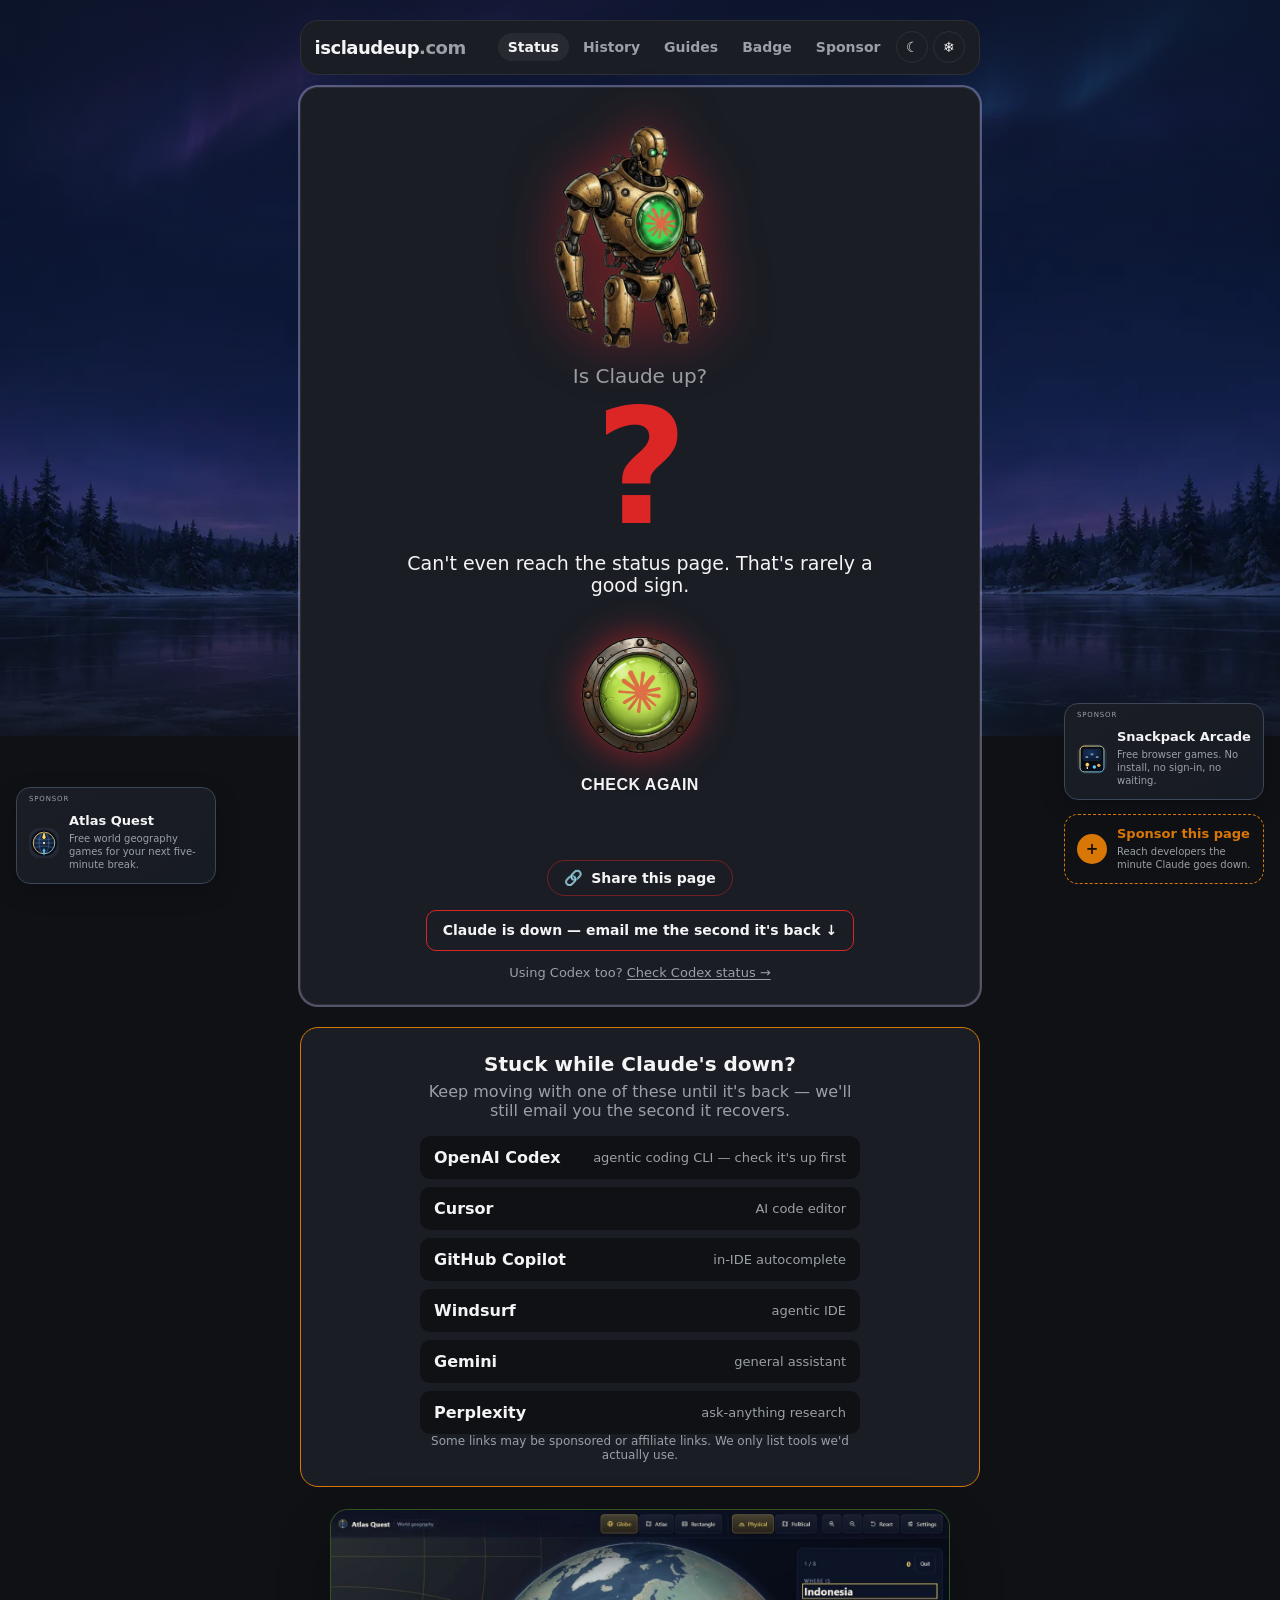
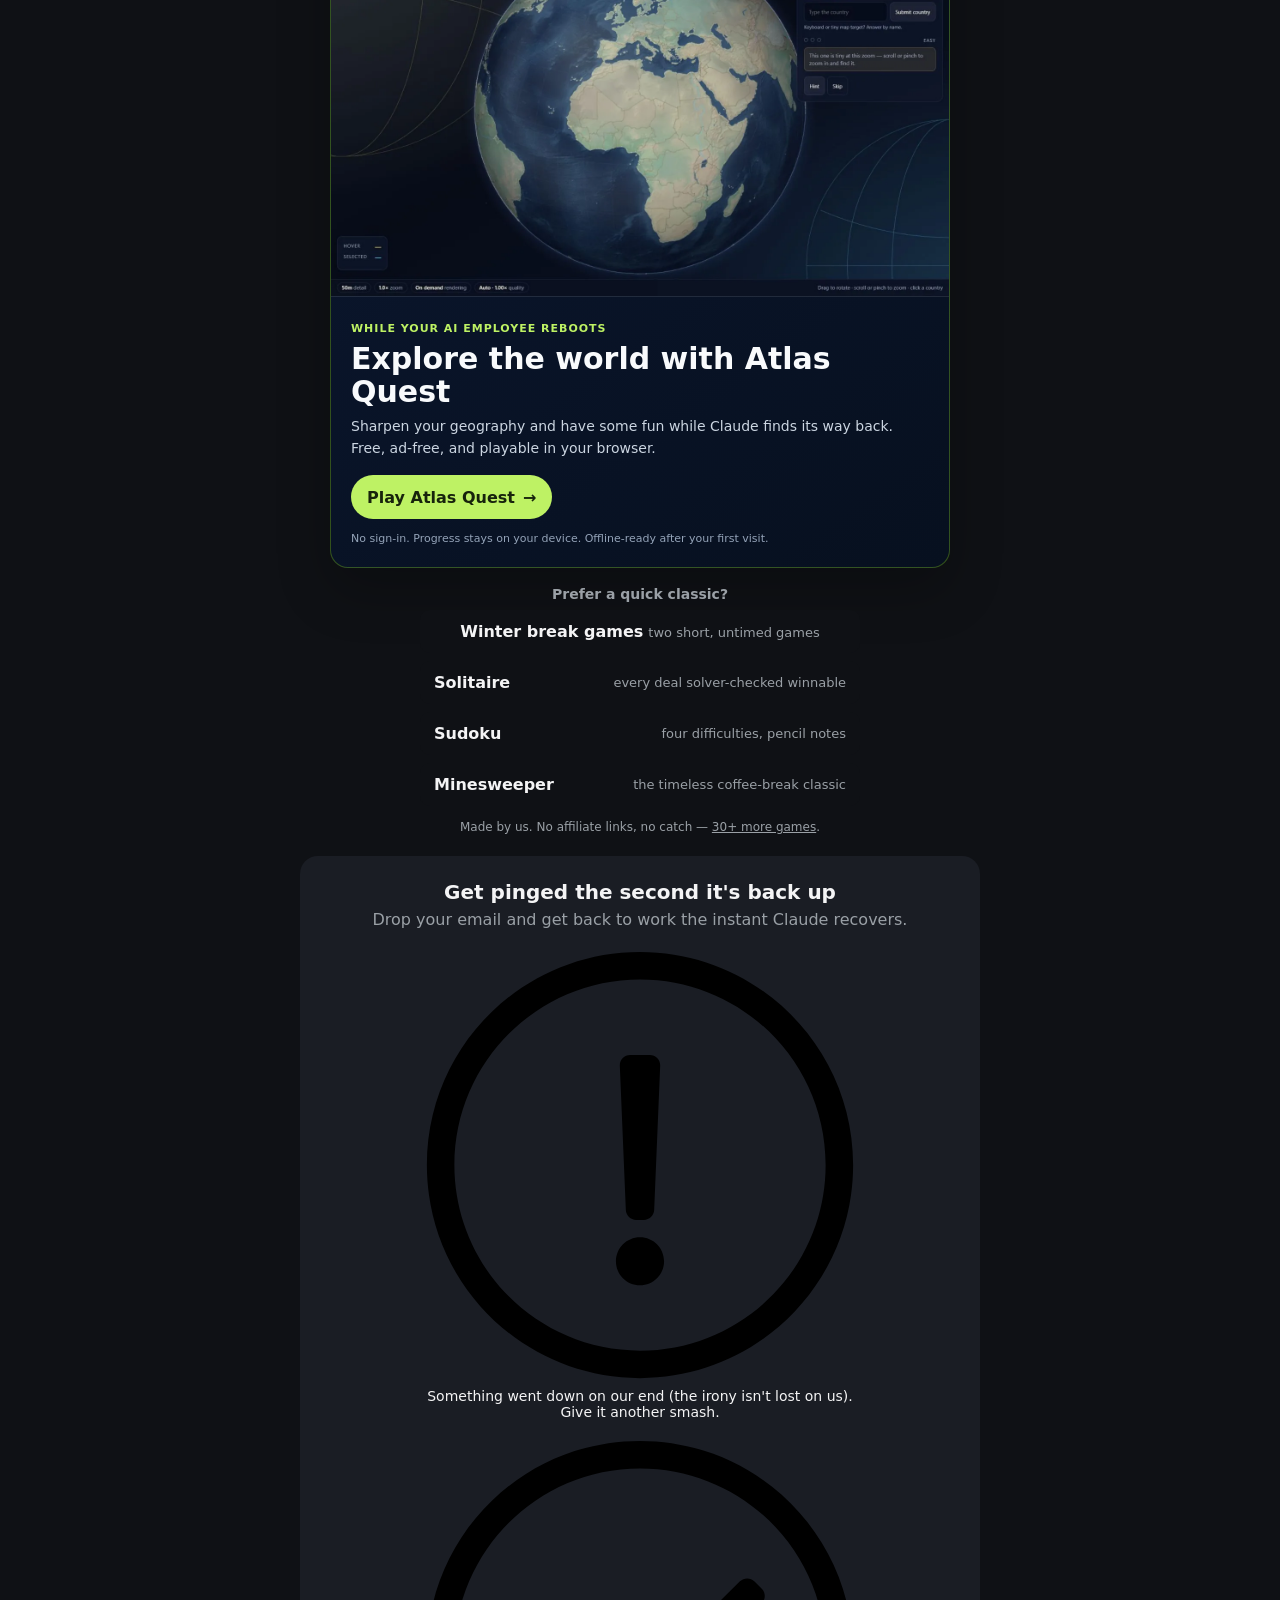
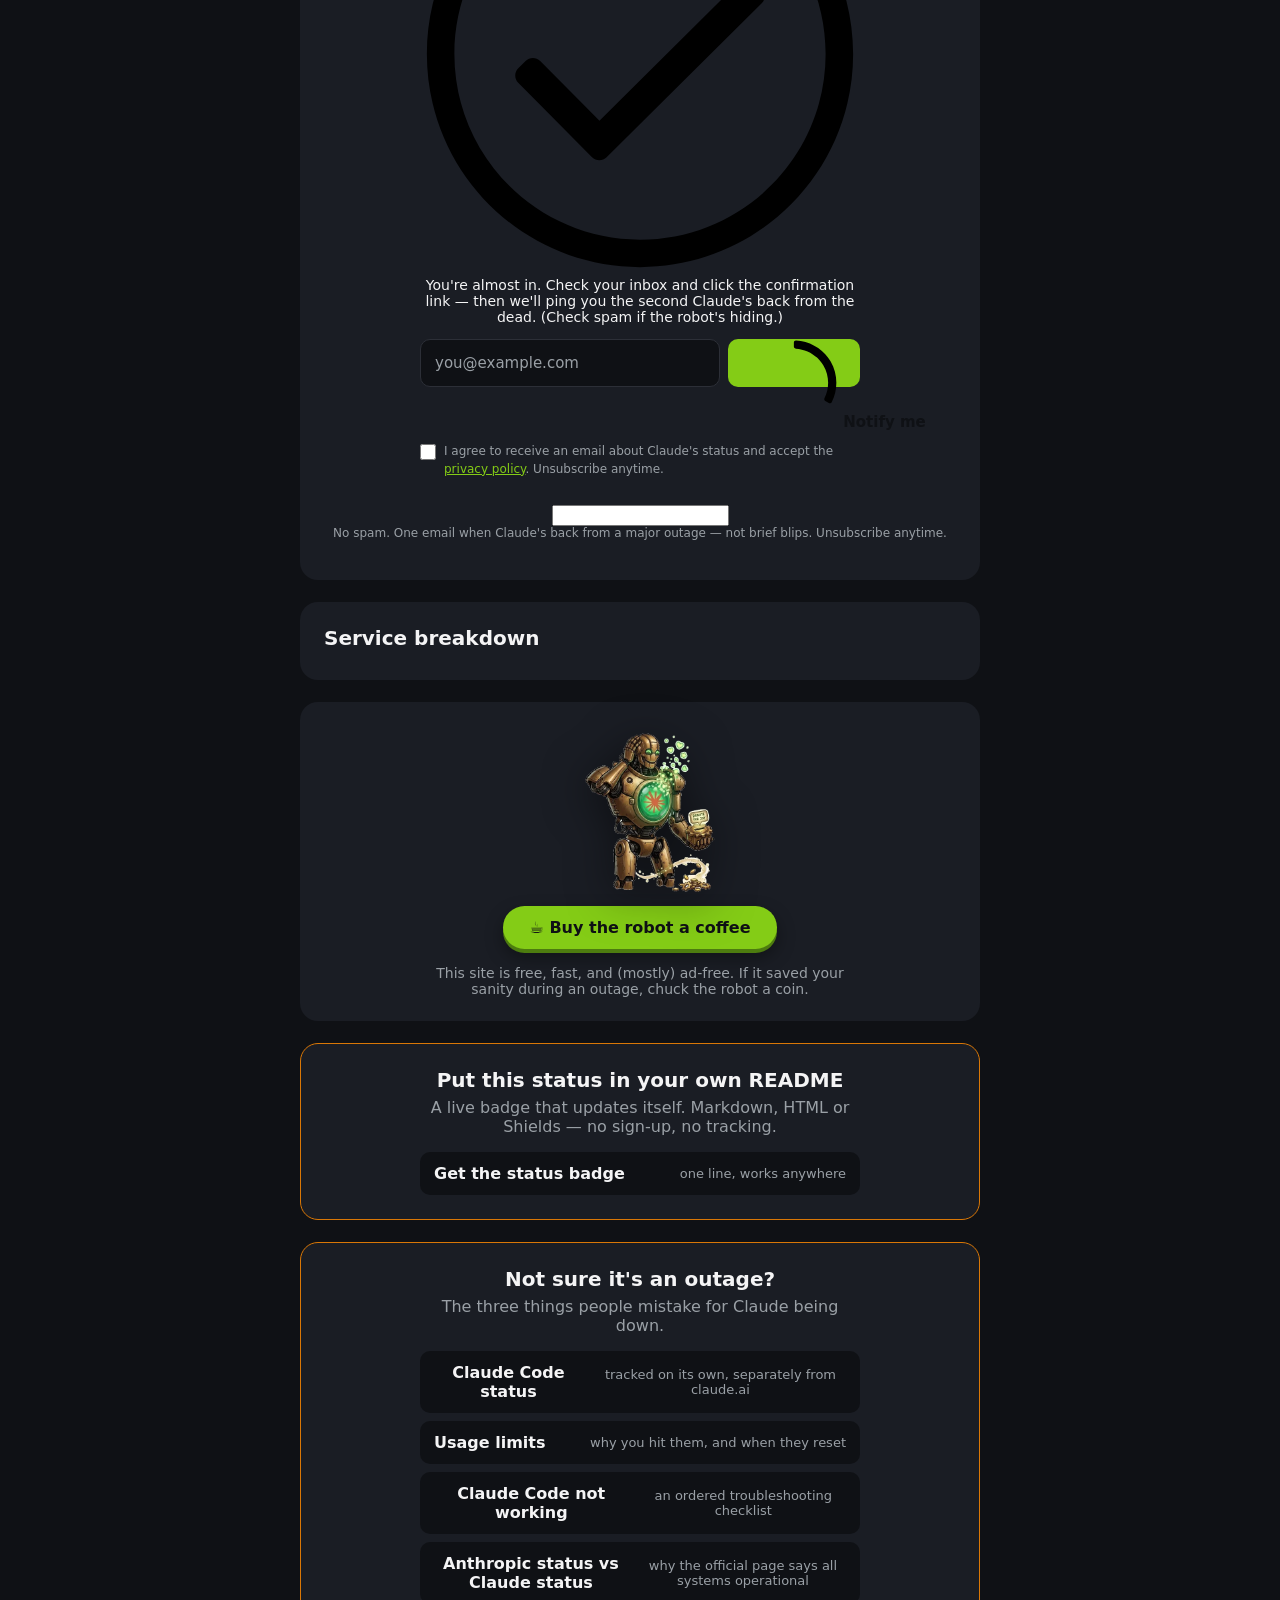
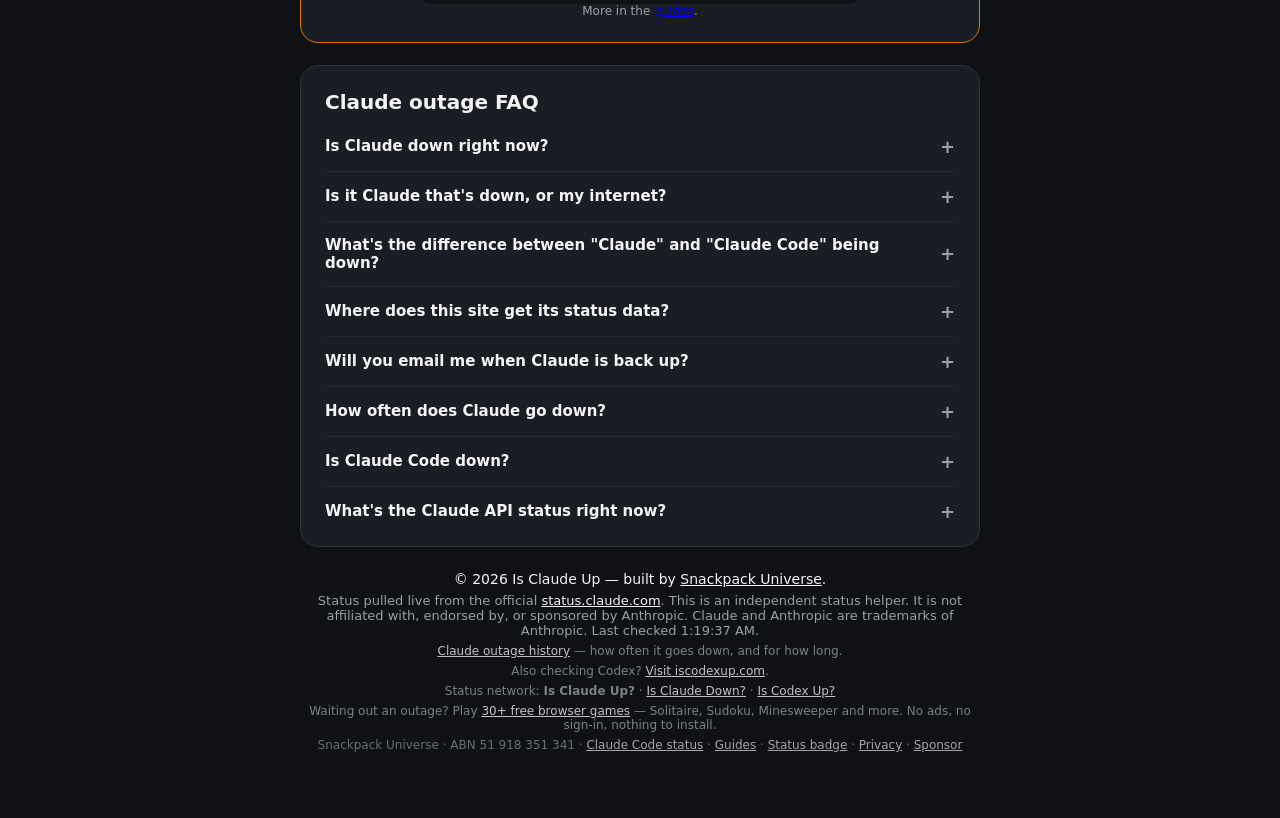
<file: index.html>
<!DOCTYPE html>
<html lang="en">
<head>
  <meta charset="UTF-8" />
  <meta name="viewport" content="width=device-width, initial-scale=1.0" />
  <!-- FORKING THIS TO ANOTHER PRODUCT (e.g. iscodexup.com)? Runtime values live in
       config.js; the static HTML swaps below are all listed in FORK.md. -->

  <!-- "right now" is in the actual query people type ("is claude down right now"), so keep it in the title. -->
  <title>Is Claude Down Right Now? — Live Claude &amp; Claude Code Status</title>
  <meta name="description" content="Live status of Claude and Claude Code. Find out instantly if Claude is down right now, and get an email the second it comes back up." />

  <!-- Google Search Console verification -->
  <meta name="google-site-verification" content="Lrd2_LMDohz1KzSacBlfW4P4rP9gFiXG7PbK3C2G09o" />

  <!-- Open Graph / social sharing (shows nicely when people paste the link during an outage) -->
  <meta property="og:title" content="Is Claude Down Right Now?" />
  <meta property="og:description" content="Live Claude &amp; Claude Code status. Get notified the second it's back up." />
  <meta property="og:type" content="website" />
  <meta property="og:url" content="https://isclaudeup.com/" />
  <meta property="og:site_name" content="Is Claude Up" />
  <!-- 1200x630 card. This is the growth loop: people paste this link into Slack/X mid-outage,
       and a large card gets clicked far more than the old 256px `summary` thumbnail. -->
  <meta property="og:image" content="https://isclaudeup.com/assets/og-card.png" />
  <meta property="og:image:width" content="1200" />
  <meta property="og:image:height" content="630" />
  <meta property="og:image:alt" content="Is Claude down right now? Live Claude and Claude Code status." />
  <meta name="twitter:card" content="summary_large_image" />
  <meta name="twitter:title" content="Is Claude Down Right Now?" />
  <meta name="twitter:description" content="Live Claude &amp; Claude Code status. Get notified the second it's back up." />
  <meta name="twitter:image" content="https://isclaudeup.com/assets/og-card.png" />
  <meta name="twitter:image:alt" content="Is Claude down right now? Live Claude and Claude Code status." />
  <meta name="theme-color" content="#0f1115" />

  <link rel="canonical" href="https://isclaudeup.com/" />
  <link rel="icon" type="image/png" href="assets/claude-logo-256.png" />

  <!-- PWA: installable on Windows (Edge/Chrome) and Android home screen -->
  <link rel="manifest" href="manifest.webmanifest" />
  <link rel="apple-touch-icon" href="assets/icon-192.png" />
  <meta name="mobile-web-app-capable" content="yes" />
  <meta name="apple-mobile-web-app-capable" content="yes" />
  <meta name="apple-mobile-web-app-status-bar-style" content="black-translucent" />
  <meta name="apple-mobile-web-app-title" content="IsClaudeUp" />

  <script type="application/ld+json">
  {
    "@context": "https://schema.org",
    "@type": "WebSite",
    "name": "Is Claude Up",
    "alternateName": "Is Claude Down?",
    "url": "https://isclaudeup.com/",
    "description": "Live status of Claude and Claude Code, pulled from Anthropic's official status feed, with email alerts the moment Claude recovers.",
    "publisher": {
      "@type": "Organization",
      "name": "SnackPack Universe",
      "url": "https://www.snackpackuniverse.com/"
    }
  }
  </script>
  <script type="application/ld+json">
  {
    "@context": "https://schema.org",
    "@type": "WebApplication",
    "name": "Is Claude Up",
    "url": "https://isclaudeup.com/",
    "applicationCategory": "DeveloperApplication",
    "operatingSystem": "Any (web browser)",
    "browserRequirements": "Requires JavaScript.",
    "description": "A live Claude status checker: reads Anthropic's official status feed every 30 seconds and shows a plain YES/NO answer, with optional email alerts when Claude recovers from an outage.",
    "offers": { "@type": "Offer", "price": "0", "priceCurrency": "USD" },
    "isAccessibleForFree": true,
    "publisher": {
      "@type": "Organization",
      "name": "SnackPack Universe",
      "url": "https://www.snackpackuniverse.com/"
    }
  }
  </script>
  <script type="application/ld+json">
  {
    "@context": "https://schema.org",
    "@type": "FAQPage",
    "mainEntity": [
      {
        "@type": "Question",
        "name": "Is Claude down right now?",
        "acceptedAnswer": {
          "@type": "Answer",
          "text": "This page checks Anthropic's official status feed live when it loads, and again every 30 seconds. If the big answer reads NO, Claude is reporting problems; YES means all systems are operational."
        }
      },
      {
        "@type": "Question",
        "name": "Is it Claude that's down, or my internet?",
        "acceptedAnswer": {
          "@type": "Answer",
          "text": "Quick checks: load another website to rule out your connection, try Claude in an incognito window or on a different network, and clear your cache. If this page shows Claude as up but it still fails for you, the problem is likely local — your network, a browser extension, or your account."
        }
      },
      {
        "@type": "Question",
        "name": "What's the difference between Claude and Claude Code being down?",
        "acceptedAnswer": {
          "@type": "Answer",
          "text": "Claude (claude.ai) is the chat app and the API; Claude Code is the command-line / agent tool for developers. They can fail independently — the API can be degraded while the website is fine, or vice versa. The service breakdown shows each component separately."
        }
      },
      {
        "@type": "Question",
        "name": "Where does this site get its status data?",
        "acceptedAnswer": {
          "@type": "Answer",
          "text": "Straight from Anthropic's official status page at status.claude.com — the same source Anthropic publishes. We don't run our own probes or guess, so what you see here matches the official report."
        }
      },
      {
        "@type": "Question",
        "name": "Will you email me when Claude is back up?",
        "acceptedAnswer": {
          "@type": "Answer",
          "text": "Yes — that's the whole point. Pop your email in the signup box and we'll send a single message the moment Claude recovers from a major outage (we skip brief blips so we're not spamming you), so you can get straight back to work."
        }
      },
      {
        "@type": "Question",
        "name": "How often does Claude go down?",
        "acceptedAnswer": {
          "@type": "Answer",
          "text": "Like any large online service, Claude is up the vast majority of the time but has the occasional incident — usually brief, and sometimes affecting only one component (a single model, or just the API). For the official history of past incidents, see status.claude.com."
        }
      },
      {
        "@type": "Question",
        "name": "Is Claude Code down?",
        "acceptedAnswer": {
          "@type": "Answer",
          "text": "Claude Code (the command-line / agent tool for developers) is tracked separately in the service breakdown above. It can be down even when claude.ai and the API are fine, so check that specific component. If this page shows Claude Code as operational but it still fails for you, the issue is likely local — your CLI version, network, or auth token."
        }
      },
      {
        "@type": "Question",
        "name": "What's the Claude API status right now?",
        "acceptedAnswer": {
          "@type": "Answer",
          "text": "The Claude API is shown as its own line in the service breakdown above, pulled live from Anthropic's official status feed. The API can be degraded independently of the claude.ai website or Claude Code, which is why developers often see failures while the chat app works fine."
        }
      }
    ]
  }
  </script>

  <!-- Preload the "up" robot + default button so the first paint is instant during a spike -->
  <link rel="preload" as="image" href="assets/robot-up.webp" />
  <link rel="preload" as="image" href="assets/smash-button.webp" />

  <!-- Brevo form base styles (loaded BEFORE style.css so our dark theme overrides win) -->
  <link rel="stylesheet" href="https://sibforms.com/forms/end-form/build/sib-styles.css" />
  <link rel="stylesheet" href="style.css" />

  <!--
    MONETIZATION (added later — email list first):
    When you have traffic + AdSense approval, paste your script here.
    A single-purpose page may be rejected by AdSense as "low value content";
    EthicalAds / Carbon Ads are friendlier to dev-audience utility sites.
    <script async src="https://pagead2.googlesyndication.com/pagead/js/adsbygoogle.js?client=ca-pub-XXXX" crossorigin="anonymous"></script>
  -->
<!-- theme:generated -->
<script>
  (function () {
    var d = document.documentElement, t = null;
    try { t = localStorage.getItem("snackpack.theme.v1"); } catch (e) {}
    if (t !== "dark" && t !== "light" && t !== "cream") {
      // Dark for everyone on a first visit, not conditional on the OS: this
      // site is designed dark and that is what it should be judged on.
      t = "dark";
    }
    d.setAttribute("data-theme", t);
    d.setAttribute("data-theme-default", "dark");
  })();
</script>
<script defer src="theme.js"></script>
<link rel="stylesheet" href="seasonal-appearance.css">
<script src="seasonal-appearance.js" data-rotation-offset="3"></script>
<!-- /theme:generated -->



</head>
<body data-state="loading">
  <main class="wrap">
    <header class="topbar">
      <span class="brand">isclaudeup<span class="dot">.com</span></span>
<!-- nav:generated -->
    <nav aria-label="Primary">
      <ul class="nav-links">
        <li><a href="index.html" aria-current="page">Status</a></li>
        <li><a href="history.html">History</a></li>
        <li><a href="guides.html">Guides</a></li>
        <li><a href="badge.html">Badge</a></li>
        <li><a href="sponsor.html">Sponsor</a></li>
      </ul>
    </nav>
<!-- /nav:generated -->



    </header>

    <!-- THE BIG TV -->
    <section class="tv" aria-live="polite">
      <div class="mascot" id="mascot">
        <!-- src swapped by script.js based on live status -->
        <img id="mascot-img" src="assets/robot-up.webp" alt="Claude status robot" width="220" height="220" />
      </div>

      <p class="question">Is Claude up?</p>
      <h1 class="verdict" id="verdict">…</h1>
      <p class="subline" id="subline">Checking the official status page…</p>

      <button class="smash" id="smash" type="button" aria-label="Check again">
        <img id="smash-img" src="assets/smash-button.webp" alt="Check again button" width="140" height="140" />
        <span class="smash-label">Check Again</span>
      </button>
      <p class="quote" id="quote"></p>

      <!-- The link gets pasted into Slack/X during outages — that's basically all our
           organic reach. Make it one tap. Native share sheet on mobile, clipboard elsewhere. -->
      <button class="share" id="share" type="button" aria-label="Share this page">
        <span class="share-icon" aria-hidden="true">🔗</span>
        <span class="share-label">Share this page</span>
      </button>


      <!-- OUTAGE EMAIL PROMPT (outage only) -- the signup form is four sections
           below this, which is fine on a calm day and wrong during an outage:
           the offer is only worth anything while the verdict reads NO. Same
           gating as .alternatives. Anchors to the one existing form; there is
           deliberately no second form and no second list. -->
      <p class="outage-capture">
        <a class="outage-capture-link" href="#signup">
          Claude is down &mdash; email me the second it's back &darr;
        </a>
      </p>

      <!-- Sister site. The .alternatives block below is hidden while Claude is up, so
           without this line the cross-link only exists in the footer on a calm day. -->
      <p class="sister">
        Using Codex too? <a href="https://iscodexup.com/">Check Codex status &rarr;</a>
      </p>
    </section>

    <!-- CONTEXTUAL BACKUP TOOLS — only shown during an outage (CSS toggles on data-state) -->
    <section class="alternatives">
      <h2>Stuck while Claude's down?</h2>
      <p>Keep moving with one of these until it's back — we'll still email you the second it recovers.</p>
      <ul class="alt-list">
        <!-- Codex goes FIRST and links to our own sister site's status check, not straight to
             OpenAI: if someone is bailing out of Claude anyway, they should at least find out
             whether the alternative is up before they switch. iscodexup mirrors this with Claude Code. -->
        <li><a href="https://iscodexup.com/" target="_blank" rel="noopener">OpenAI Codex</a> <span>agentic coding CLI — check it's up first</span></li>
        <li><a href="https://cursor.com" target="_blank" rel="sponsored noopener">Cursor</a> <span>AI code editor</span></li>
        <li><a href="https://github.com/features/copilot" target="_blank" rel="sponsored noopener">GitHub Copilot</a> <span>in-IDE autocomplete</span></li>
        <li><a href="https://windsurf.com" target="_blank" rel="sponsored noopener">Windsurf</a> <span>agentic IDE</span></li>
        <li><a href="https://gemini.google.com" target="_blank" rel="sponsored noopener">Gemini</a> <span>general assistant</span></li>
        <!-- These are honest, UNMONETIZED recommendations for now.
             None of these tools currently have a joinable affiliate program for us:
             Cursor/Copilot/Windsurf have none; Perplexity's Dub program wasn't
             available to sign up (invite-only/paused as of 2026-06). If a REPUTABLE
             program opens up, swap that tool's href for the tracking link + keep
             rel="sponsored". Do NOT add low-trust tools (e.g. AI Fiesta) just for
             commission — credibility is what makes this slot work. -->
        <li><a href="https://www.perplexity.ai" target="_blank" rel="noopener">Perplexity</a> <span>ask-anything research</span></li>
      </ul>
      <p class="alt-disclaimer">Some links may be sponsored or affiliate links. We only list tools we'd actually use.</p>
    </section>

    <!-- WAITING ROOM — outage only. Atlas is the useful, first-party feature;
         the wider arcade remains available below it. No popup and no campaign
         parameters: ordinary referrer information is sufficient. -->
    <section class="waiting-room">
      <article class="atlas-waiting-card">
        <a class="atlas-waiting-media" href="https://atlas.snackpackuniverse.com/" target="_blank" rel="noopener" aria-label="Play Atlas Quest while Claude recovers">
          <picture>
            <source srcset="assets/atlas/atlas-quest-gameplay.webp" type="image/webp">
            <img src="assets/atlas/atlas-quest-gameplay.png" alt="Atlas Quest showing its physical globe during a country-finding round." width="1440" height="900" loading="lazy" decoding="async">
          </picture>
        </a>
        <div class="atlas-waiting-copy">
          <span class="atlas-waiting-eyebrow">While your AI employee reboots</span>
          <h2>Explore the world with Atlas Quest</h2>
          <p>Sharpen your geography and have some fun while Claude finds its way back. Free, ad-free, and playable in your browser.</p>
          <a class="atlas-waiting-cta" href="https://atlas.snackpackuniverse.com/" target="_blank" rel="noopener">Play Atlas Quest <span aria-hidden="true">&rarr;</span></a>
          <small>No sign-in. Progress stays on your device. Offline-ready after your first visit.</small>
        </div>
      </article>
      <h3>Prefer a quick classic?</h3>
      <ul class="alt-list">
        <li class="winter-break"><a href="https://www.snackpackuniverse.com/winter/#play">Winter break games</a> <span>two short, untimed games</span></li>
        <li><a href="https://www.snackpackuniverse.com/play/solitaire/?utm_source=isclaudeup&amp;utm_medium=waiting-room&amp;utm_campaign=solitaire" target="_blank" rel="noopener">Solitaire</a> <span>every deal solver-checked winnable</span></li>
        <li><a href="https://www.snackpackuniverse.com/play/sudoku/?utm_source=isclaudeup&amp;utm_medium=waiting-room&amp;utm_campaign=sudoku" target="_blank" rel="noopener">Sudoku</a> <span>four difficulties, pencil notes</span></li>
        <li><a href="https://www.snackpackuniverse.com/play/minesweeper/?utm_source=isclaudeup&amp;utm_medium=waiting-room&amp;utm_campaign=minesweeper" target="_blank" rel="noopener">Minesweeper</a> <span>the timeless coffee-break classic</span></li>
      </ul>
      <p class="alt-disclaimer">Made by us. No affiliate links, no catch — <a href="https://www.snackpackuniverse.com/play/">30+ more games</a>.</p>
    </section>

    <!-- COMPANION TOOLS — pairs WITH Claude (not an outage fallback), so it shows in the calm view too.
         STAGED: keep this commented out until the Wispr Flow affiliate application is approved.
         To go live: (1) uncomment this block, (2) swap the href for the Dub/affiliate tracking
         link, keeping rel="sponsored". Until a program is live, an honest unmonetized href + plain
         rel="noopener" is fine (same approach as the Perplexity row above). Do NOT pile more tools
         in here — one genuinely-complementary pick keeps it credible. -->
    <!--
    <section class="companions">
      <h2>Pairs well with Claude</h2>
      <p>A tool we actually use alongside it day to day.</p>
      <ul class="alt-list">
        <li><a href="https://wisprflow.ai" target="_blank" rel="sponsored noopener">Wispr Flow</a> <span>voice-to-text — dictate straight into Claude</span></li>
      </ul>
      <p class="alt-disclaimer">Sponsored/affiliate link. We only list tools we'd actually use.</p>
    </section>
    -->

    <!-- NEWSLETTER (the real asset) -->
    <section class="signup" id="signup">
      <h2>Get pinged the second it's back up</h2>
      <p>Drop your email and get back to work the instant Claude recovers.</p>

      <!-- Brevo form (HTML embed, restyled to the dark theme). Logic handled by main.js at end of <body>. -->
      <div class="sib-form">
        <div id="sib-form-container" class="sib-form-container">

          <div id="error-message" class="sib-form-message-panel">
            <div class="sib-form-message-panel__text sib-form-message-panel__text--center">
              <svg viewBox="0 0 512 512" class="sib-icon sib-notification__icon">
                <path d="M256 40c118.621 0 216 96.075 216 216 0 119.291-96.61 216-216 216-119.244 0-216-96.562-216-216 0-119.203 96.602-216 216-216m0-32C119.043 8 8 119.083 8 256c0 136.997 111.043 248 248 248s248-111.003 248-248C504 119.083 392.957 8 256 8zm-11.49 120h22.979c6.823 0 12.274 5.682 11.99 12.5l-7 168c-.268 6.428-5.556 11.5-11.99 11.5h-8.979c-6.433 0-11.722-5.073-11.99-11.5l-7-168c-.283-6.818 5.167-12.5 11.99-12.5zM256 340c-15.464 0-28 12.536-28 28s12.536 28 28 28 28-12.536 28-28-12.536-28-28-28z" />
              </svg>
              <span class="sib-form-message-panel__inner-text">Something went down on our end (the irony isn't lost on us). Give it another smash.</span>
            </div>
          </div>

          <div id="success-message" class="sib-form-message-panel">
            <div class="sib-form-message-panel__text sib-form-message-panel__text--center">
              <svg viewBox="0 0 512 512" class="sib-icon sib-notification__icon">
                <path d="M256 8C119.033 8 8 119.033 8 256s111.033 248 248 248 248-111.033 248-248S392.967 8 256 8zm0 464c-118.664 0-216-96.055-216-216 0-118.663 96.055-216 216-216 118.664 0 216 96.055 216 216 0 118.663-96.055 216-216 216zm141.63-274.961L217.15 376.071c-4.705 4.667-12.303 4.637-16.97-.068l-85.878-86.572c-4.667-4.705-4.637-12.303.068-16.97l8.52-8.451c4.705-4.667 12.303-4.637 16.97.068l68.976 69.533 163.441-162.13c4.705-4.667 12.303-4.637 16.97.068l8.451 8.52c4.668 4.705 4.637 12.303-.068 16.97z" />
              </svg>
              <span class="sib-form-message-panel__inner-text">You're almost in. Check your inbox and click the confirmation link — then we'll ping you the second Claude's back from the dead. (Check spam if the robot's hiding.)</span>
            </div>
          </div>

          <div id="sib-container" class="sib-container--large sib-container--vertical">
            <form id="sib-form" method="POST"
                  action="https://c8e915bf.sibforms.com/serve/[base64]"
                  data-type="subscription">

              <div class="sib-input sib-form-block">
                <div class="form__entry entry_block">
                  <div class="form__label-row">
                    <div class="entry__field">
                      <input class="input" type="text" id="EMAIL" name="EMAIL" autocomplete="off"
                             placeholder="you@example.com" data-required="true" required />
                    </div>
                  </div>
                  <label class="entry__error entry__error--primary"></label>
                </div>
              </div>

              <div class="sib-form-block">
                <button class="sib-form-block__button sib-form-block__button-with-loader" form="sib-form" type="submit">
                  <svg class="icon clickable__icon progress-indicator__icon sib-hide-loader-icon" viewBox="0 0 512 512">
                    <path d="M460.116 373.846l-20.823-12.022c-5.541-3.199-7.54-10.159-4.663-15.874 30.137-59.886 28.343-131.652-5.386-189.946-33.641-58.394-94.896-95.833-161.827-99.676C261.028 55.961 256 50.751 256 44.352V20.309c0-6.904 5.808-12.337 12.703-11.982 83.556 4.306 160.163 50.864 202.11 123.677 42.063 72.696 44.079 162.316 6.031 236.832-3.14 6.148-10.75 8.461-16.728 5.01z" />
                  </svg>
                  Notify me
                </button>
              </div>

              <!-- GDPR consent (required) — the Brevo list has consent enabled, so this
                   field must be present and ticked. value="1" is what Brevo records. -->
              <div class="sib-optin sib-form-block" data-required="true">
                <div class="form__entry entry_mcq">
                  <label class="consent-label">
                    <input type="checkbox" value="1" id="GDPR_CONSENT" name="GDPR_CONSENT" required />
                    <span class="consent-text">I agree to receive an email about Claude's status and accept the <a href="privacy.html">privacy policy</a>. Unsubscribe anytime.</span>
                  </label>
                  <label class="entry__error entry__error--primary"></label>
                </div>
              </div>

              <!-- honeypot + locale (keep these — Brevo needs them) -->
              <input type="text" name="email_address_check" value="" class="input--hidden" />
              <input type="hidden" name="locale" value="en" />
            </form>
          </div>

        </div>
      </div>
      <p class="finehint">No spam. One email when Claude's back from a major outage — not brief blips. Unsubscribe anytime.</p>
    </section>

    <!-- LIVE COMPONENT BREAKDOWN -->
    <section class="components">
      <h2>Service breakdown</h2>
      <ul id="components"></ul>
    </section>

    <!-- SUPPORT / DONATE -->
    <section class="support-card">
      <a class="donate" href="https://buy.stripe.com/bJe3cwf8KgCnaYNaR10VO00?client_reference_id=isclaudeup"
         target="_blank" rel="noopener" aria-label="Support isclaudeup via Stripe">
        <img src="assets/donate.webp" alt="Brass robot holding a donation box with coins at its feet" width="160" height="160" loading="lazy" />
        <span class="donate-btn">☕ Buy the robot a coffee</span>
      </a>
      <p class="support-copy">
        This site is free, fast, and (mostly) ad-free. If it saved your sanity
        during an outage, chuck the robot a coin.
      </p>
    </section>

    <!-- BADGE + GUIDES — the badge is the link-earning asset (READMEs link back),
         and the guides catch the long-tail queries the one-word verdict can't. -->
    <section class="alternatives">
      <h2>Put this status in your own README</h2>
      <p>A live badge that updates itself. Markdown, HTML or Shields — no sign-up, no tracking.</p>
      <ul class="alt-list">
        <li><a href="badge.html">Get the status badge</a> <span>one line, works anywhere</span></li>
      </ul>
    </section>

    <section class="alternatives">
      <h2>Not sure it's an outage?</h2>
      <p>The three things people mistake for Claude being down.</p>
      <ul class="alt-list">
        <li><a href="claude-code-status.html">Claude Code status</a> <span>tracked on its own, separately from claude.ai</span></li>
        <li><a href="claude-rate-limits.html">Usage limits</a> <span>why you hit them, and when they reset</span></li>
        <li><a href="claude-code-not-working.html">Claude Code not working</a> <span>an ordered troubleshooting checklist</span></li>
        <li><a href="anthropic-status-vs-claude-status.html">Anthropic status vs Claude status</a> <span>why the official page says all systems operational</span></li>
      </ul>
      <p class="alt-disclaimer">More in the <a href="guides.html">guides</a>.</p>
    </section>

    <!-- FAQ — content for humans + SEO + groundwork for ad approval -->
    <section class="faq">
      <h2>Claude outage FAQ</h2>

      <details>
        <summary>Is Claude down right now?</summary>
        <p>This page checks Anthropic's official status feed live when it loads, and again every 30 seconds. If the big answer reads <strong>NO</strong>, Claude is reporting problems; <strong>YES</strong> means all systems are operational.</p>
      </details>

      <details>
        <summary>Is it Claude that's down, or my internet?</summary>
        <p>Quick checks: load another website to rule out your connection, try Claude in an incognito window or on a different network, and clear your cache. If this page shows Claude as up but it still fails for you, the problem is likely local — your network, a browser extension, or your account.</p>
      </details>

      <details>
        <summary>What's the difference between "Claude" and "Claude Code" being down?</summary>
        <p>Claude (claude.ai) is the chat app and the API; Claude Code is the command-line / agent tool for developers. They can fail independently — the API can be degraded while the website is fine, or vice versa. The service breakdown above shows each component separately.</p>
      </details>

      <details>
        <summary>Where does this site get its status data?</summary>
        <p>Straight from Anthropic's official status page at status.claude.com — the same source Anthropic publishes. We don't run our own probes or guess, so what you see here matches the official report.</p>
      </details>

      <details>
        <summary>Will you email me when Claude is back up?</summary>
        <p>Yes — that's the whole point. Pop your email in the signup box above and we'll send a single message the moment Claude recovers from a major outage (we skip brief blips so we're not spamming you), so you can get straight back to work.</p>
      </details>

      <details>
        <summary>How often does Claude go down?</summary>
        <p>Like any large online service, Claude is up the vast majority of the time but has the occasional incident — usually brief, and sometimes affecting only one component (a single model, or just the API). We keep a running <a href="history.html">Claude outage history</a> with the incident count for the last 30 and 90 days and how long each one lasted, straight from Anthropic's feed.</p>
      </details>

      <details>
        <summary>Is Claude Code down?</summary>
        <p>Claude Code — the command-line / agent tool for developers — is tracked separately in the service breakdown above. It can be down even when claude.ai and the API are fine, so check that specific component. If this page shows Claude Code as operational but it still fails for you, the issue is likely local — your CLI version, network, or auth token.</p>
      </details>

      <details>
        <summary>What's the Claude API status right now?</summary>
        <p>The Claude API is shown as its own line in the service breakdown above, pulled live from Anthropic's official status feed. The API can be degraded independently of the claude.ai website or Claude Code, which is why developers often see failures while the chat app works fine.</p>
      </details>
    </section>

    <footer class="foot">
      <p class="foot-main">
        © 2026 Is Claude Up — built by
        <a href="https://www.snackpackuniverse.com/">Snackpack Universe</a>.
      </p>
      <p>
        Status pulled live from the official
        <a href="https://status.claude.com" target="_blank" rel="noopener">status.claude.com</a>.
        This is an independent status helper. It is not affiliated with, endorsed by, or sponsored by Anthropic. Claude and Anthropic are trademarks of Anthropic.
        Last checked <span id="updated">—</span>.
      </p>
      <p class="foot-network">
        <a href="history.html">Claude outage history</a> — how often it goes down, and for how long.
      </p>
      <p class="foot-network">
        Also checking Codex? <a href="https://iscodexup.com/" target="_blank" rel="noopener">Visit iscodexup.com</a>.
      </p>
      <p class="foot-network" aria-label="SnackPack status network">
        Status network:
        <strong>Is Claude Up?</strong> ·
        <a href="https://isclaudedown.com/">Is Claude Down?</a> ·
        <a href="https://iscodexup.com/">Is Codex Up?</a>
      </p>
      <p class="foot-network">
        Waiting out an outage? Play
        <a href="https://www.snackpackuniverse.com/play/?utm_source=isclaudeup&amp;utm_medium=footer&amp;utm_campaign=arcade-hub">30+ free browser games</a>
        — Solitaire, Sudoku, Minesweeper and more. No ads, no sign-in, nothing to install.
      </p>
      <p class="foot-legal">
        Snackpack Universe · ABN 51 918 351 341 ·
        <a href="claude-code-status.html">Claude Code status</a> ·
        <a href="guides.html">Guides</a> ·
        <a href="badge.html">Status badge</a> ·
        <a href="privacy.html">Privacy</a> ·
        <a href="sponsor.html">Sponsor</a>
      </p>
    </footer>
  </main>

  <!-- config.js MUST load before script.js (script.js reads window.SITE) -->
  <script src="config.js"></script>
  <script src="script.js"></script>

  <!-- Self-contained signup handler. We deliberately do NOT load Brevo's main.js:
       it can't parse our custom dark-theme consent field, which made it misreport
       the email error and fall back to a native POST. Instead we validate inline
       (so we control the messages) and submit using Brevo's own AJAX transport:
       XMLHttpRequest + FormData to `<action>?isAjax=1`. The ?isAjax=1 flag is what
       makes Brevo actually process the signup and send the double-opt-in email —
       a plain POST without it returns 200 but is silently ignored. -->
  <script>
    (function () {
      var form = document.getElementById('sib-form');
      if (!form) return;
      var email      = document.getElementById('EMAIL');
      var consent    = document.getElementById('GDPR_CONSENT');
      var emailErr   = form.querySelector('.sib-input .entry__error');
      var consentErr = form.querySelector('.sib-optin .entry__error');
      var errorPanel = document.getElementById('error-message');
      var okPanel    = document.getElementById('success-message');
      var errorInner = errorPanel && errorPanel.querySelector('.sib-form-message-panel__inner-text');
      var DEFAULT_ERROR = errorInner ? errorInner.textContent : '';

      var MSG_EMAIL_REQUIRED   = "Can't email the void. Pop your email address in first.";
      var MSG_EMAIL_INVALID    = "That email looks about as broken as Claude right now. Double-check the format and try again.";
      var MSG_CONSENT_REQUIRED = "Please tick the box to proceed.";
      var EMAIL_RE = /^[^\s@]+@[^\s@]+\.[^\s@]+$/;

      form.setAttribute('novalidate', 'novalidate'); // we validate ourselves

      function setErr(el, msg) { if (el) { el.textContent = msg || ''; el.style.display = msg ? 'block' : 'none'; } }
      function hidePanels() { if (errorPanel) errorPanel.style.display = 'none'; if (okPanel) okPanel.style.display = 'none'; }
      function showSuccess() { hidePanels(); if (okPanel) { okPanel.style.display = 'block'; okPanel.scrollIntoView({ behavior: 'smooth', block: 'center' }); } form.reset(); }
      function brevoErrorText(res) {
        if (!res) return '';
        if (typeof res.message === 'string' && res.message) return res.message;
        if (res.errors) {
          try {
            if (typeof res.errors === 'string') return res.errors;
            var parts = [];
            if (Array.isArray(res.errors)) res.errors.forEach(function (e) { parts.push(typeof e === 'string' ? e : (e.message || JSON.stringify(e))); });
            else Object.keys(res.errors).forEach(function (k) { parts.push(res.errors[k]); });
            return parts.join(' ');
          } catch (e) {}
        }
        return '';
      }
      function showError(res) {
        if (errorInner) errorInner.textContent = brevoErrorText(res) || DEFAULT_ERROR;
        hidePanels();
        if (errorPanel) { errorPanel.style.display = 'block'; errorPanel.scrollIntoView({ behavior: 'smooth', block: 'center' }); }
      }

      form.addEventListener('submit', function (ev) {
        ev.preventDefault();
        setErr(emailErr, ''); setErr(consentErr, ''); hidePanels();
        var val = (email && email.value || '').trim();
        if (!val)                        { setErr(emailErr, MSG_EMAIL_REQUIRED); email.focus(); return; }
        if (!EMAIL_RE.test(val))         { setErr(emailErr, MSG_EMAIL_INVALID);  email.focus(); return; }
        if (consent && !consent.checked) { setErr(consentErr, MSG_CONSENT_REQUIRED); consent.focus(); return; }

        // Submit exactly the way Brevo's own script does.
        var data = new FormData(form);
        var xhr = new XMLHttpRequest();
        xhr.addEventListener('load', function () {
          var res = null; try { res = JSON.parse(xhr.response); } catch (e) {}
          if (xhr.status >= 200 && xhr.status < 300 && !(res && res.errors)) showSuccess();
          else showError(res);
        });
        xhr.addEventListener('error', function () { console.error('[signup] network error reaching Brevo'); showError(null); });
        xhr.open('POST', form.getAttribute('action') + '?isAjax=1');
        xhr.send(data);
      });
    })();
  </script>

  <!-- Sponsor rails. Fixed to the bottom corners, shown only when the viewport is
       wide enough to fit them beside the 720px content column (see style.css).
       Rendered from window.SITE.sponsors by rails.js; last in the DOM so they
       come last in tab order. -->
  <aside class="rail rail--left" data-rail="left" aria-label="Sponsors" hidden></aside>
  <aside class="rail rail--right" data-rail="right" aria-label="Sponsors"></aside>
  <script defer src="rails.js"></script>

  <!-- Cloudflare Web Analytics — privacy-friendly, cookieless (no consent banner needed) -->
  <script defer src="https://static.cloudflareinsights.com/beacon.min.js"
          data-cf-beacon='{"token": "5e067ff5a134468eba0a5da3f6006a71"}'></script>

  <!-- PWA: register the service worker so the site is installable / works offline -->
  <script>
    if ("serviceWorker" in navigator) {
      window.addEventListener("load", () => navigator.serviceWorker.register("sw.js").catch(() => {}));
    }
  </script>
</body>
</html>
</file>
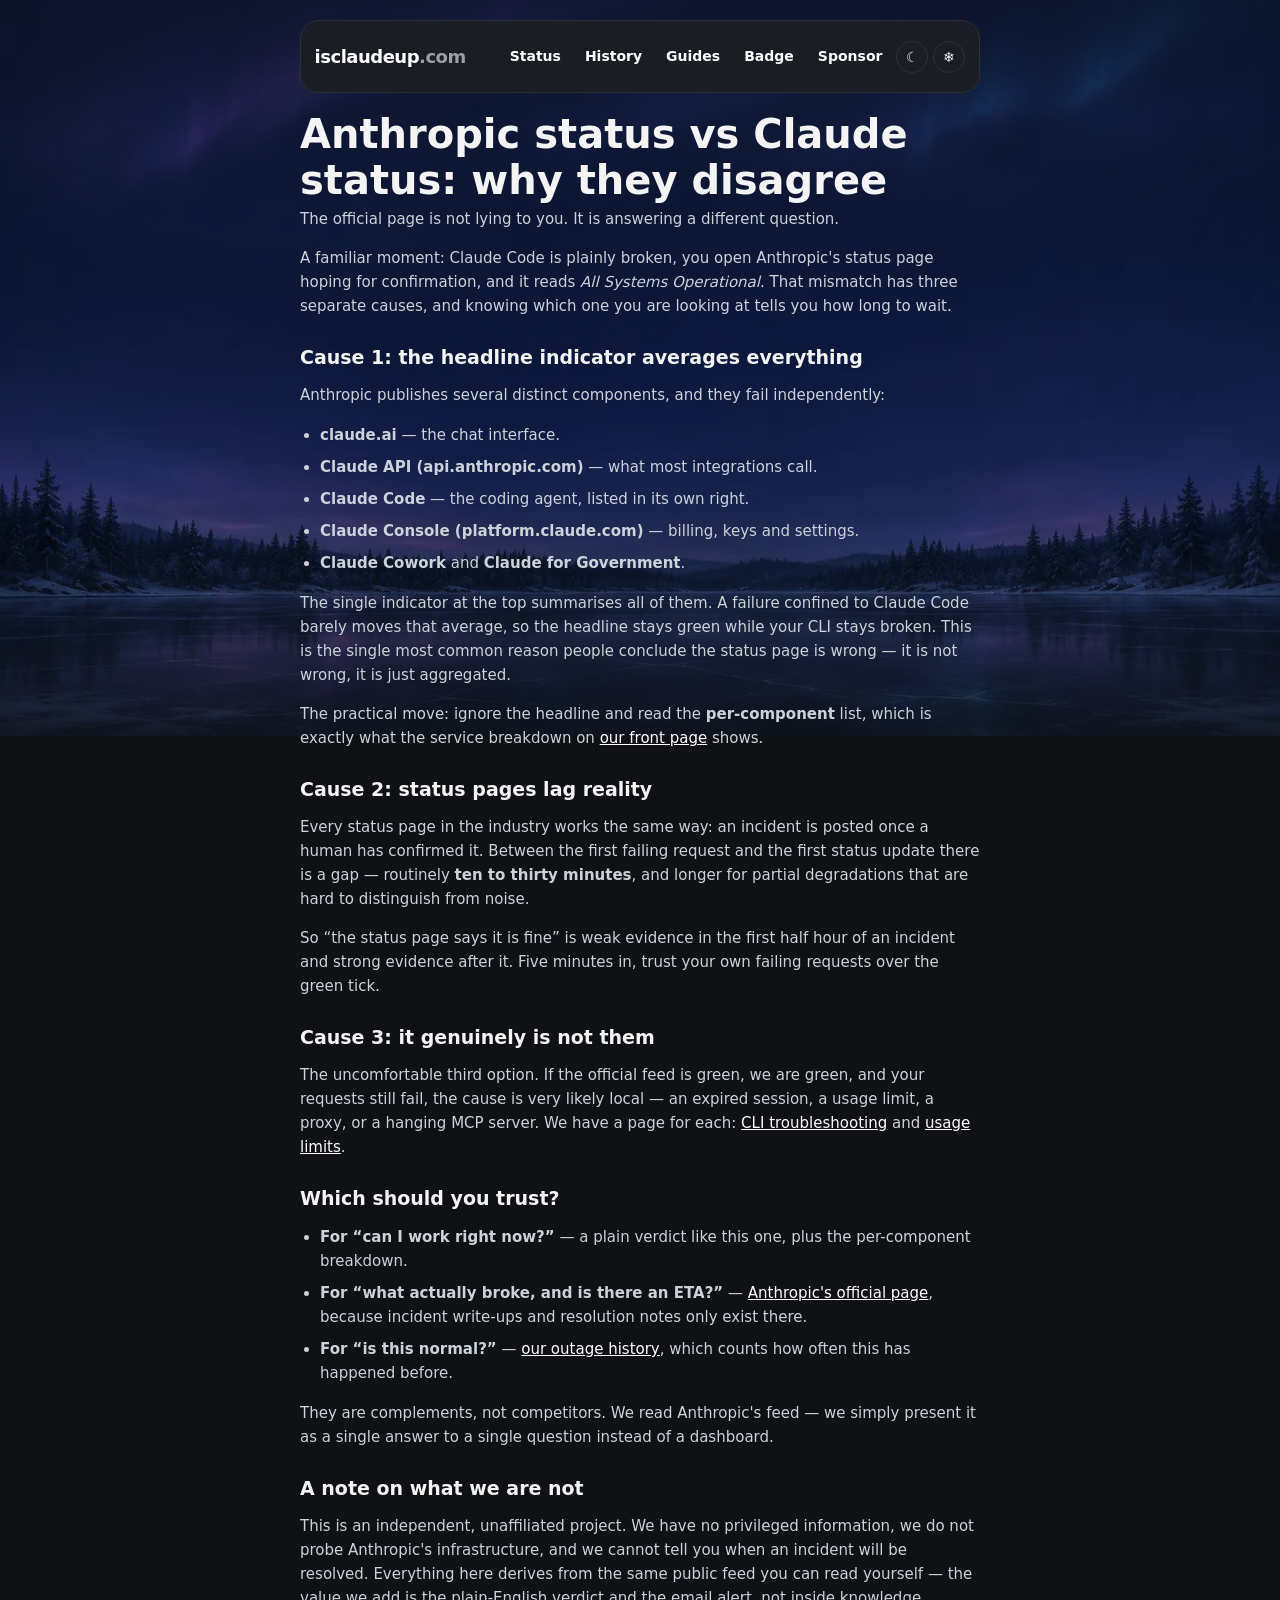
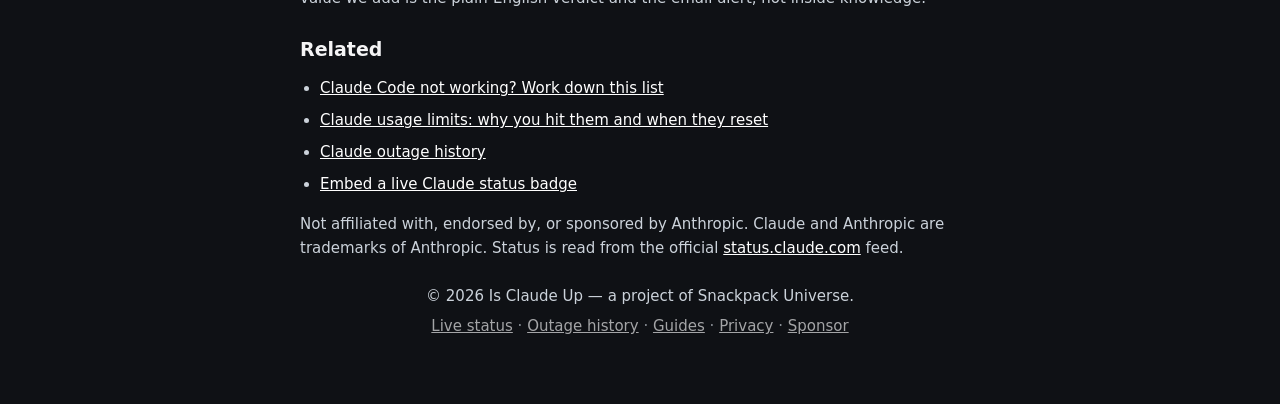
<file: anthropic-status-vs-claude-status.html>
<!DOCTYPE html>
<html lang="en">
<head>
  <meta charset="UTF-8" />
  <meta name="viewport" content="width=device-width, initial-scale=1.0" />
  <title>Anthropic Status vs Claude Status: Why They Disagree</title>
  <meta name="description" content="Anthropic's status page says all systems operational but Claude Code is clearly broken. Here is why the two disagree, and which one to trust when they do." />
  <meta name="robots" content="all" />
  <link rel="canonical" href="https://isclaudeup.com/anthropic-status-vs-claude-status.html" />
  <link rel="icon" type="image/png" href="assets/favicon.png" />
  <link rel="stylesheet" href="style.css" />

  <meta property="og:title" content="Anthropic Status vs Claude Status: Why They Disagree" />
  <meta property="og:description" content="Why the official status page can say operational while Claude Code is clearly broken." />
  <meta property="og:type" content="article" />
  <meta property="og:url" content="https://isclaudeup.com/anthropic-status-vs-claude-status.html" />
  <meta property="og:image" content="https://isclaudeup.com/assets/og-anthropic-status-vs-claude-status.png" />
  <meta name="twitter:card" content="summary_large_image" />
  <meta name="twitter:image" content="https://isclaudeup.com/assets/og-anthropic-status-vs-claude-status.png" />

  <script type="application/ld+json">
  {
    "@context": "https://schema.org",
    "@type": "FAQPage",
    "mainEntity": [
      {
        "@type": "Question",
        "name": "Why does Anthropic's status page say all systems operational when Claude Code is down?",
        "acceptedAnswer": {
          "@type": "Answer",
          "text": "Anthropic publishes several separate components — claude.ai, the Claude API, Claude Console, Claude Code and others — and the headline indicator summarises all of them at once. A failure confined to Claude Code can leave the overall indicator green. Status pages are also updated by humans once an incident is confirmed, which lags the first user reports by minutes to half an hour."
        }
      },
      {
        "@type": "Question",
        "name": "Can Claude Code be down while claude.ai works fine?",
        "acceptedAnswer": {
          "@type": "Answer",
          "text": "Yes, and it happens regularly. They are listed as separate components for exactly that reason. The chat interface working is not evidence that the CLI or API is healthy, and vice versa."
        }
      }
    ]
  }
  </script>
<!-- theme:generated -->
<script>
  (function () {
    var d = document.documentElement, t = null;
    try { t = localStorage.getItem("snackpack.theme.v1"); } catch (e) {}
    if (t !== "dark" && t !== "light" && t !== "cream") {
      // Dark for everyone on a first visit, not conditional on the OS: this
      // site is designed dark and that is what it should be judged on.
      t = "dark";
    }
    d.setAttribute("data-theme", t);
    d.setAttribute("data-theme-default", "dark");
  })();
</script>
<script defer src="theme.js"></script>
<link rel="stylesheet" href="seasonal-appearance.css">
<script src="seasonal-appearance.js" data-rotation-offset="3"></script>
<!-- /theme:generated -->

</head>
<body data-state="up">
  <main class="wrap legal">
    <header class="topbar">
      <a class="brand" href="/">isclaudeup<span class="dot">.com</span></a>
<!-- nav:generated -->
    <nav aria-label="Primary">
      <ul class="nav-links">
        <li><a href="index.html">Status</a></li>
        <li><a href="history.html">History</a></li>
        <li><a href="guides.html">Guides</a></li>
        <li><a href="badge.html">Badge</a></li>
        <li><a href="sponsor.html">Sponsor</a></li>
      </ul>
    </nav>
<!-- /nav:generated -->

    </header>

    <h1>Anthropic status vs Claude status: why they disagree</h1>
    <p class="legal-updated">The official page is not lying to you. It is answering a different question.</p>

    <p>
      A familiar moment: Claude Code is plainly broken, you open Anthropic's status page hoping
      for confirmation, and it reads <em>All Systems Operational</em>. That mismatch has three
      separate causes, and knowing which one you are looking at tells you how long to wait.
    </p>

    <h2>Cause 1: the headline indicator averages everything</h2>
    <p>
      Anthropic publishes several distinct components, and they fail independently:
    </p>
    <ul>
      <li><strong>claude.ai</strong> &mdash; the chat interface.</li>
      <li><strong>Claude API (api.anthropic.com)</strong> &mdash; what most integrations call.</li>
      <li><strong>Claude Code</strong> &mdash; the coding agent, listed in its own right.</li>
      <li><strong>Claude Console (platform.claude.com)</strong> &mdash; billing, keys and settings.</li>
      <li><strong>Claude Cowork</strong> and <strong>Claude for Government</strong>.</li>
    </ul>
    <p>
      The single indicator at the top summarises all of them. A failure confined to Claude Code
      barely moves that average, so the headline stays green while your CLI stays broken. This is
      the single most common reason people conclude the status page is wrong &mdash; it is not
      wrong, it is just aggregated.
    </p>
    <p>
      The practical move: ignore the headline and read the <strong>per-component</strong> list,
      which is exactly what the service breakdown on <a href="/">our front page</a> shows.
    </p>

    <h2>Cause 2: status pages lag reality</h2>
    <p>
      Every status page in the industry works the same way: an incident is posted once a human has
      confirmed it. Between the first failing request and the first status update there is a gap
      &mdash; routinely <strong>ten to thirty minutes</strong>, and longer for partial
      degradations that are hard to distinguish from noise.
    </p>
    <p>
      So &ldquo;the status page says it is fine&rdquo; is weak evidence in the first half hour of
      an incident and strong evidence after it. Five minutes in, trust your own failing requests
      over the green tick.
    </p>

    <h2>Cause 3: it genuinely is not them</h2>
    <p>
      The uncomfortable third option. If the official feed is green, we are green, and your
      requests still fail, the cause is very likely local &mdash; an expired session, a usage
      limit, a proxy, or a hanging MCP server. We have a page for each:
      <a href="claude-code-not-working.html">CLI troubleshooting</a> and
      <a href="claude-rate-limits.html">usage limits</a>.
    </p>

    <h2>Which should you trust?</h2>
    <ul>
      <li><strong>For &ldquo;can I work right now?&rdquo;</strong> &mdash; a plain verdict like this one, plus the per-component breakdown.</li>
      <li><strong>For &ldquo;what actually broke, and is there an ETA?&rdquo;</strong> &mdash; <a href="https://status.claude.com" target="_blank" rel="noopener">Anthropic's official page</a>, because incident write-ups and resolution notes only exist there.</li>
      <li><strong>For &ldquo;is this normal?&rdquo;</strong> &mdash; <a href="history.html">our outage history</a>, which counts how often this has happened before.</li>
    </ul>
    <p>
      They are complements, not competitors. We read Anthropic's feed &mdash; we simply present it
      as a single answer to a single question instead of a dashboard.
    </p>

    <h2>A note on what we are not</h2>
    <p>
      This is an independent, unaffiliated project. We have no privileged information, we do not
      probe Anthropic's infrastructure, and we cannot tell you when an incident will be resolved.
      Everything here derives from the same public feed you can read yourself &mdash; the value we
      add is the plain-English verdict and the email alert, not inside knowledge.
    </p>

    <h2>Related</h2>
    <ul>
      <li><a href="claude-code-not-working.html">Claude Code not working? Work down this list</a></li>
      <li><a href="claude-rate-limits.html">Claude usage limits: why you hit them and when they reset</a></li>
      <li><a href="history.html">Claude outage history</a></li>
      <li><a href="badge.html">Embed a live Claude status badge</a></li>
    </ul>

    <p class="badge-note">
      Not affiliated with, endorsed by, or sponsored by Anthropic. Claude and Anthropic are
      trademarks of Anthropic. Status is read from the official
      <a href="https://status.claude.com" target="_blank" rel="noopener">status.claude.com</a> feed.
    </p>

    <footer class="foot">
      <p class="foot-main">&copy; 2026 Is Claude Up &mdash; a project of Snackpack Universe.</p>
      <p class="foot-legal">
        <a href="/">Live status</a> &middot; <a href="history.html">Outage history</a> &middot;
        <a href="guides.html">Guides</a> &middot;
        <a href="privacy.html">Privacy</a> &middot; <a href="sponsor.html">Sponsor</a>
      </p>
    </footer>
  </main>

<!-- Cloudflare Web Analytics -->
<script defer src="https://static.cloudflareinsights.com/beacon.min.js"
        data-cf-beacon='{"token": "5e067ff5a134468eba0a5da3f6006a71"}'></script>
<!-- End Cloudflare Web Analytics -->
</body>
</html>
</file>
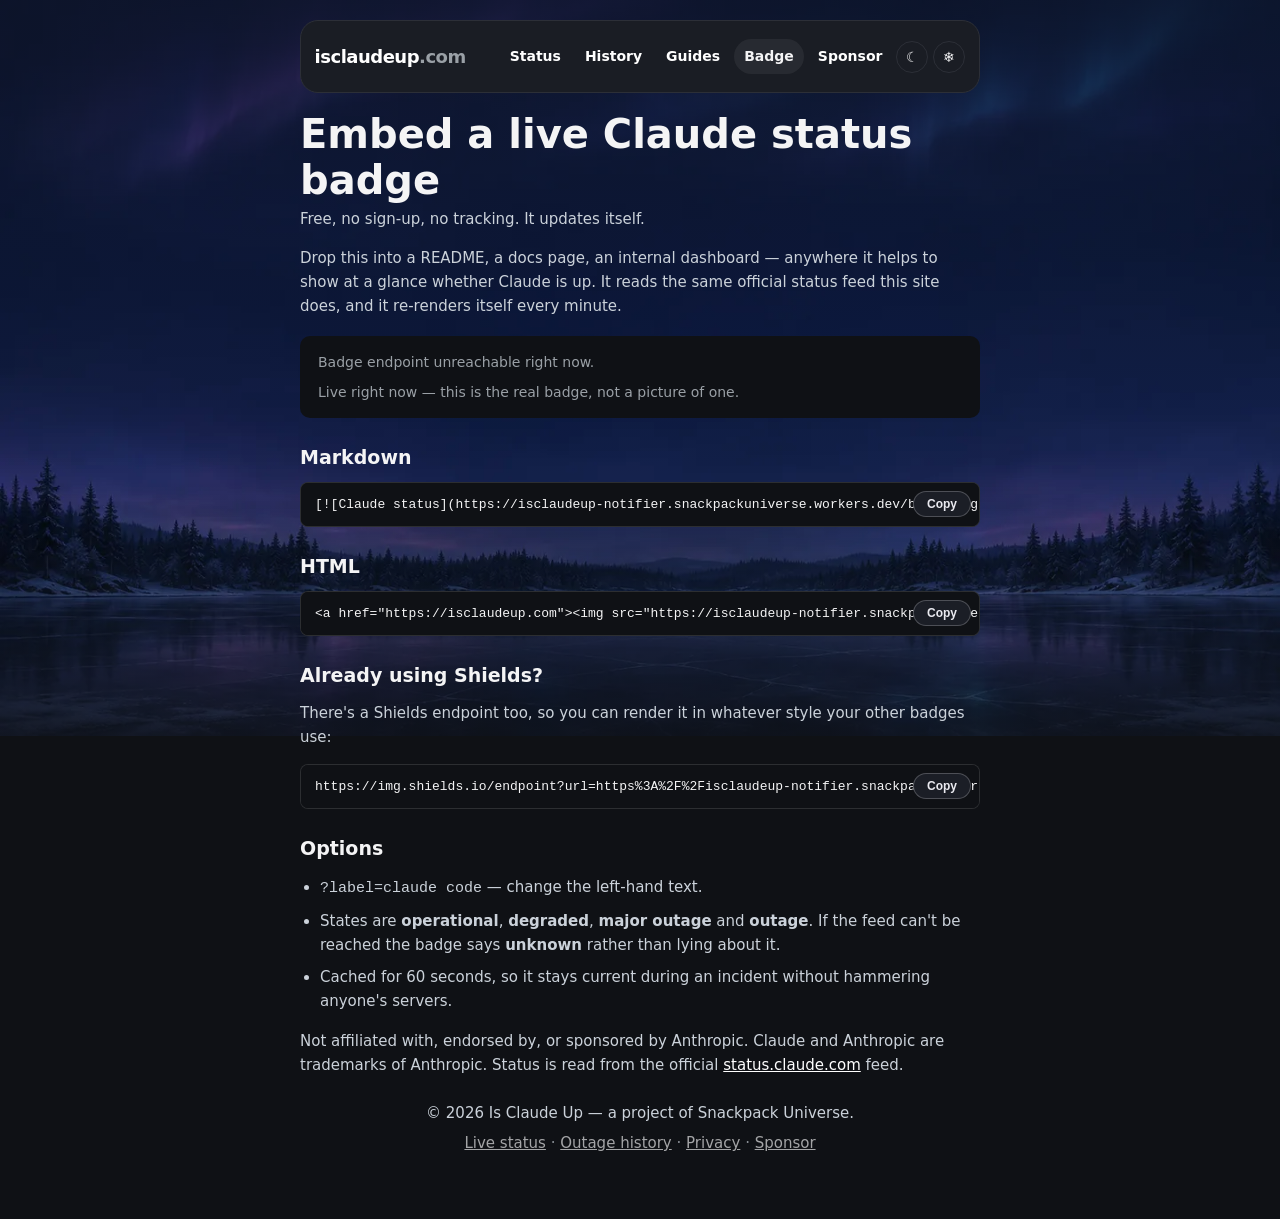
<file: badge.html>
<!DOCTYPE html>
<html lang="en">
<head>
  <meta charset="UTF-8" />
  <meta name="viewport" content="width=device-width, initial-scale=1.0" />
  <title>Status Badge — Is Claude Up</title>
  <meta name="description" content="A live Claude status badge you can embed in a README, docs page or dashboard. Free, no sign-up, updates itself." />
  <meta name="robots" content="all" />
  <link rel="canonical" href="https://isclaudeup.com/badge.html" />
  <link rel="icon" type="image/png" href="assets/claude-logo-256.png" />
  <link rel="stylesheet" href="style.css" />
  <style>
    .badge-demo { display: flex; align-items: center; gap: 14px; flex-wrap: wrap; padding: 18px; background: #0f1115; border-radius: 10px; margin: 18px 0; }
    .snippet { position: relative; margin: 14px 0 22px; }
    .snippet pre { background: #0f1115; border: 1px solid rgba(255,255,255,.12); border-radius: 8px; padding: 14px 92px 14px 14px; overflow-x: auto; margin: 0; }
    .snippet code { font-family: ui-monospace, "SF Mono", Consolas, monospace; font-size: 13px; white-space: pre; }
    .snippet button { position: absolute; top: 9px; right: 9px; border: 1px solid rgba(255,255,255,.22); background: #1b1e26; color: #eaeaf0; border-radius: 999px; padding: 5px 13px; font-size: 12px; font-weight: 700; cursor: pointer; }
    .snippet button:hover { background: #262a34; }
    .snippet button:focus-visible { outline: 2px solid #7c5cff; outline-offset: 2px; }
    .badge-note { color: var(--muted, #a8a8b8); font-size: 14px; }
  </style>
<!-- theme:generated -->
<script>
  (function () {
    var d = document.documentElement, t = null;
    try { t = localStorage.getItem("snackpack.theme.v1"); } catch (e) {}
    if (t !== "dark" && t !== "light" && t !== "cream") {
      // Dark for everyone on a first visit, not conditional on the OS: this
      // site is designed dark and that is what it should be judged on.
      t = "dark";
    }
    d.setAttribute("data-theme", t);
    d.setAttribute("data-theme-default", "dark");
  })();
</script>
<script defer src="theme.js"></script>
<link rel="stylesheet" href="seasonal-appearance.css">
<script src="seasonal-appearance.js" data-rotation-offset="3"></script>
<!-- /theme:generated -->

</head>
<body data-state="up">
  <main class="wrap legal">
    <header class="topbar">
      <a class="brand" href="/">isclaudeup<span class="dot">.com</span></a>
<!-- nav:generated -->
    <nav aria-label="Primary">
      <ul class="nav-links">
        <li><a href="index.html">Status</a></li>
        <li><a href="history.html">History</a></li>
        <li><a href="guides.html">Guides</a></li>
        <li><a href="badge.html" aria-current="page">Badge</a></li>
        <li><a href="sponsor.html">Sponsor</a></li>
      </ul>
    </nav>
<!-- /nav:generated -->

    </header>

    <h1>Embed a live Claude status badge</h1>
    <p class="legal-updated">Free, no sign-up, no tracking. It updates itself.</p>

    <p>
      Drop this into a README, a docs page, an internal dashboard — anywhere it helps to
      show at a glance whether Claude is up. It reads the same official status feed this
      site does, and it re-renders itself every minute.
    </p>

    <div class="badge-demo">
      <img id="badge-live" src="" alt="Claude status badge" width="131" height="20" />
      <span class="badge-note">Live right now — this is the real badge, not a picture of one.</span>
    </div>

    <h2>Markdown</h2>
    <div class="snippet">
      <pre><code id="snip-md"></code></pre>
      <button type="button" data-copy="snip-md">Copy</button>
    </div>

    <h2>HTML</h2>
    <div class="snippet">
      <pre><code id="snip-html"></code></pre>
      <button type="button" data-copy="snip-html">Copy</button>
    </div>

    <h2>Already using Shields?</h2>
    <p>
      There's a Shields endpoint too, so you can render it in whatever style your other
      badges use:
    </p>
    <div class="snippet">
      <pre><code id="snip-shields"></code></pre>
      <button type="button" data-copy="snip-shields">Copy</button>
    </div>

    <h2>Options</h2>
    <ul>
      <li><code>?label=claude code</code> — change the left-hand text.</li>
      <li>States are <strong>operational</strong>, <strong>degraded</strong>,
        <strong>major outage</strong> and <strong>outage</strong>. If the feed can't be
        reached the badge says <strong>unknown</strong> rather than lying about it.</li>
      <li>Cached for 60 seconds, so it stays current during an incident without hammering
        anyone's servers.</li>
    </ul>

    <p class="badge-note">
      Not affiliated with, endorsed by, or sponsored by Anthropic. Claude and Anthropic are
      trademarks of Anthropic. Status is read from the official
      <a href="https://status.claude.com" target="_blank" rel="noopener">status.claude.com</a> feed.
    </p>

    <footer class="foot">
      <p class="foot-main">© 2026 Is Claude Up — a project of Snackpack Universe.</p>
      <p class="foot-legal">
        <a href="/">Live status</a> · <a href="history.html">Outage history</a> ·
        <a href="privacy.html">Privacy</a> · <a href="sponsor.html">Sponsor</a>
      </p>
    </footer>
  </main>

<script>
(function () {
  // The notifier Worker serves /badge.svg. isclaudeup.com is on GitHub Pages
  // and Cloudflare is analytics-only (it does not proxy this domain), so the
  // badge cannot live at isclaudeup.com/badge.svg without moving DNS to
  // Cloudflare — hence the workers.dev origin. Deployed 2026-08-13.
  var BADGE_ORIGIN = "https://isclaudeup-notifier.snackpackuniverse.workers.dev";

  var svg = BADGE_ORIGIN + "/badge.svg";
  var site = "https://isclaudeup.com";

  // Until BADGE_ORIGIN is filled in, show an honest "not live yet" state rather
  // than a broken image and copy buttons that hand out a placeholder URL.
  if (BADGE_ORIGIN.indexOf("YOUR-SUBDOMAIN") !== -1) {
    document.body.classList.add("badge-unconfigured");
    var demo = document.querySelector(".badge-demo");
    demo.innerHTML = '<span class="badge-note">The badge endpoint isn\'t live yet &mdash; check back shortly.</span>';
    document.querySelectorAll(".snippet, h2").forEach(function (el) { el.hidden = true; });
    return;
  }

  document.getElementById("badge-live").src = svg;
  // A dead endpoint should say so, not leave a broken-image icon on the page.
  document.getElementById("badge-live").addEventListener("error", function () {
    this.replaceWith(Object.assign(document.createElement("span"), {
      className: "badge-note",
      textContent: "Badge endpoint unreachable right now.",
    }));
  });

  var snippets = {
    "snip-md": "[![Claude status](" + svg + ")](" + site + ")",
    "snip-html": '<a href="' + site + '"><img src="' + svg + '" alt="Claude status"></a>',
    "snip-shields": "https://img.shields.io/endpoint?url=" + encodeURIComponent(BADGE_ORIGIN + "/badge.json")
  };
  Object.keys(snippets).forEach(function (id) {
    document.getElementById(id).textContent = snippets[id];
  });

  document.querySelectorAll("[data-copy]").forEach(function (btn) {
    btn.addEventListener("click", function () {
      var text = document.getElementById(btn.getAttribute("data-copy")).textContent;
      navigator.clipboard.writeText(text).then(function () {
        var was = btn.textContent;
        btn.textContent = "Copied";
        setTimeout(function () { btn.textContent = was; }, 1600);
      }).catch(function () {
        btn.textContent = "Press Ctrl+C";
      });
    });
  });
})();
</script>

<!-- Cloudflare Web Analytics -->
<script defer src="https://static.cloudflareinsights.com/beacon.min.js"
        data-cf-beacon='{"token": "5e067ff5a134468eba0a5da3f6006a71"}'></script>
<!-- End Cloudflare Web Analytics -->
</body>
</html>
</file>
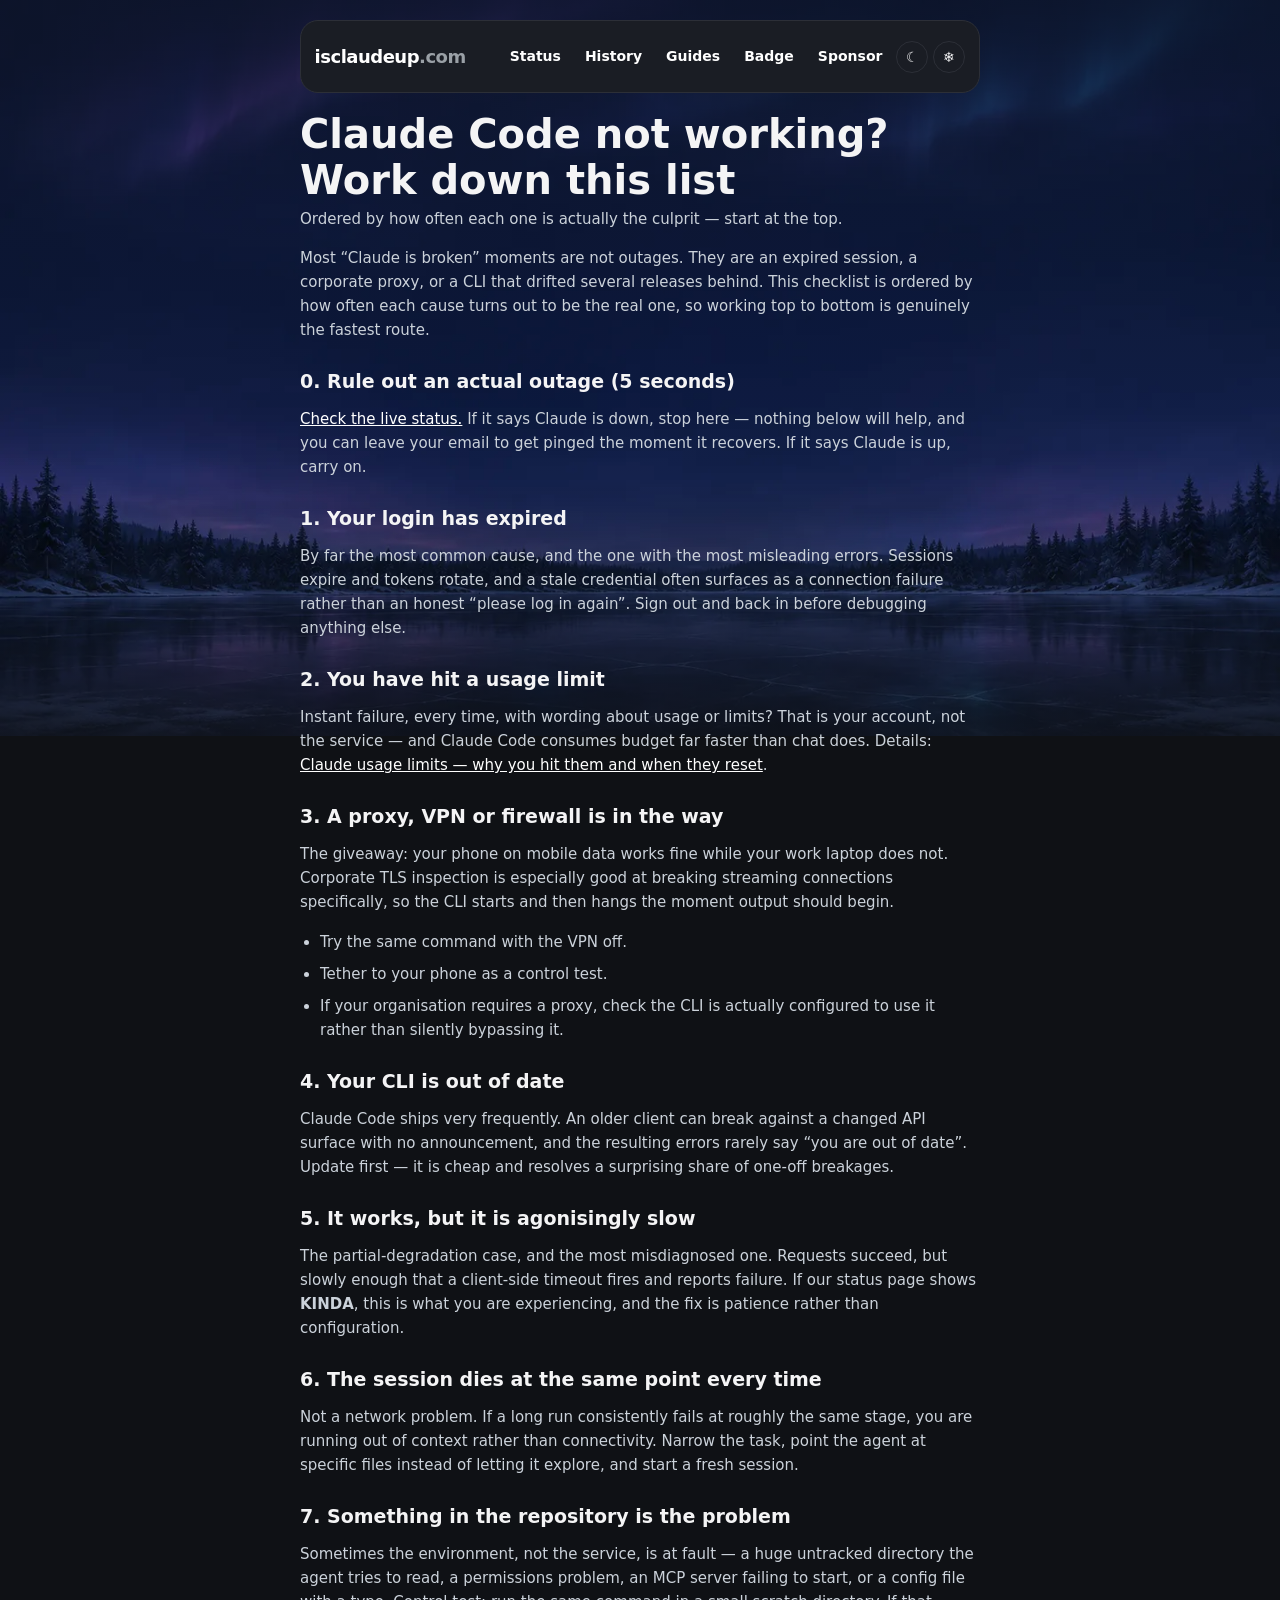
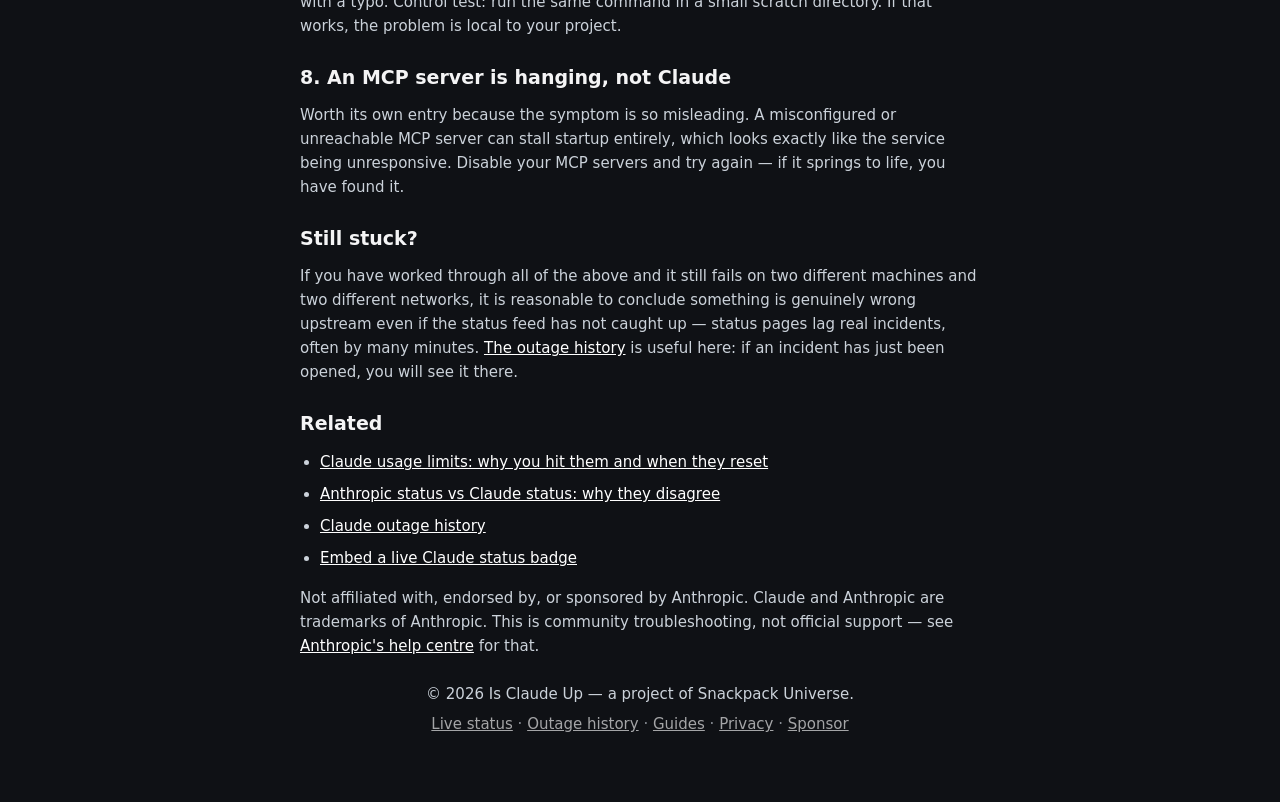
<file: claude-code-not-working.html>
<!DOCTYPE html>
<html lang="en">
<head>
  <meta charset="UTF-8" />
  <meta name="viewport" content="width=device-width, initial-scale=1.0" />
  <title>Claude Code Not Working? Fixes to Try Before Assuming It Is Down</title>
  <meta name="description" content="Claude Code hanging, erroring or refusing to start? An ordered checklist that separates a real Claude outage from the things you can actually fix yourself." />
  <meta name="robots" content="all" />
  <link rel="canonical" href="https://isclaudeup.com/claude-code-not-working.html" />
  <link rel="icon" type="image/png" href="assets/favicon.png" />
  <link rel="stylesheet" href="style.css" />

  <meta property="og:title" content="Claude Code Not Working? Fixes to Try Before Assuming It Is Down" />
  <meta property="og:description" content="An ordered checklist that separates a real Claude outage from what you can fix yourself." />
  <meta property="og:type" content="article" />
  <meta property="og:url" content="https://isclaudeup.com/claude-code-not-working.html" />
  <meta property="og:image" content="https://isclaudeup.com/assets/og-claude-code-not-working.png" />
  <meta name="twitter:card" content="summary_large_image" />
  <meta name="twitter:image" content="https://isclaudeup.com/assets/og-claude-code-not-working.png" />

  <script type="application/ld+json">
  {
    "@context": "https://schema.org",
    "@type": "FAQPage",
    "mainEntity": [
      {
        "@type": "Question",
        "name": "Why is Claude Code not responding?",
        "acceptedAnswer": {
          "@type": "Answer",
          "text": "In order of likelihood: an expired or invalid login, a usage limit on your account, a corporate proxy or VPN blocking the connection, an outdated CLI version, or an actual outage. Check the live status feed first to rule out the last one, then work down the list."
        }
      },
      {
        "@type": "Question",
        "name": "How do I know if Claude is down or if it is just my setup?",
        "acceptedAnswer": {
          "@type": "Answer",
          "text": "If a second machine or network also fails, it is Claude. If your phone on mobile data works while your laptop on the office network does not, it is a proxy or firewall. If everything fails instantly with a usage message, it is a limit, not an outage."
        }
      }
    ]
  }
  </script>
<!-- theme:generated -->
<script>
  (function () {
    var d = document.documentElement, t = null;
    try { t = localStorage.getItem("snackpack.theme.v1"); } catch (e) {}
    if (t !== "dark" && t !== "light" && t !== "cream") {
      // Dark for everyone on a first visit, not conditional on the OS: this
      // site is designed dark and that is what it should be judged on.
      t = "dark";
    }
    d.setAttribute("data-theme", t);
    d.setAttribute("data-theme-default", "dark");
  })();
</script>
<script defer src="theme.js"></script>
<link rel="stylesheet" href="seasonal-appearance.css">
<script src="seasonal-appearance.js" data-rotation-offset="3"></script>
<!-- /theme:generated -->

</head>
<body data-state="up">
  <main class="wrap legal">
    <header class="topbar">
      <a class="brand" href="/">isclaudeup<span class="dot">.com</span></a>
<!-- nav:generated -->
    <nav aria-label="Primary">
      <ul class="nav-links">
        <li><a href="index.html">Status</a></li>
        <li><a href="history.html">History</a></li>
        <li><a href="guides.html">Guides</a></li>
        <li><a href="badge.html">Badge</a></li>
        <li><a href="sponsor.html">Sponsor</a></li>
      </ul>
    </nav>
<!-- /nav:generated -->

    </header>

    <h1>Claude Code not working? Work down this list</h1>
    <p class="legal-updated">Ordered by how often each one is actually the culprit &mdash; start at the top.</p>

    <p>
      Most &ldquo;Claude is broken&rdquo; moments are not outages. They are an expired session, a
      corporate proxy, or a CLI that drifted several releases behind. This checklist is ordered
      by how often each cause turns out to be the real one, so working top to bottom is genuinely
      the fastest route.
    </p>

    <h2>0. Rule out an actual outage (5 seconds)</h2>
    <p>
      <a href="/">Check the live status.</a> If it says Claude is down, stop here &mdash; nothing
      below will help, and you can leave your email to get pinged the moment it recovers. If it
      says Claude is up, carry on.
    </p>

    <h2>1. Your login has expired</h2>
    <p>
      By far the most common cause, and the one with the most misleading errors. Sessions expire
      and tokens rotate, and a stale credential often surfaces as a connection failure rather
      than an honest &ldquo;please log in again&rdquo;. Sign out and back in before debugging
      anything else.
    </p>

    <h2>2. You have hit a usage limit</h2>
    <p>
      Instant failure, every time, with wording about usage or limits? That is your account, not
      the service &mdash; and Claude Code consumes budget far faster than chat does. Details:
      <a href="claude-rate-limits.html">Claude usage limits &mdash; why you hit them and when they reset</a>.
    </p>

    <h2>3. A proxy, VPN or firewall is in the way</h2>
    <p>
      The giveaway: your phone on mobile data works fine while your work laptop does not.
      Corporate TLS inspection is especially good at breaking streaming connections specifically,
      so the CLI starts and then hangs the moment output should begin.
    </p>
    <ul>
      <li>Try the same command with the VPN off.</li>
      <li>Tether to your phone as a control test.</li>
      <li>If your organisation requires a proxy, check the CLI is actually configured to use it rather than silently bypassing it.</li>
    </ul>

    <h2>4. Your CLI is out of date</h2>
    <p>
      Claude Code ships very frequently. An older client can break against a changed API surface
      with no announcement, and the resulting errors rarely say &ldquo;you are out of date&rdquo;.
      Update first &mdash; it is cheap and resolves a surprising share of one-off breakages.
    </p>

    <h2>5. It works, but it is agonisingly slow</h2>
    <p>
      The partial-degradation case, and the most misdiagnosed one. Requests succeed, but slowly
      enough that a client-side timeout fires and reports failure. If our status page shows
      <strong>KINDA</strong>, this is what you are experiencing, and the fix is patience rather
      than configuration.
    </p>

    <h2>6. The session dies at the same point every time</h2>
    <p>
      Not a network problem. If a long run consistently fails at roughly the same stage, you are
      running out of context rather than connectivity. Narrow the task, point the agent at
      specific files instead of letting it explore, and start a fresh session.
    </p>

    <h2>7. Something in the repository is the problem</h2>
    <p>
      Sometimes the environment, not the service, is at fault &mdash; a huge untracked directory
      the agent tries to read, a permissions problem, an MCP server failing to start, or a config
      file with a typo. Control test: run the same command in a small scratch directory. If that
      works, the problem is local to your project.
    </p>

    <h2>8. An MCP server is hanging, not Claude</h2>
    <p>
      Worth its own entry because the symptom is so misleading. A misconfigured or unreachable MCP
      server can stall startup entirely, which looks exactly like the service being unresponsive.
      Disable your MCP servers and try again &mdash; if it springs to life, you have found it.
    </p>

    <h2>Still stuck?</h2>
    <p>
      If you have worked through all of the above and it still fails on two different machines and
      two different networks, it is reasonable to conclude something is genuinely wrong upstream
      even if the status feed has not caught up &mdash; status pages lag real incidents, often by
      many minutes. <a href="history.html">The outage history</a> is useful here: if an incident
      has just been opened, you will see it there.
    </p>

    <h2>Related</h2>
    <ul>
      <li><a href="claude-rate-limits.html">Claude usage limits: why you hit them and when they reset</a></li>
      <li><a href="anthropic-status-vs-claude-status.html">Anthropic status vs Claude status: why they disagree</a></li>
      <li><a href="history.html">Claude outage history</a></li>
      <li><a href="badge.html">Embed a live Claude status badge</a></li>
    </ul>

    <p class="badge-note">
      Not affiliated with, endorsed by, or sponsored by Anthropic. Claude and Anthropic are
      trademarks of Anthropic. This is community troubleshooting, not official support &mdash;
      see <a href="https://support.claude.com" target="_blank" rel="noopener">Anthropic's help centre</a>
      for that.
    </p>

    <footer class="foot">
      <p class="foot-main">&copy; 2026 Is Claude Up &mdash; a project of Snackpack Universe.</p>
      <p class="foot-legal">
        <a href="/">Live status</a> &middot; <a href="history.html">Outage history</a> &middot;
        <a href="guides.html">Guides</a> &middot;
        <a href="privacy.html">Privacy</a> &middot; <a href="sponsor.html">Sponsor</a>
      </p>
    </footer>
  </main>

<!-- Cloudflare Web Analytics -->
<script defer src="https://static.cloudflareinsights.com/beacon.min.js"
        data-cf-beacon='{"token": "5e067ff5a134468eba0a5da3f6006a71"}'></script>
<!-- End Cloudflare Web Analytics -->
</body>
</html>
</file>
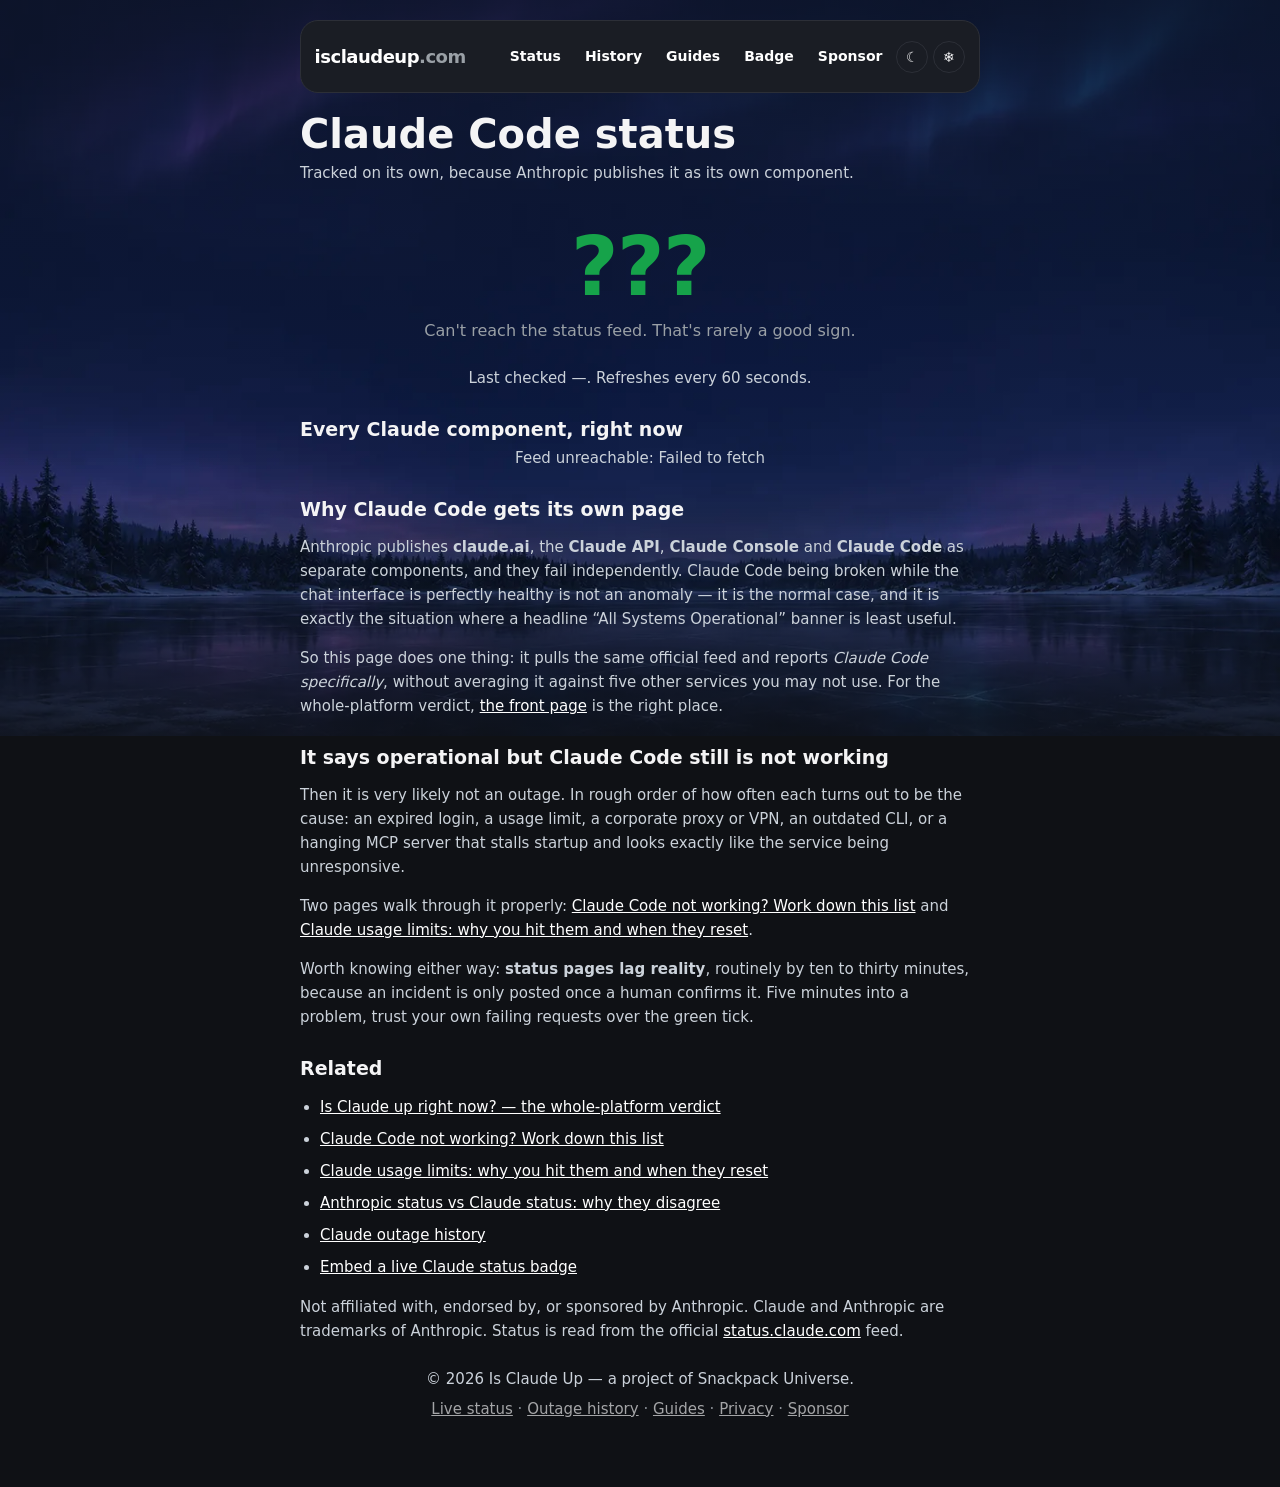
<file: claude-code-status.html>
<!DOCTYPE html>
<html lang="en">
<head>
  <meta charset="UTF-8" />
  <meta name="viewport" content="width=device-width, initial-scale=1.0" />
  <title>Claude Code Status — Is Claude Code Down Right Now?</title>
  <meta name="description" content="Live Claude Code status from Anthropic's official feed. Claude Code is its own component, so it can be down while claude.ai is fine." />
  <meta name="robots" content="all" />
  <link rel="canonical" href="https://isclaudeup.com/claude-code-status.html" />
  <link rel="icon" type="image/png" href="assets/favicon.png" />
  <link rel="stylesheet" href="style.css" />

  <meta property="og:title" content="Claude Code Status — Is Claude Code Down Right Now?" />
  <meta property="og:description" content="Live Claude Code status, tracked separately from claude.ai and the API." />
  <meta property="og:type" content="website" />
  <meta property="og:url" content="https://isclaudeup.com/claude-code-status.html" />
  <meta property="og:image" content="https://isclaudeup.com/assets/og-claude-code-status.png" />
  <meta name="twitter:card" content="summary_large_image" />
  <meta name="twitter:image" content="https://isclaudeup.com/assets/og-claude-code-status.png" />

  <script type="application/ld+json">
  {
    "@context": "https://schema.org",
    "@type": "FAQPage",
    "mainEntity": [
      {
        "@type": "Question",
        "name": "Is Claude Code down right now?",
        "acceptedAnswer": {
          "@type": "Answer",
          "text": "This page reads Anthropic's official status feed live and reports the Claude Code component on its own, refreshing every 60 seconds. Claude Code is published as a separate component from claude.ai and the Claude API, so it can be degraded while the rest of the platform is operational."
        }
      },
      {
        "@type": "Question",
        "name": "Can Claude Code be down while claude.ai works?",
        "acceptedAnswer": {
          "@type": "Answer",
          "text": "Yes, and it happens regularly. Anthropic lists claude.ai, the Claude API, Claude Console and Claude Code as separate components precisely because they fail independently. The chat interface working is not evidence that the CLI is healthy."
        }
      },
      {
        "@type": "Question",
        "name": "Why does the headline status say all systems operational when Claude Code is broken?",
        "acceptedAnswer": {
          "@type": "Answer",
          "text": "The headline indicator on a status page averages every component at once. A failure confined to Claude Code barely moves that average, so the overall banner stays green. Reading the per-component list instead is the fix."
        }
      }
    ]
  }
  </script>
  <style>
    /* Colours come from the site's per-theme --up/--down/--warn tokens and are
       driven off body[data-state], exactly like .verdict on the home page.
       Hardcoding hex here failed WCAG on the light and cream themes (2.9:1 and
       2.7:1 against their backgrounds) because those tokens are darker there. */
    .cc-verdict { text-align: center; padding: 26px 18px 22px; }
    .cc-verdict .cc-answer { font-size: clamp(44px, 11vw, 82px); font-weight: 900; line-height: 1; margin: 0 0 10px; letter-spacing: -.02em; color: var(--muted); }
    .cc-verdict .cc-sub { color: var(--muted); font-size: 16px; margin: 0; }
    body[data-state="up"]       .cc-answer { color: var(--up); }
    body[data-state="down"]     .cc-answer { color: var(--down); }
    body[data-state="degraded"] .cc-answer { color: var(--warn); }
    .cc-meta { text-align: center; color: var(--muted); font-size: 13px; margin: 0 0 8px; }
  </style>
<!-- theme:generated -->
<script>
  (function () {
    var d = document.documentElement, t = null;
    try { t = localStorage.getItem("snackpack.theme.v1"); } catch (e) {}
    if (t !== "dark" && t !== "light" && t !== "cream") {
      // Dark for everyone on a first visit, not conditional on the OS: this
      // site is designed dark and that is what it should be judged on.
      t = "dark";
    }
    d.setAttribute("data-theme", t);
    d.setAttribute("data-theme-default", "dark");
  })();
</script>
<script defer src="theme.js"></script>
<link rel="stylesheet" href="seasonal-appearance.css">
<script src="seasonal-appearance.js" data-rotation-offset="3"></script>
<!-- /theme:generated -->

</head>
<body data-state="up">
  <main class="wrap legal">
    <header class="topbar">
      <a class="brand" href="/">isclaudeup<span class="dot">.com</span></a>
<!-- nav:generated -->
    <nav aria-label="Primary">
      <ul class="nav-links">
        <li><a href="index.html">Status</a></li>
        <li><a href="history.html">History</a></li>
        <li><a href="guides.html">Guides</a></li>
        <li><a href="badge.html">Badge</a></li>
        <li><a href="sponsor.html">Sponsor</a></li>
      </ul>
    </nav>
<!-- /nav:generated -->

    </header>

    <h1>Claude Code status</h1>
    <p class="legal-updated">Tracked on its own, because Anthropic publishes it as its own component.</p>

    <section class="cc-verdict" aria-live="polite">
      <p class="cc-answer" id="cc-answer" data-s="unknown">…</p>
      <p class="cc-sub" id="cc-sub">Reading Anthropic&rsquo;s official status feed&hellip;</p>
    </section>
    <p class="cc-meta">Last checked <span id="cc-updated">&mdash;</span>. Refreshes every 60 seconds.</p>

    <h2>Every Claude component, right now</h2>
    <ul id="components"></ul>
    <p class="cc-meta" id="cc-error" hidden></p>

    <h2>Why Claude Code gets its own page</h2>
    <p>
      Anthropic publishes <strong>claude.ai</strong>, the <strong>Claude API</strong>,
      <strong>Claude Console</strong> and <strong>Claude Code</strong> as separate
      components, and they fail independently. Claude Code being broken while the chat
      interface is perfectly healthy is not an anomaly &mdash; it is the normal case, and
      it is exactly the situation where a headline &ldquo;All Systems Operational&rdquo;
      banner is least useful.
    </p>
    <p>
      So this page does one thing: it pulls the same official feed and reports
      <em>Claude Code specifically</em>, without averaging it against five other services
      you may not use. For the whole-platform verdict,
      <a href="/">the front page</a> is the right place.
    </p>

    <h2>It says operational but Claude Code still is not working</h2>
    <p>
      Then it is very likely not an outage. In rough order of how often each turns out to
      be the cause: an expired login, a usage limit, a corporate proxy or VPN, an outdated
      CLI, or a hanging MCP server that stalls startup and looks exactly like the service
      being unresponsive.
    </p>
    <p>
      Two pages walk through it properly:
      <a href="claude-code-not-working.html">Claude Code not working? Work down this list</a>
      and <a href="claude-rate-limits.html">Claude usage limits: why you hit them and when they reset</a>.
    </p>
    <p>
      Worth knowing either way: <strong>status pages lag reality</strong>, routinely by ten
      to thirty minutes, because an incident is only posted once a human confirms it. Five
      minutes into a problem, trust your own failing requests over the green tick.
    </p>

    <h2>Related</h2>
    <ul>
      <li><a href="/">Is Claude up right now? &mdash; the whole-platform verdict</a></li>
      <li><a href="claude-code-not-working.html">Claude Code not working? Work down this list</a></li>
      <li><a href="claude-rate-limits.html">Claude usage limits: why you hit them and when they reset</a></li>
      <li><a href="anthropic-status-vs-claude-status.html">Anthropic status vs Claude status: why they disagree</a></li>
      <li><a href="history.html">Claude outage history</a></li>
      <li><a href="badge.html">Embed a live Claude status badge</a></li>
    </ul>

    <p class="badge-note">
      Not affiliated with, endorsed by, or sponsored by Anthropic. Claude and Anthropic are
      trademarks of Anthropic. Status is read from the official
      <a href="https://status.claude.com" target="_blank" rel="noopener">status.claude.com</a> feed.
    </p>

    <footer class="foot">
      <p class="foot-main">&copy; 2026 Is Claude Up &mdash; a project of Snackpack Universe.</p>
      <p class="foot-legal">
        <a href="/">Live status</a> &middot; <a href="history.html">Outage history</a> &middot;
        <a href="guides.html">Guides</a> &middot;
        <a href="privacy.html">Privacy</a> &middot; <a href="sponsor.html">Sponsor</a>
      </p>
    </footer>
  </main>

<script>
(function () {
  // Deliberately standalone rather than reusing script.js: that file drives the
  // home page's mascot, check-again button and Brevo form, none of which
  // exist here. This page needs one component out of the feed and nothing else.
  var FEED = "https://status.claude.com/api/v2/summary.json";
  var TARGET = "claude code";          // matched case-insensitively against component names
  var els = {
    answer:  document.getElementById("cc-answer"),
    sub:     document.getElementById("cc-sub"),
    updated: document.getElementById("cc-updated"),
    list:    document.getElementById("components"),
    error:   document.getElementById("cc-error")
  };

  // Statuspage component statuses -> our three states.
  function stateOf(status) {
    if (status === "operational") return "up";
    if (status === "major_outage" || status === "critical") return "down";
    if (!status) return "unknown";
    return "degraded";  // degraded_performance, partial_outage, under_maintenance
  }

  var COPY = {
    up:       { answer: "YES",     sub: "Claude Code is operational." },
    degraded: { answer: "KINDA",   sub: "Claude Code is reporting degraded performance." },
    down:     { answer: "NO",      sub: "Claude Code is reporting an outage." },
    unknown:  { answer: "UNKNOWN", sub: "Anthropic does not currently publish a Claude Code component." }
  };

  function render(data) {
    var comps = (data.components || []).filter(function (c) { return !c.group; });

    // Component breakdown — same markup and classes the home page uses.
    els.list.innerHTML = "";
    comps.forEach(function (c) {
      var li = document.createElement("li");
      var name = document.createElement("span");
      name.textContent = c.name;
      var pill = document.createElement("span");
      pill.className = "pill " + c.status;
      pill.textContent = (c.status || "unknown").replace(/_/g, " ");
      li.appendChild(name); li.appendChild(pill);
      els.list.appendChild(li);
    });

    // FAIL LOUD, NOT SILENT: if Anthropic renames or retires the Claude Code
    // component, say "unknown" rather than quietly reporting YES off a missing
    // entry. Same principle as scopeComponents() in script.js.
    var match = null;
    for (var i = 0; i < comps.length; i++) {
      if ((comps[i].name || "").toLowerCase() === TARGET) { match = comps[i]; break; }
    }
    if (!match) {
      for (var j = 0; j < comps.length; j++) {
        if ((comps[j].name || "").toLowerCase().indexOf(TARGET) !== -1) { match = comps[j]; break; }
      }
    }

    var state = match ? stateOf(match.status) : "unknown";
    if (!match) {
      console.warn("[claude-code-status] no 'Claude Code' component in the feed. Published:",
        comps.map(function (c) { return c.name; }));
    }

    els.answer.textContent = COPY[state].answer;
    els.answer.setAttribute("data-s", state);
    els.sub.textContent = COPY[state].sub;
    document.body.setAttribute("data-state", state);
    els.updated.textContent = new Date().toLocaleTimeString();
    els.error.hidden = true;
  }

  function load() {
    fetch(FEED, { cache: "no-store" })
      .then(function (r) {
        if (!r.ok) throw new Error("HTTP " + r.status);
        return r.json();
      })
      .then(render)
      .catch(function (e) {
        els.answer.textContent = "???";
        els.answer.setAttribute("data-s", "unknown");
        els.sub.textContent = "Can't reach the status feed. That's rarely a good sign.";
        els.error.hidden = false;
        els.error.textContent = "Feed unreachable: " + e.message;
      });
  }

  load();
  setInterval(load, 60000);
})();
</script>

<!-- Cloudflare Web Analytics -->
<script defer src="https://static.cloudflareinsights.com/beacon.min.js"
        data-cf-beacon='{"token": "5e067ff5a134468eba0a5da3f6006a71"}'></script>
<!-- End Cloudflare Web Analytics -->
</body>
</html>
</file>
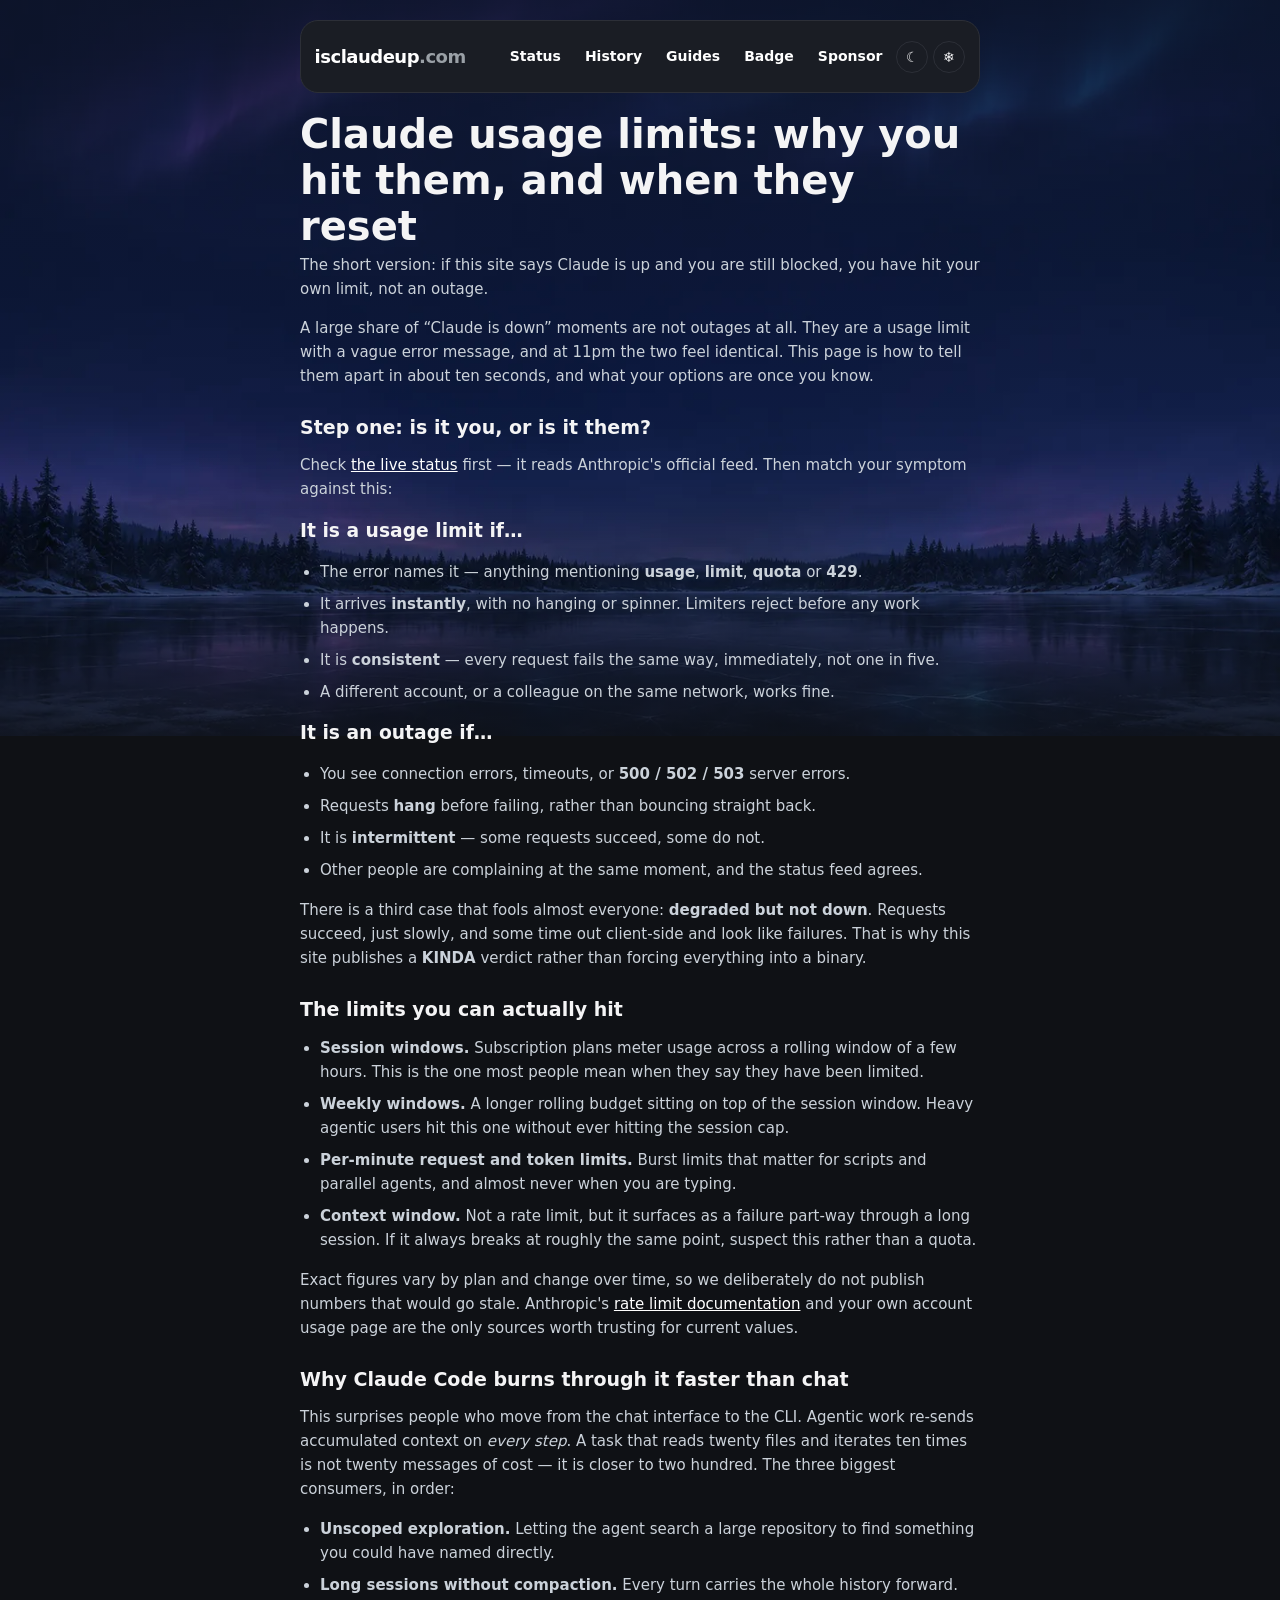
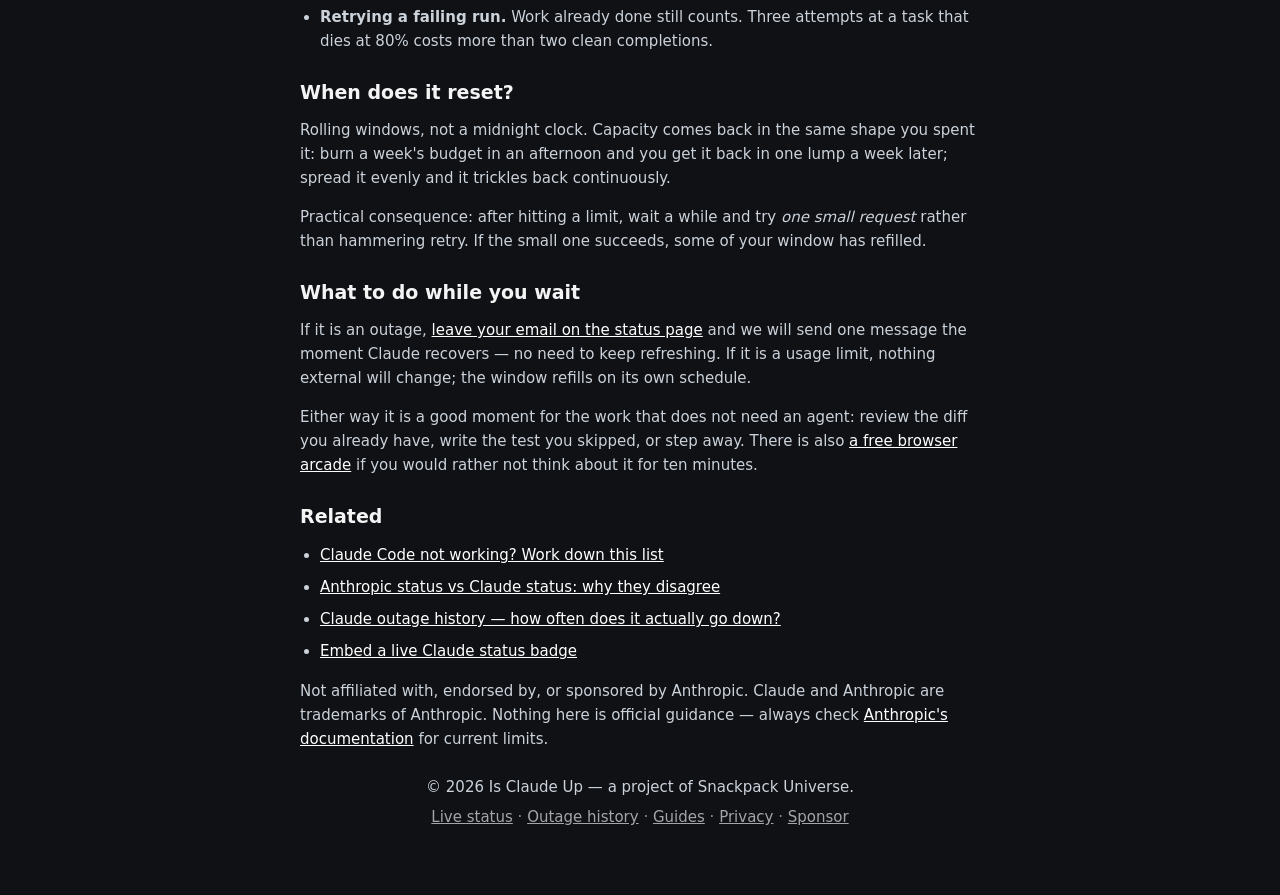
<file: claude-rate-limits.html>
<!DOCTYPE html>
<html lang="en">
<head>
  <meta charset="UTF-8" />
  <meta name="viewport" content="width=device-width, initial-scale=1.0" />
  <title>Claude Usage Limits: Why You Hit Them and When They Reset</title>
  <meta name="description" content="Hit a Claude or Claude Code usage limit? How to tell a rate limit apart from an outage, which limits exist, when they reset, and what to do while you wait." />
  <meta name="robots" content="all" />
  <link rel="canonical" href="https://isclaudeup.com/claude-rate-limits.html" />
  <link rel="icon" type="image/png" href="assets/favicon.png" />
  <link rel="stylesheet" href="style.css" />

  <meta property="og:title" content="Claude Usage Limits: Why You Hit Them and When They Reset" />
  <meta property="og:description" content="How to tell a Claude rate limit apart from an outage, and what to do while you wait." />
  <meta property="og:type" content="article" />
  <meta property="og:url" content="https://isclaudeup.com/claude-rate-limits.html" />
  <meta property="og:image" content="https://isclaudeup.com/assets/og-claude-rate-limits.png" />
  <meta name="twitter:card" content="summary_large_image" />
  <meta name="twitter:image" content="https://isclaudeup.com/assets/og-claude-rate-limits.png" />

  <script type="application/ld+json">
  {
    "@context": "https://schema.org",
    "@type": "FAQPage",
    "mainEntity": [
      {
        "@type": "Question",
        "name": "Is Claude down, or have I hit a usage limit?",
        "acceptedAnswer": {
          "@type": "Answer",
          "text": "A usage limit is specific to your account and names itself in the error — you will see wording about usage, quota or limits, and it arrives instantly. An outage affects everyone, shows as a connection error, timeout or 5xx server error, and appears on Anthropic's status feed. If isclaudeup.com says Claude is up and you are still blocked, it is almost certainly your own limit."
        }
      },
      {
        "@type": "Question",
        "name": "When do Claude usage limits reset?",
        "acceptedAnswer": {
          "@type": "Answer",
          "text": "Claude subscription plans use rolling windows rather than a fixed daily clock. A short session window frees up a few hours after the messages that consumed it, and a longer weekly window refills on a rolling basis. Because the windows roll, capacity returns gradually rather than all at once at midnight."
        }
      },
      {
        "@type": "Question",
        "name": "Why does Claude Code use up my limit so fast?",
        "acceptedAnswer": {
          "@type": "Answer",
          "text": "Agentic work re-sends context on every step, so a single task that reads twenty files and iterates ten times costs far more than twenty chat messages. Large repositories, long sessions without compaction, and retrying a failing run are the three biggest consumers."
        }
      }
    ]
  }
  </script>
<!-- theme:generated -->
<script>
  (function () {
    var d = document.documentElement, t = null;
    try { t = localStorage.getItem("snackpack.theme.v1"); } catch (e) {}
    if (t !== "dark" && t !== "light" && t !== "cream") {
      // Dark for everyone on a first visit, not conditional on the OS: this
      // site is designed dark and that is what it should be judged on.
      t = "dark";
    }
    d.setAttribute("data-theme", t);
    d.setAttribute("data-theme-default", "dark");
  })();
</script>
<script defer src="theme.js"></script>
<link rel="stylesheet" href="seasonal-appearance.css">
<script src="seasonal-appearance.js" data-rotation-offset="3"></script>
<!-- /theme:generated -->

</head>
<body data-state="up">
  <main class="wrap legal">
    <header class="topbar">
      <a class="brand" href="/">isclaudeup<span class="dot">.com</span></a>
<!-- nav:generated -->
    <nav aria-label="Primary">
      <ul class="nav-links">
        <li><a href="index.html">Status</a></li>
        <li><a href="history.html">History</a></li>
        <li><a href="guides.html">Guides</a></li>
        <li><a href="badge.html">Badge</a></li>
        <li><a href="sponsor.html">Sponsor</a></li>
      </ul>
    </nav>
<!-- /nav:generated -->

    </header>

    <h1>Claude usage limits: why you hit them, and when they reset</h1>
    <p class="legal-updated">The short version: if this site says Claude is up and you are still blocked, you have hit your own limit, not an outage.</p>

    <p>
      A large share of &ldquo;Claude is down&rdquo; moments are not outages at all. They are a
      usage limit with a vague error message, and at 11pm the two feel identical. This page is
      how to tell them apart in about ten seconds, and what your options are once you know.
    </p>

    <h2>Step one: is it you, or is it them?</h2>
    <p>
      Check <a href="/">the live status</a> first &mdash; it reads Anthropic's official feed.
      Then match your symptom against this:
    </p>

    <h3>It is a usage limit if&hellip;</h3>
    <ul>
      <li>The error names it &mdash; anything mentioning <strong>usage</strong>, <strong>limit</strong>, <strong>quota</strong> or <strong>429</strong>.</li>
      <li>It arrives <strong>instantly</strong>, with no hanging or spinner. Limiters reject before any work happens.</li>
      <li>It is <strong>consistent</strong> &mdash; every request fails the same way, immediately, not one in five.</li>
      <li>A different account, or a colleague on the same network, works fine.</li>
    </ul>

    <h3>It is an outage if&hellip;</h3>
    <ul>
      <li>You see connection errors, timeouts, or <strong>500 / 502 / 503</strong> server errors.</li>
      <li>Requests <strong>hang</strong> before failing, rather than bouncing straight back.</li>
      <li>It is <strong>intermittent</strong> &mdash; some requests succeed, some do not.</li>
      <li>Other people are complaining at the same moment, and the status feed agrees.</li>
    </ul>

    <p>
      There is a third case that fools almost everyone: <strong>degraded but not down</strong>.
      Requests succeed, just slowly, and some time out client-side and look like failures. That
      is why this site publishes a <strong>KINDA</strong> verdict rather than forcing everything
      into a binary.
    </p>

    <h2>The limits you can actually hit</h2>
    <ul>
      <li>
        <strong>Session windows.</strong> Subscription plans meter usage across a rolling window
        of a few hours. This is the one most people mean when they say they have been limited.
      </li>
      <li>
        <strong>Weekly windows.</strong> A longer rolling budget sitting on top of the session
        window. Heavy agentic users hit this one without ever hitting the session cap.
      </li>
      <li>
        <strong>Per-minute request and token limits.</strong> Burst limits that matter for
        scripts and parallel agents, and almost never when you are typing.
      </li>
      <li>
        <strong>Context window.</strong> Not a rate limit, but it surfaces as a failure part-way
        through a long session. If it always breaks at roughly the same point, suspect this
        rather than a quota.
      </li>
    </ul>

    <p>
      Exact figures vary by plan and change over time, so we deliberately do not publish numbers
      that would go stale. Anthropic's
      <a href="https://docs.claude.com/en/api/rate-limits" target="_blank" rel="noopener">rate limit documentation</a>
      and your own account usage page are the only sources worth trusting for current values.
    </p>

    <h2>Why Claude Code burns through it faster than chat</h2>
    <p>
      This surprises people who move from the chat interface to the CLI. Agentic work re-sends
      accumulated context on <em>every step</em>. A task that reads twenty files and iterates ten
      times is not twenty messages of cost &mdash; it is closer to two hundred. The three biggest
      consumers, in order:
    </p>
    <ul>
      <li><strong>Unscoped exploration.</strong> Letting the agent search a large repository to find something you could have named directly.</li>
      <li><strong>Long sessions without compaction.</strong> Every turn carries the whole history forward.</li>
      <li><strong>Retrying a failing run.</strong> Work already done still counts. Three attempts at a task that dies at 80% costs more than two clean completions.</li>
    </ul>

    <h2>When does it reset?</h2>
    <p>
      Rolling windows, not a midnight clock. Capacity comes back in the same shape you spent it:
      burn a week's budget in an afternoon and you get it back in one lump a week later; spread
      it evenly and it trickles back continuously.
    </p>
    <p>
      Practical consequence: after hitting a limit, wait a while and try <em>one small request</em>
      rather than hammering retry. If the small one succeeds, some of your window has refilled.
    </p>

    <h2>What to do while you wait</h2>
    <p>
      If it is an outage, <a href="/">leave your email on the status page</a> and we will send one
      message the moment Claude recovers &mdash; no need to keep refreshing. If it is a usage
      limit, nothing external will change; the window refills on its own schedule.
    </p>
    <p>
      Either way it is a good moment for the work that does not need an agent: review the diff you
      already have, write the test you skipped, or step away. There is also
      <a href="https://www.snackpackuniverse.com/play/?utm_source=isclaudeup&amp;utm_medium=guide&amp;utm_campaign=rate-limits" target="_blank" rel="noopener">a free browser arcade</a>
      if you would rather not think about it for ten minutes.
    </p>

    <h2>Related</h2>
    <ul>
      <li><a href="claude-code-not-working.html">Claude Code not working? Work down this list</a></li>
      <li><a href="anthropic-status-vs-claude-status.html">Anthropic status vs Claude status: why they disagree</a></li>
      <li><a href="history.html">Claude outage history &mdash; how often does it actually go down?</a></li>
      <li><a href="badge.html">Embed a live Claude status badge</a></li>
    </ul>

    <p class="badge-note">
      Not affiliated with, endorsed by, or sponsored by Anthropic. Claude and Anthropic are
      trademarks of Anthropic. Nothing here is official guidance &mdash; always check
      <a href="https://docs.claude.com" target="_blank" rel="noopener">Anthropic's documentation</a>
      for current limits.
    </p>

    <footer class="foot">
      <p class="foot-main">&copy; 2026 Is Claude Up &mdash; a project of Snackpack Universe.</p>
      <p class="foot-legal">
        <a href="/">Live status</a> &middot; <a href="history.html">Outage history</a> &middot;
        <a href="guides.html">Guides</a> &middot;
        <a href="privacy.html">Privacy</a> &middot; <a href="sponsor.html">Sponsor</a>
      </p>
    </footer>
  </main>

<!-- Cloudflare Web Analytics -->
<script defer src="https://static.cloudflareinsights.com/beacon.min.js"
        data-cf-beacon='{"token": "5e067ff5a134468eba0a5da3f6006a71"}'></script>
<!-- End Cloudflare Web Analytics -->
</body>
</html>
</file>
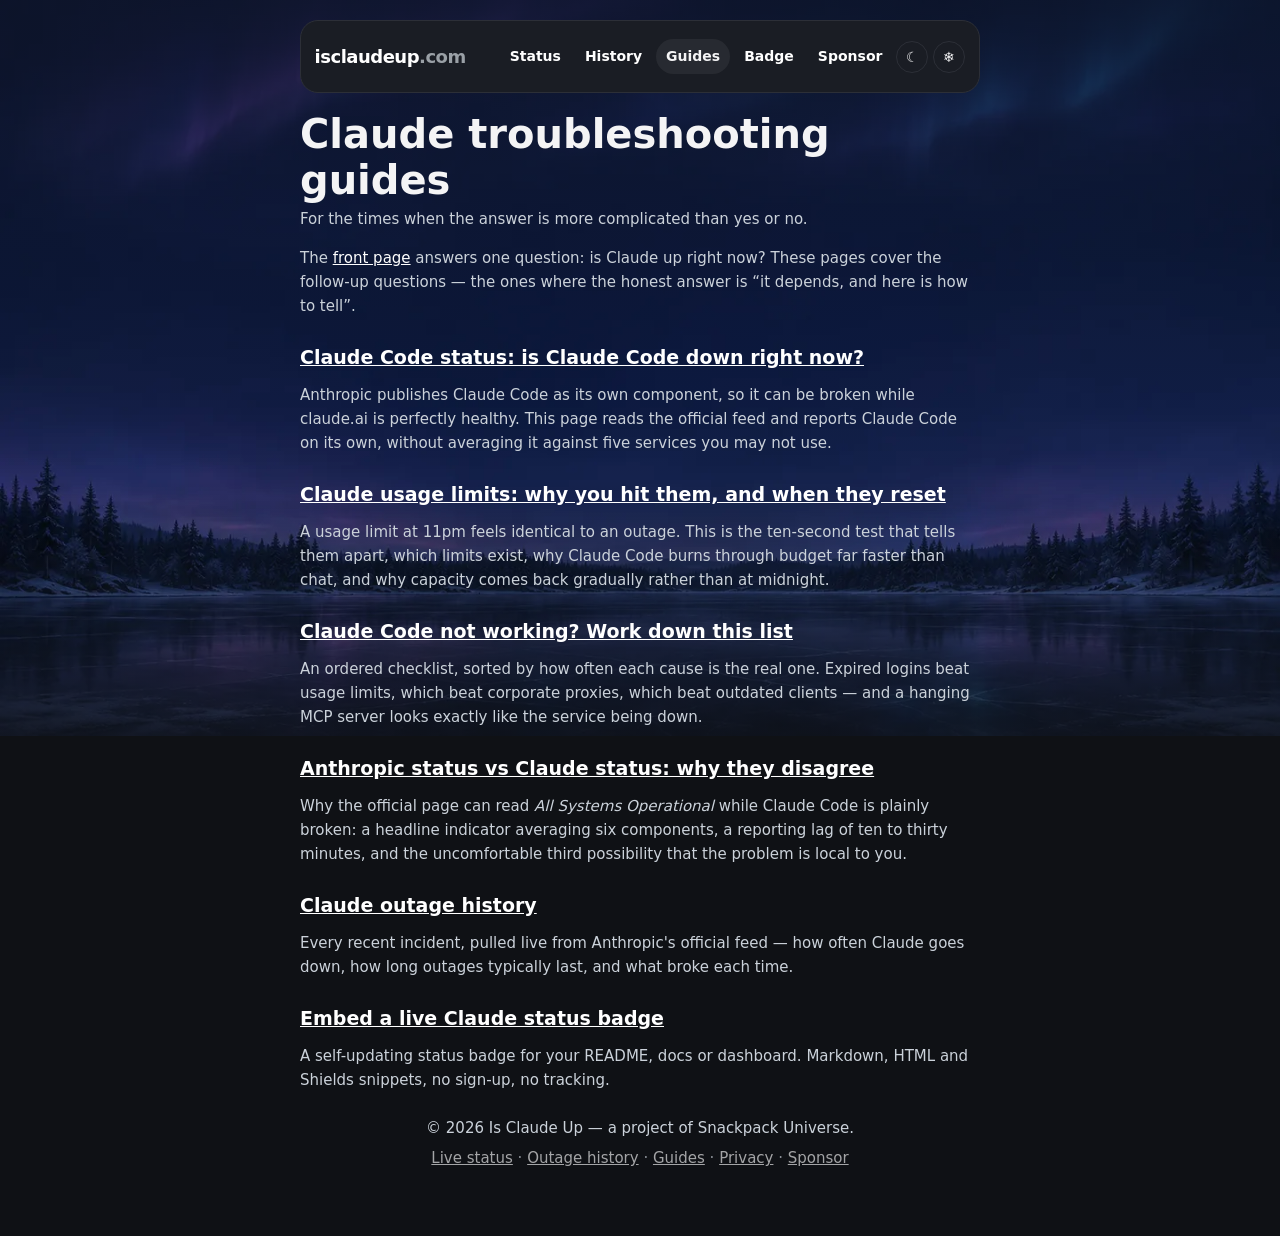
<file: guides.html>
<!DOCTYPE html>
<html lang="en">
<head>
  <meta charset="UTF-8" />
  <meta name="viewport" content="width=device-width, initial-scale=1.0" />
  <title>Claude Troubleshooting Guides — Is Claude Up</title>
  <meta name="description" content="Plain-English guides for when Claude misbehaves: usage limits and resets, Claude Code troubleshooting, and why the status page disagrees with reality." />
  <meta name="robots" content="all" />
  <link rel="canonical" href="https://isclaudeup.com/guides.html" />
  <link rel="icon" type="image/png" href="assets/favicon.png" />
  <link rel="stylesheet" href="style.css" />

  <meta property="og:title" content="Claude Troubleshooting Guides" />
  <meta property="og:description" content="Usage limits, Claude Code troubleshooting, and why the official status page disagrees with reality." />
  <meta property="og:type" content="website" />
  <meta property="og:url" content="https://isclaudeup.com/guides.html" />
  <meta property="og:image" content="https://isclaudeup.com/assets/og-card.png" />
  <meta name="twitter:card" content="summary_large_image" />
<!-- theme:generated -->
<script>
  (function () {
    var d = document.documentElement, t = null;
    try { t = localStorage.getItem("snackpack.theme.v1"); } catch (e) {}
    if (t !== "dark" && t !== "light" && t !== "cream") {
      // Dark for everyone on a first visit, not conditional on the OS: this
      // site is designed dark and that is what it should be judged on.
      t = "dark";
    }
    d.setAttribute("data-theme", t);
    d.setAttribute("data-theme-default", "dark");
  })();
</script>
<script defer src="theme.js"></script>
<link rel="stylesheet" href="seasonal-appearance.css">
<script src="seasonal-appearance.js" data-rotation-offset="3"></script>
<!-- /theme:generated -->

</head>
<body data-state="up">
  <main class="wrap legal">
    <header class="topbar">
      <a class="brand" href="/">isclaudeup<span class="dot">.com</span></a>
<!-- nav:generated -->
    <nav aria-label="Primary">
      <ul class="nav-links">
        <li><a href="index.html">Status</a></li>
        <li><a href="history.html">History</a></li>
        <li><a href="guides.html" aria-current="page">Guides</a></li>
        <li><a href="badge.html">Badge</a></li>
        <li><a href="sponsor.html">Sponsor</a></li>
      </ul>
    </nav>
<!-- /nav:generated -->

    </header>

    <h1>Claude troubleshooting guides</h1>
    <p class="legal-updated">For the times when the answer is more complicated than yes or no.</p>

    <p>
      The <a href="/">front page</a> answers one question: is Claude up right now? These pages
      cover the follow-up questions &mdash; the ones where the honest answer is
      &ldquo;it depends, and here is how to tell&rdquo;.
    </p>

    <h2><a href="claude-code-status.html">Claude Code status: is Claude Code down right now?</a></h2>
    <p>
      Anthropic publishes Claude Code as its own component, so it can be broken while
      claude.ai is perfectly healthy. This page reads the official feed and reports Claude
      Code on its own, without averaging it against five services you may not use.
    </p>

    <h2><a href="claude-rate-limits.html">Claude usage limits: why you hit them, and when they reset</a></h2>
    <p>
      A usage limit at 11pm feels identical to an outage. This is the ten-second test that tells
      them apart, which limits exist, why Claude Code burns through budget far faster than chat,
      and why capacity comes back gradually rather than at midnight.
    </p>

    <h2><a href="claude-code-not-working.html">Claude Code not working? Work down this list</a></h2>
    <p>
      An ordered checklist, sorted by how often each cause is the real one. Expired logins beat
      usage limits, which beat corporate proxies, which beat outdated clients &mdash; and a
      hanging MCP server looks exactly like the service being down.
    </p>

    <h2><a href="anthropic-status-vs-claude-status.html">Anthropic status vs Claude status: why they disagree</a></h2>
    <p>
      Why the official page can read <em>All Systems Operational</em> while Claude Code is plainly
      broken: a headline indicator averaging six components, a reporting lag of ten to thirty
      minutes, and the uncomfortable third possibility that the problem is local to you.
    </p>

    <h2><a href="history.html">Claude outage history</a></h2>
    <p>
      Every recent incident, pulled live from Anthropic's official feed &mdash; how often Claude
      goes down, how long outages typically last, and what broke each time.
    </p>

    <h2><a href="badge.html">Embed a live Claude status badge</a></h2>
    <p>
      A self-updating status badge for your README, docs or dashboard. Markdown, HTML and Shields
      snippets, no sign-up, no tracking.
    </p>

    <footer class="foot">
      <p class="foot-main">&copy; 2026 Is Claude Up &mdash; a project of Snackpack Universe.</p>
      <p class="foot-legal">
        <a href="/">Live status</a> &middot; <a href="history.html">Outage history</a> &middot;
        <a href="guides.html">Guides</a> &middot;
        <a href="privacy.html">Privacy</a> &middot; <a href="sponsor.html">Sponsor</a>
      </p>
    </footer>
  </main>

<!-- Cloudflare Web Analytics -->
<script defer src="https://static.cloudflareinsights.com/beacon.min.js"
        data-cf-beacon='{"token": "5e067ff5a134468eba0a5da3f6006a71"}'></script>
<!-- End Cloudflare Web Analytics -->
</body>
</html>
</file>
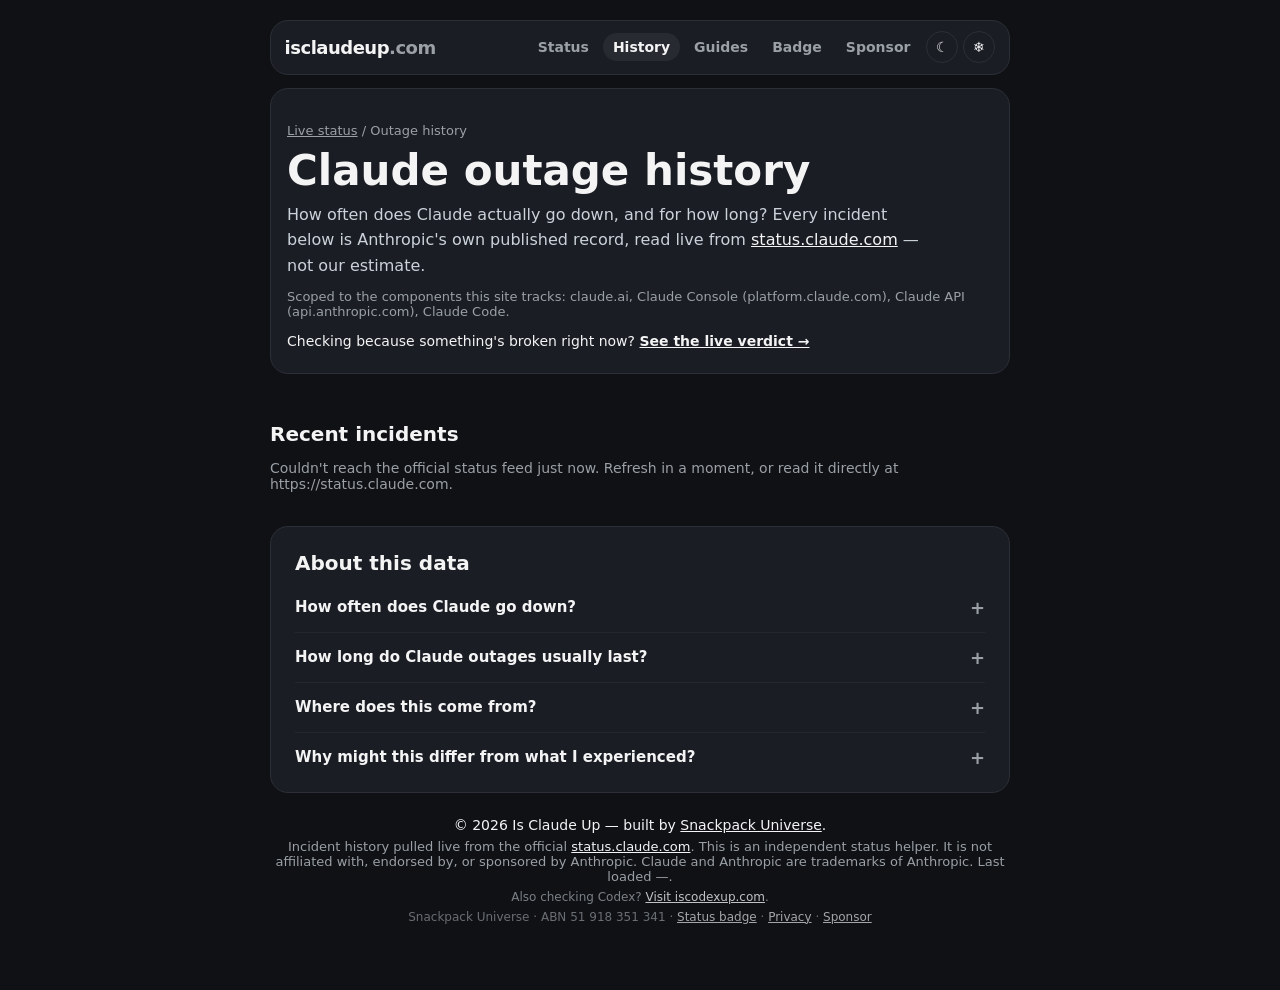
<file: history.html>
<!DOCTYPE html>
<html lang="en">
<head>
  <meta charset="UTF-8" />
  <meta name="viewport" content="width=device-width, initial-scale=1.0" />

  <title>Claude Outage History — How Often Does Claude Go Down?</title>
  <meta name="description" content="Every recent Claude and Claude Code incident, live from Anthropic's status feed: how often Claude goes down, how long outages last, and what broke." />

  <meta name="google-site-verification" content="Lrd2_LMDohz1KzSacBlfW4P4rP9gFiXG7PbK3C2G09o" />

  <meta property="og:title" content="Claude Outage History" />
  <meta property="og:description" content="How often does Claude actually go down? Every recent incident, straight from Anthropic's official status feed." />
  <meta property="og:type" content="website" />
  <meta property="og:url" content="https://isclaudeup.com/history.html" />
  <meta property="og:site_name" content="Is Claude Up" />
  <meta property="og:image" content="https://isclaudeup.com/assets/og-card.png" />
  <meta property="og:image:width" content="1200" />
  <meta property="og:image:height" content="630" />
  <meta property="og:image:alt" content="Is Claude down right now? Live Claude and Claude Code status." />
  <meta name="twitter:card" content="summary_large_image" />
  <meta name="twitter:title" content="Claude Outage History" />
  <meta name="twitter:description" content="How often does Claude actually go down? Every recent incident, straight from Anthropic's official status feed." />
  <meta name="twitter:image" content="https://isclaudeup.com/assets/og-card.png" />
  <meta name="theme-color" content="#0f1115" />

  <link rel="canonical" href="https://isclaudeup.com/history.html" />
  <link rel="icon" type="image/png" href="assets/claude-logo-256.png" />
  <link rel="manifest" href="manifest.webmanifest" />
  <link rel="apple-touch-icon" href="assets/icon-192.png" />

  <script type="application/ld+json">
  {
    "@context": "https://schema.org",
    "@type": "BreadcrumbList",
    "itemListElement": [
      { "@type": "ListItem", "position": 1, "name": "Is Claude Up", "item": "https://isclaudeup.com/" },
      { "@type": "ListItem", "position": 2, "name": "Claude outage history", "item": "https://isclaudeup.com/history.html" }
    ]
  }
  </script>
  <script type="application/ld+json">
  {
    "@context": "https://schema.org",
    "@type": "FAQPage",
    "mainEntity": [
      {
        "@type": "Question",
        "name": "How often does Claude go down?",
        "acceptedAnswer": {
          "@type": "Answer",
          "text": "This page counts every Claude incident in Anthropic's official status feed, reports the span that feed actually covers, and shows the average incidents per week plus the median and longest incident length. Most incidents are brief and affect a single component rather than all of Claude at once."
        }
      },
      {
        "@type": "Question",
        "name": "How long do Claude outages usually last?",
        "acceptedAnswer": {
          "@type": "Answer",
          "text": "The median incident length is shown at the top of this page, calculated from each incident's official start and resolution timestamps. Minor degradations are typically resolved far faster than major outages."
        }
      },
      {
        "@type": "Question",
        "name": "Where does this outage history come from?",
        "acceptedAnswer": {
          "@type": "Answer",
          "text": "Every entry is Anthropic's own published incident record from status.claude.com, read live via its public API. We don't run independent probes, so nothing here is our estimate — it is the vendor's own report."
        }
      }
    ]
  }
  </script>

  <link rel="stylesheet" href="style.css" />
<!-- theme:generated -->
<script>
  (function () {
    var d = document.documentElement, t = null;
    try { t = localStorage.getItem("snackpack.theme.v1"); } catch (e) {}
    if (t !== "dark" && t !== "light" && t !== "cream") {
      // Dark for everyone on a first visit, not conditional on the OS: this
      // site is designed dark and that is what it should be judged on.
      t = "dark";
    }
    d.setAttribute("data-theme", t);
    d.setAttribute("data-theme-default", "dark");
  })();
</script>
<script defer src="theme.js"></script>
<link rel="stylesheet" href="seasonal-appearance.css">
<script src="seasonal-appearance.js" data-rotation-offset="3"></script>
<!-- /theme:generated -->

</head>
<body data-state="up" class="page-history">
  <main class="wrap">
    <header class="topbar">
      <a class="brand" href="/">isclaudeup<span class="dot">.com</span></a>
<!-- nav:generated -->
    <nav aria-label="Primary">
      <ul class="nav-links">
        <li><a href="index.html">Status</a></li>
        <li><a href="history.html" aria-current="page">History</a></li>
        <li><a href="guides.html">Guides</a></li>
        <li><a href="badge.html">Badge</a></li>
        <li><a href="sponsor.html">Sponsor</a></li>
      </ul>
    </nav>
<!-- /nav:generated -->

    </header>

    <section class="history-intro">
      <nav class="crumbs" aria-label="Breadcrumb">
        <a href="/">Live status</a> <span aria-hidden="true">/</span> <span>Outage history</span>
      </nav>

      <h1>Claude outage history</h1>
      <p class="history-lede">
        How often does Claude actually go down, and for how long? Every incident below is
        Anthropic's own published record, read live from
        <a href="https://status.claude.com" target="_blank" rel="noopener">status.claude.com</a>
        — not our estimate.
      </p>
      <p class="history-scope" id="scope-note"></p>

      <p class="history-cta">
        Checking because something's broken right now?
        <a href="/">See the live verdict &rarr;</a>
      </p>
    </section>

    <section class="history-stats" aria-label="Incident summary">
      <ul id="stats" class="stat-grid"></ul>
      <p class="history-coverage" id="coverage-note"></p>
    </section>

    <section class="history-list">
      <h2>Recent incidents</h2>
      <div id="incident-list"></div>
      <p id="incident-empty" class="history-empty" hidden>
        No incidents published in the window covered by Anthropic's feed. Quiet spell.
      </p>
    </section>

    <section class="faq">
      <h2>About this data</h2>

      <details>
        <summary>How often does Claude go down?</summary>
        <p>The counters above tally every Claude incident in Anthropic's official status feed and show the average per week. Anthropic publishes only its 50 most recent incidents, so the span covered is stated under the numbers, and during a busy stretch that can be a matter of weeks rather than months. Most incidents are brief and affect a single component — a specific model, or just the API — rather than all of Claude at once.</p>
      </details>

      <details>
        <summary>How long do Claude outages usually last?</summary>
        <p>The median figure above is calculated from each incident's official start and resolution timestamps. Minor degradations resolve much faster than major outages, so the median is usually well below the longest incident in the window.</p>
      </details>

      <details>
        <summary>Where does this come from?</summary>
        <p>Anthropic's own incident record at status.claude.com, read live via its public API. We don't run independent probes, so nothing here is a guess on our part. Each entry links to the official incident report.</p>
      </details>

      <details>
        <summary>Why might this differ from what I experienced?</summary>
        <p>A status page only lists incidents the vendor has declared. Short blips, regional problems, and account-specific failures often never get an incident record, so your bad afternoon may not appear here at all.</p>
      </details>
    </section>

    <footer class="foot">
      <p class="foot-main">
        © 2026 Is Claude Up — built by
        <a href="https://www.snackpackuniverse.com/">Snackpack Universe</a>.
      </p>
      <p>
        Incident history pulled live from the official
        <a href="https://status.claude.com" target="_blank" rel="noopener">status.claude.com</a>.
        This is an independent status helper. It is not affiliated with, endorsed by, or sponsored by Anthropic. Claude and Anthropic are trademarks of Anthropic.
        Last loaded <span id="updated">—</span>.
      </p>
      <p class="foot-network">
        Also checking Codex? <a href="https://iscodexup.com/" target="_blank" rel="noopener">Visit iscodexup.com</a>.
      </p>
      <p class="foot-legal">
        Snackpack Universe · ABN 51 918 351 341 ·
        <a href="badge.html">Status badge</a> ·
        <a href="privacy.html">Privacy</a> ·
        <a href="sponsor.html">Sponsor</a>
      </p>
    </footer>
  </main>

  <script src="config.js"></script>
  <script src="history.js"></script>

  <script defer src="https://static.cloudflareinsights.com/beacon.min.js"
          data-cf-beacon='{"token": "5e067ff5a134468eba0a5da3f6006a71"}'></script>
</body>
</html>
</file>
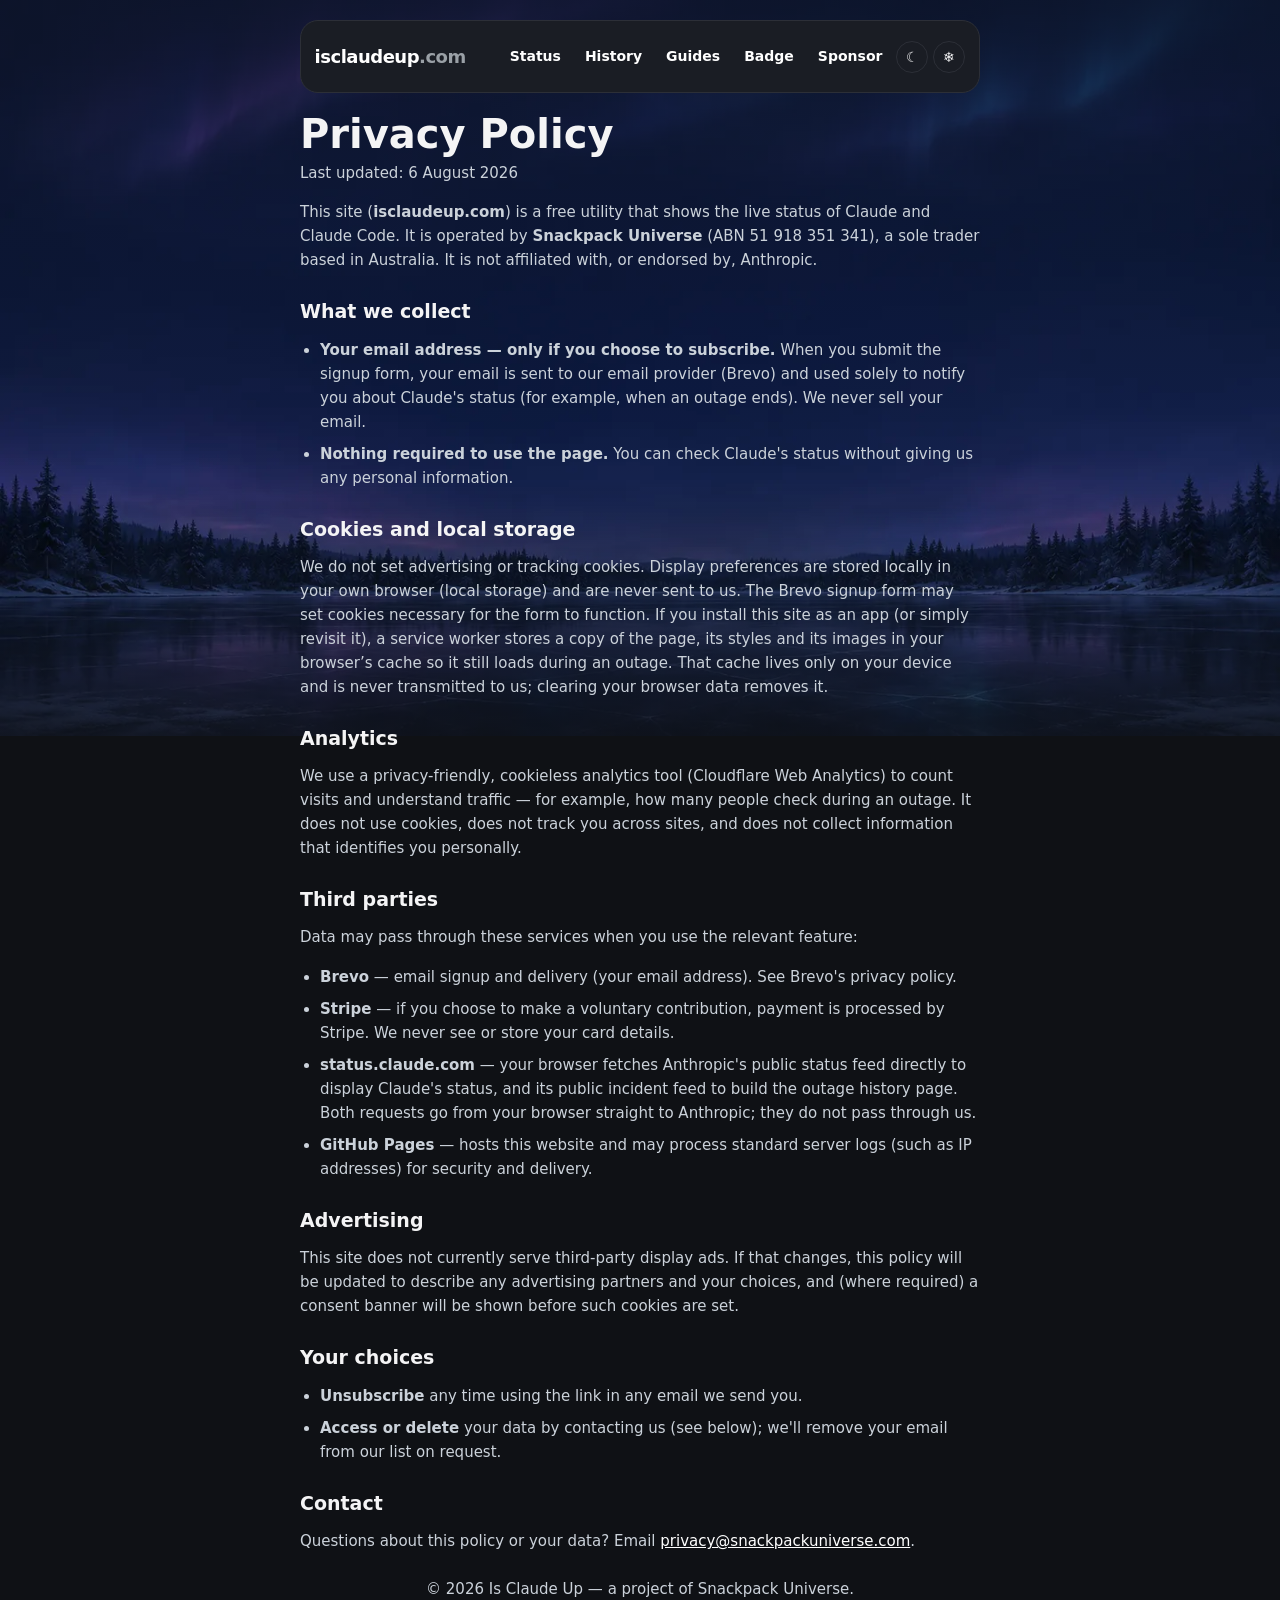
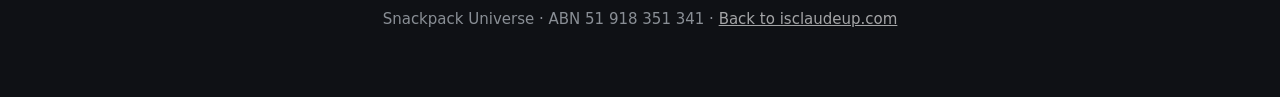
<file: privacy.html>
<!DOCTYPE html>
<html lang="en">
<head>
  <meta charset="UTF-8" />
  <meta name="viewport" content="width=device-width, initial-scale=1.0" />
  <title>Privacy Policy — Is Claude Up</title>
  <meta name="description" content="Privacy policy for isclaudeup.com — what we collect, how we use it, and the third parties involved." />
  <meta name="robots" content="all" />
  <link rel="canonical" href="https://isclaudeup.com/privacy.html" />
  <link rel="icon" type="image/png" href="assets/claude-logo-256.png" />
  <link rel="stylesheet" href="style.css" />
<!-- theme:generated -->
<script>
  (function () {
    var d = document.documentElement, t = null;
    try { t = localStorage.getItem("snackpack.theme.v1"); } catch (e) {}
    if (t !== "dark" && t !== "light" && t !== "cream") {
      // Dark for everyone on a first visit, not conditional on the OS: this
      // site is designed dark and that is what it should be judged on.
      t = "dark";
    }
    d.setAttribute("data-theme", t);
    d.setAttribute("data-theme-default", "dark");
  })();
</script>
<script defer src="theme.js"></script>
<link rel="stylesheet" href="seasonal-appearance.css">
<script src="seasonal-appearance.js" data-rotation-offset="3"></script>
<!-- /theme:generated -->

</head>
<body data-state="up">
  <main class="wrap legal">
    <header class="topbar">
      <a class="brand" href="/">isclaudeup<span class="dot">.com</span></a>
<!-- nav:generated -->
    <nav aria-label="Primary">
      <ul class="nav-links">
        <li><a href="index.html">Status</a></li>
        <li><a href="history.html">History</a></li>
        <li><a href="guides.html">Guides</a></li>
        <li><a href="badge.html">Badge</a></li>
        <li><a href="sponsor.html">Sponsor</a></li>
      </ul>
    </nav>
<!-- /nav:generated -->


    </header>

    <h1>Privacy Policy</h1>
    <p class="legal-updated">Last updated: 6 August 2026</p>

    <p>
      This site (<strong>isclaudeup.com</strong>) is a free utility that shows the live status of
      Claude and Claude Code. It is operated by <strong>Snackpack Universe</strong>
      (ABN 51&nbsp;918&nbsp;351&nbsp;341), a sole trader based in Australia. It is not affiliated with,
      or endorsed by, Anthropic.
    </p>

    <h2>What we collect</h2>
    <ul>
      <li>
        <strong>Your email address — only if you choose to subscribe.</strong> When you submit the
        signup form, your email is sent to our email provider (Brevo) and used solely to notify you
        about Claude's status (for example, when an outage ends). We never sell your email.
      </li>
      <li>
        <strong>Nothing required to use the page.</strong> You can check Claude's status without
        giving us any personal information.
      </li>
    </ul>

    <h2>Cookies and local storage</h2>
    <p>
      We do not set advertising or tracking cookies. Display preferences are stored locally in your own browser (local storage) and are never sent to us. The Brevo signup form may set cookies necessary for the form to function. If you install this site as an app (or simply revisit it), a service worker stores a copy of the page, its styles and its images in your browser&rsquo;s cache so it still loads during an outage. That cache lives only on your device and is never transmitted to us; clearing your browser data removes it.
    </p>

    <h2>Analytics</h2>
    <p>
      We use a privacy-friendly, cookieless analytics tool (Cloudflare Web Analytics) to count
      visits and understand traffic — for example, how many people check during an outage. It does
      not use cookies, does not track you across sites, and does not collect information that
      identifies you personally.
    </p>

    <h2>Third parties</h2>
    <p>Data may pass through these services when you use the relevant feature:</p>
    <ul>
      <li><strong>Brevo</strong> — email signup and delivery (your email address). See Brevo's privacy policy.</li>
      <li><strong>Stripe</strong> — if you choose to make a voluntary contribution, payment is processed by Stripe. We never see or store your card details.</li>
      <li><strong>status.claude.com</strong> — your browser fetches Anthropic's public status feed directly to display Claude's status, and its public incident feed to build the outage history page. Both requests go from your browser straight to Anthropic; they do not pass through us.</li>
      <li><strong>GitHub Pages</strong> — hosts this website and may process standard server logs (such as IP addresses) for security and delivery.</li>
    </ul>

    <h2>Advertising</h2>
    <p>
      This site does not currently serve third-party display ads. If that changes, this policy will be
      updated to describe any advertising partners and your choices, and (where required) a consent
      banner will be shown before such cookies are set.
    </p>

    <h2>Your choices</h2>
    <ul>
      <li><strong>Unsubscribe</strong> any time using the link in any email we send you.</li>
      <li><strong>Access or delete</strong> your data by contacting us (see below); we'll remove your email from our list on request.</li>
    </ul>

    <h2>Contact</h2>
    <p>
      Questions about this policy or your data? Email
      <a href="mailto:privacy@snackpackuniverse.com">privacy@snackpackuniverse.com</a>.
    </p>

    <footer class="foot">
      <p class="foot-main">© 2026 Is Claude Up — a project of Snackpack Universe.</p>
      <p class="foot-legal">
        Snackpack Universe · ABN 51 918 351 341 · <a href="/">Back to isclaudeup.com</a>
      </p>
    </footer>
  </main>

  <!-- Cloudflare Web Analytics — privacy-friendly, cookieless -->
  <script defer src="https://static.cloudflareinsights.com/beacon.min.js"
          data-cf-beacon='{"token": "5e067ff5a134468eba0a5da3f6006a71"}'></script>
</body>
</html>
</file>
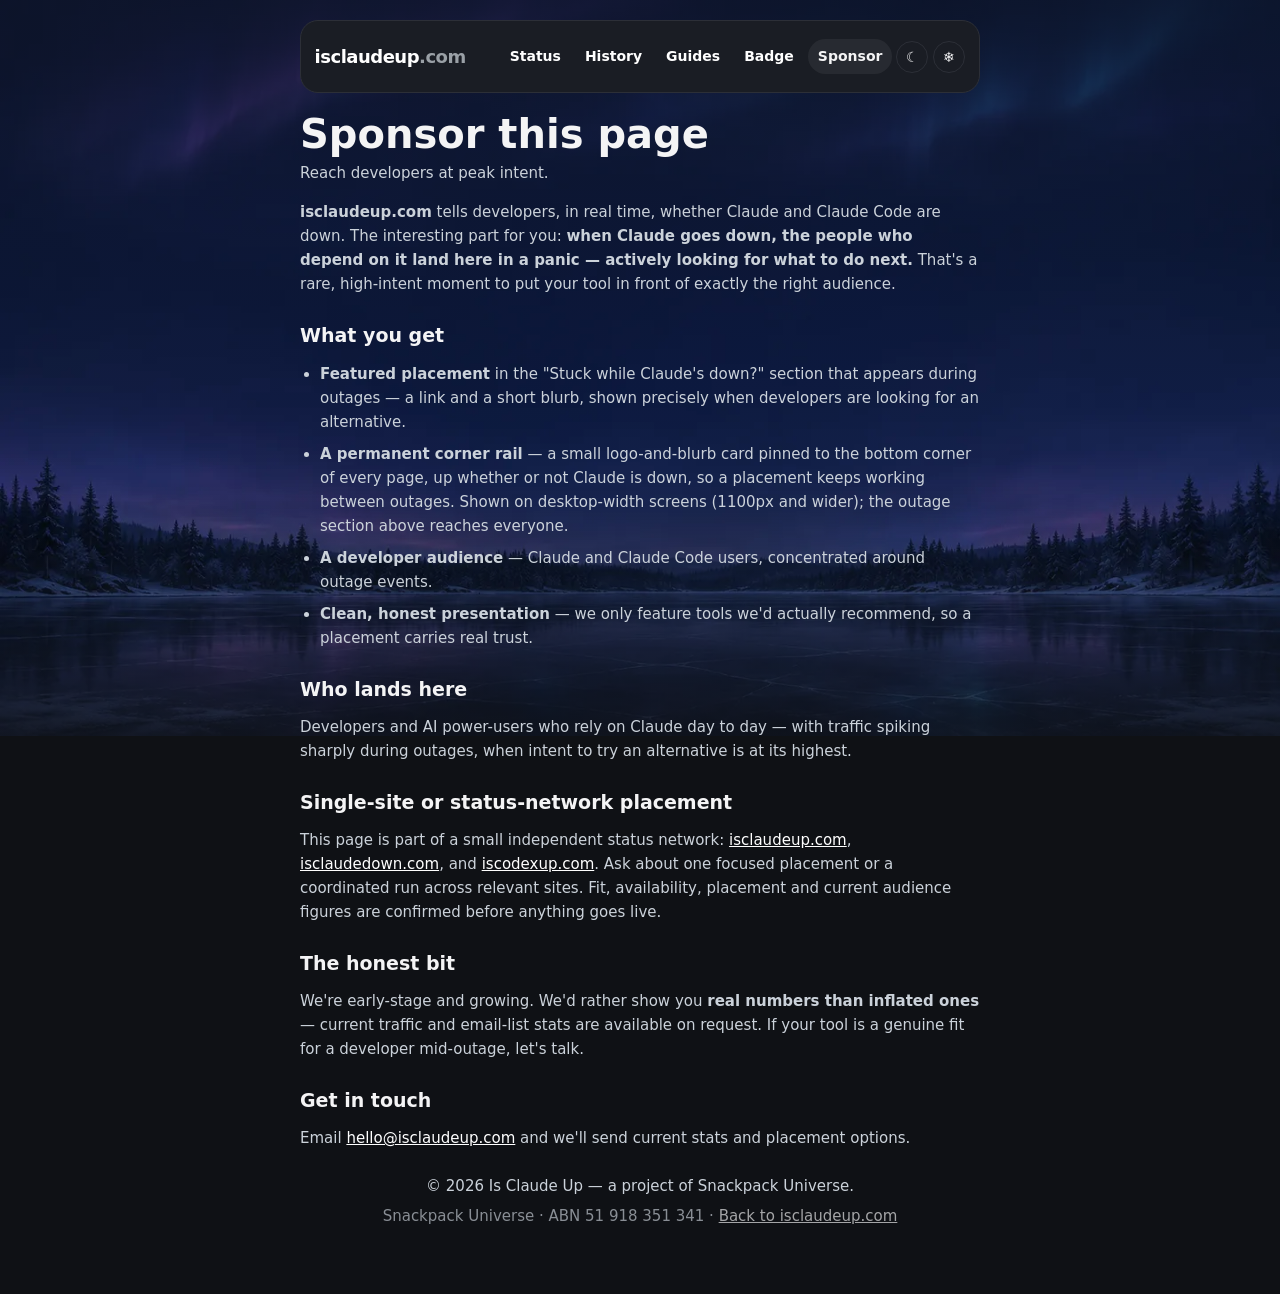
<file: sponsor.html>
<!DOCTYPE html>
<html lang="en">
<head>
  <meta charset="UTF-8" />
  <meta name="viewport" content="width=device-width, initial-scale=1.0" />
  <title>Sponsor — Is Claude Up</title>
  <meta name="description" content="Sponsor isclaudeup.com — reach developers at the exact moment Claude goes down and they're looking for an alternative." />
  <meta name="robots" content="all" />
  <link rel="canonical" href="https://isclaudeup.com/sponsor.html" />
  <link rel="icon" type="image/png" href="assets/claude-logo-256.png" />
  <link rel="stylesheet" href="style.css" />
<!-- theme:generated -->
<script>
  (function () {
    var d = document.documentElement, t = null;
    try { t = localStorage.getItem("snackpack.theme.v1"); } catch (e) {}
    if (t !== "dark" && t !== "light" && t !== "cream") {
      // Dark for everyone on a first visit, not conditional on the OS: this
      // site is designed dark and that is what it should be judged on.
      t = "dark";
    }
    d.setAttribute("data-theme", t);
    d.setAttribute("data-theme-default", "dark");
  })();
</script>
<script defer src="theme.js"></script>
<link rel="stylesheet" href="seasonal-appearance.css">
<script src="seasonal-appearance.js" data-rotation-offset="3"></script>
<!-- /theme:generated -->

</head>
<body data-state="up">
  <main class="wrap legal">
    <header class="topbar">
      <a class="brand" href="/">isclaudeup<span class="dot">.com</span></a>
<!-- nav:generated -->
    <nav aria-label="Primary">
      <ul class="nav-links">
        <li><a href="index.html">Status</a></li>
        <li><a href="history.html">History</a></li>
        <li><a href="guides.html">Guides</a></li>
        <li><a href="badge.html">Badge</a></li>
        <li><a href="sponsor.html" aria-current="page">Sponsor</a></li>
      </ul>
    </nav>
<!-- /nav:generated -->


    </header>

    <h1>Sponsor this page</h1>
    <p class="legal-updated">Reach developers at peak intent.</p>

    <p>
      <strong>isclaudeup.com</strong> tells developers, in real time, whether Claude and
      Claude Code are down. The interesting part for you: <strong>when Claude goes down,
      the people who depend on it land here in a panic — actively looking for what to do
      next.</strong> That's a rare, high-intent moment to put your tool in front of exactly
      the right audience.
    </p>

    <h2>What you get</h2>
    <ul>
      <li><strong>Featured placement</strong> in the "Stuck while Claude's down?" section that
        appears during outages — a link and a short blurb, shown precisely when developers are
        looking for an alternative.</li>
      <li><strong>A permanent corner rail</strong> — a small logo-and-blurb card pinned to
        the bottom corner of every page, up whether or not Claude is down, so a placement keeps
        working between outages. Shown on desktop-width screens (1100px and wider); the
        outage section above reaches everyone.</li>
      <li><strong>A developer audience</strong> — Claude and Claude Code users, concentrated
        around outage events.</li>
      <li><strong>Clean, honest presentation</strong> — we only feature tools we'd actually
        recommend, so a placement carries real trust.</li>
    </ul>

    <h2>Who lands here</h2>
    <p>
      Developers and AI power-users who rely on Claude day to day — with traffic spiking sharply
      during outages, when intent to try an alternative is at its highest.
    </p>

    <h2>Single-site or status-network placement</h2>
    <p>
      This page is part of a small independent status network:
      <a href="https://isclaudeup.com/">isclaudeup.com</a>,
      <a href="https://isclaudedown.com/">isclaudedown.com</a>, and
      <a href="https://iscodexup.com/">iscodexup.com</a>. Ask about one focused
      placement or a coordinated run across relevant sites. Fit, availability,
      placement and current audience figures are confirmed before anything goes live.
    </p>

    <h2>The honest bit</h2>
    <p>
      We're early-stage and growing. We'd rather show you <strong>real numbers than inflated
      ones</strong> — current traffic and email-list stats are available on request. If your tool
      is a genuine fit for a developer mid-outage, let's talk.
    </p>

    <h2>Get in touch</h2>
    <p>
      Email <a href="mailto:hello@isclaudeup.com">hello@isclaudeup.com</a> and we'll send current
      stats and placement options.
    </p>

    <footer class="foot">
      <p class="foot-main">© 2026 Is Claude Up — a project of Snackpack Universe.</p>
      <p class="foot-legal">
        Snackpack Universe · ABN 51 918 351 341 · <a href="/">Back to isclaudeup.com</a>
      </p>
    </footer>
  </main>

  <!-- Cloudflare Web Analytics — privacy-friendly, cookieless -->
  <script defer src="https://static.cloudflareinsights.com/beacon.min.js"
          data-cf-beacon='{"token": "5e067ff5a134468eba0a5da3f6006a71"}'></script>
</body>
</html>
</file>
<file: style.css>
:root {
  --bg: #0f1115;
  --fg: #f4f4f5;
  --muted: #9aa0a6;
  --card: #1a1d24;
  --up: #16a34a;
  --up-soft: #052e16;
  --down: #dc2626;
  --down-soft: #3f0d0d;
  --warn: #d97706;
  --warn-soft: #3a2606;
  --radius: 18px;
  --fg-soft: #cbd2da;
  --line: #24272f;
  --line-strong: #2c2f37;
  --line-strongest: rgba(255, 255, 255, .34);
  --overlay: rgba(255, 255, 255, .06);
  --on-bright: #0f1115;
}

/* ---------------------------------------------------------------------------
   Themes
   ---------------------------------------------------------------------------
   dark (default) → light → cream, cycled by theme.js and set on <html> before
   first paint by an inline snippet in each page's <head>.

   This page tints toward the verdict (see body[data-state] below), so the
   "-soft" colours are not decoration — they ARE the page background during an
   outage. Each theme therefore needs its own tint that stays readable: deep
   near-blacks on dark, pale washes on the two light themes.

   --on-bright is text that sits on a saturated badge (the green/red pills), so
   it stays dark in every theme; the badge colour underneath does not change.
--------------------------------------------------------------------------- */

:root[data-theme="dark"] {
  --bg: #0f1115;
  --fg: #f4f4f5;
  --muted: #9aa0a6;
  --card: #1a1d24;
  --fg-soft: #cbd2da;
  --line: #24272f;
  --line-strong: #2c2f37;
  --line-strongest: rgba(255, 255, 255, .34);
  --overlay: rgba(255, 255, 255, .06);
  --on-bright: #0f1115;
  --up: #16a34a;  --up-soft: #052e16;
  --down: #dc2626; --down-soft: #3f0d0d;
  --warn: #d97706; --warn-soft: #3a2606;
}

:root[data-theme="light"] {
  --bg: #f4f8fd;
  --fg: #16202c;
  --muted: #5b6b7c;
  --card: #ffffff;
  --fg-soft: #445468;
  --line: rgba(22, 32, 44, .12);
  --line-strong: rgba(22, 32, 44, .2);
  --line-strongest: rgba(22, 32, 44, .38);
  --overlay: rgba(22, 32, 44, .05);
  --on-bright: #ffffff;
  --up: #15803d;  --up-soft: #d8f3e0;
  --down: #b91c1c; --down-soft: #fbdcdc;
  --warn: #b45309; --warn-soft: #fbeccd;
}

:root[data-theme="cream"] {
  --bg: #f6efe4;
  --fg: #201713;
  --muted: #6a5b52;
  --card: #fffdf8;
  --fg-soft: #4c4039;
  --line: rgba(32, 23, 19, .12);
  --line-strong: rgba(32, 23, 19, .2);
  --line-strongest: rgba(32, 23, 19, .38);
  --overlay: rgba(32, 23, 19, .05);
  --on-bright: #fffdf8;
  --up: #1f8f77;  --up-soft: #ddefe9;
  --down: #c0392b; --down-soft: #f8e2dd;
  --warn: #b9481e; --warn-soft: #f7e6d5;
}

/* ---------- Top nav ----------------------------------------------------- */
/* The site had no nav: history, badge and sponsor were reachable only from body
   copy and the footer, which is why the outage-history page -- the one piece of
   evergreen, indexable content here -- was effectively unlinked. */

.topbar {
  display: flex;
  align-items: center;
  justify-content: space-between;
  gap: 12px;
  flex-wrap: wrap;
}

/* margin-left:auto rather than relying on the topbar's space-between: when the
   header wraps on a narrow screen the nav becomes its own flex line, and
   space-between then puts a lone item at flex-start. An auto margin keeps it
   on the right in both states, so it does not jump sides at the wrap point. */
.topbar nav { margin-left: auto; }

.nav-links {
  display: flex;
  align-items: center;
  justify-content: flex-end;
  gap: 4px;
  margin: 0;
  padding: 0;
  list-style: none;
  flex-wrap: wrap;
}

.nav-links a {
  display: inline-block;
  padding: 6px 10px;
  border-radius: 999px;
  color: var(--muted);
  text-decoration: none;
  font-size: 14px;
  font-weight: 600;
}

.nav-links a:hover { color: var(--fg); background: var(--overlay); }
.nav-links a[aria-current="page"] { color: var(--fg); background: var(--overlay); }
.nav-links a:focus-visible { outline: 2px solid var(--fg); outline-offset: 2px; }

/* ---------- Theme toggle ------------------------------------------------ */

.theme-toggle {
  display: inline-grid;
  place-items: center;
  width: 32px;
  height: 32px;
  padding: 0;
  border: 1px solid var(--line-strong);
  border-radius: 50%;
  background: var(--card);
  color: var(--fg);
  font-size: 14px;
  line-height: 1;
  cursor: pointer;
  transition: transform .12s ease, border-color .12s ease;
}

.theme-toggle:hover { border-color: var(--line-strongest); transform: rotate(-12deg); }
.theme-toggle:focus-visible { outline: 2px solid var(--fg); outline-offset: 2px; }

.nav-theme-item { display: flex; align-items: center; margin-left: 2px; }

.theme-toggle--floating {
  position: fixed;
  top: 14px;
  right: 14px;
  z-index: 60;
  box-shadow: 0 2px 10px rgba(0, 0, 0, .25);
}

@media (prefers-reduced-motion: reduce) {
  .theme-toggle { transition: none; }
  .theme-toggle:hover { transform: none; }
}


* { box-sizing: border-box; }

html, body {
  margin: 0;
  padding: 0;
  background: var(--bg);
  color: var(--fg);
  font-family: system-ui, -apple-system, "Segoe UI", Roboto, Helvetica, Arial, sans-serif;
  -webkit-font-smoothing: antialiased;
}

/* The whole page tints toward the verdict */
body[data-state="up"]   { background: radial-gradient(1200px 600px at 50% -10%, var(--up-soft), var(--bg)); }
body[data-state="down"] { background: radial-gradient(1200px 600px at 50% -10%, var(--down-soft), var(--bg)); }
body[data-state="degraded"] { background: radial-gradient(1200px 600px at 50% -10%, var(--warn-soft), var(--bg)); }

.wrap {
  max-width: 720px;
  margin: 0 auto;
  padding: 20px 20px 60px;
}

.topbar { padding: 8px 0 4px; }
.brand { font-weight: 800; letter-spacing: -0.5px; font-size: 18px; }
.brand .dot { color: var(--muted); font-weight: 600; }

/* ---------- THE BIG TV ---------- */
.tv {
  text-align: center;
  padding: 28px 16px 24px;
}

.question {
  font-size: clamp(16px, 4vw, 20px);
  color: var(--muted);
  margin: 8px 0 0;
}

.verdict {
  font-size: clamp(72px, 22vw, 160px);
  line-height: 0.95;
  margin: 4px 0 8px;
  font-weight: 900;
  letter-spacing: -3px;
}
body[data-state="up"]   .verdict { color: var(--up); }
body[data-state="down"] .verdict { color: var(--down); }
body[data-state="degraded"] .verdict { color: var(--warn); }

.subline {
  font-size: clamp(15px, 3.5vw, 19px);
  color: var(--fg);
  margin: 0 auto 20px;
  max-width: 480px;
}

/* ---------- MASCOT ---------- */
.mascot { line-height: 0; }
.mascot img {
  display: block;
  margin: 0 auto;
  width: clamp(160px, 42vw, 240px);
  height: auto;
  filter: drop-shadow(0 14px 30px rgba(0, 0, 0, .55));
  transition: filter .3s;
}
body[data-state="up"] .mascot img { filter: drop-shadow(0 0 26px rgba(34, 197, 94, .45)); }
body[data-state="degraded"] .mascot img { filter: drop-shadow(0 0 26px rgba(217, 119, 6, .45)); }
body[data-state="down"] .mascot img {
  filter: drop-shadow(0 0 26px rgba(220, 38, 38, .5));
  animation: glitch 0.9s infinite steps(2);
}

@keyframes glitch {
  0%   { transform: translate(0, 0); }
  25%  { transform: translate(-2px, 1px); }
  50%  { transform: translate(2px, -1px); }
  75%  { transform: translate(-1px, -1px); }
  100% { transform: translate(0, 0); }
}

/* ---------- SMASH BUTTON ---------- */
.smash {
  appearance: none;
  border: none;
  background: none;
  cursor: pointer;
  padding: 4px;
  display: inline-flex;
  flex-direction: column;
  align-items: center;
  gap: 6px;
  transition: transform .05s ease, filter .1s ease;
  user-select: none;
  -webkit-tap-highlight-color: transparent;
}
.smash img {
  width: clamp(110px, 30vw, 150px);
  height: auto;
  filter: drop-shadow(0 6px 14px rgba(0,0,0,.5));
  pointer-events: none;
}
.smash:hover { filter: brightness(1.08); }
.smash:active { transform: translateY(4px) scale(.95); }
/* lit glow that matches the active button color */
body[data-state="up"]   .smash img { filter: drop-shadow(0 0 18px rgba(132, 204, 22, .65)); }
body[data-state="down"] .smash img { filter: drop-shadow(0 0 18px rgba(220, 38, 38, .65)); }
.smash-label {
  font-size: 16px;
  font-weight: 800;
  letter-spacing: .5px;
  color: var(--fg);
  text-transform: uppercase;
}
.smash.pop { animation: pop .25s ease; }
@keyframes pop { 50% { transform: scale(1.08); } }

.quote {
  min-height: 1.4em;
  margin: 16px auto 6px;
  max-width: 460px;
  font-style: italic;
  color: var(--fg);
  opacity: 0;
  transition: opacity .2s;
}
.quote.show { opacity: 1; }

/* ---------- SHARE + SISTER SITE ---------- */
/* Deliberately quiet: the smash button is the hero, this sits under it. */
.share {
  display: inline-flex;
  align-items: center;
  gap: 8px;
  margin: 18px auto 0;
  padding: 9px 16px;
  font: inherit;
  font-size: 14px;
  font-weight: 700;
  color: var(--muted);
  background: transparent;
  border: 1px solid var(--line-strong);
  border-radius: 999px;
  cursor: pointer;
  transition: color .15s ease, border-color .15s ease, background .15s ease;
}
.share:hover,
.share:focus-visible {
  color: var(--fg);
  border-color: var(--line-strongest);
  background: var(--overlay);
}
.share .share-icon { font-size: 15px; line-height: 1; }
/* Nudge toward the verdict colour during an incident — that's when sharing matters. */
body[data-state="down"] .share { border-color: rgba(220, 38, 38, .45); color: var(--fg); }
body[data-state="degraded"] .share { border-color: rgba(217, 119, 6, .45); }

.sister {
  margin: 14px auto 0;
  font-size: 13px;
  color: var(--muted);
}
.sister a { color: var(--muted); text-decoration: underline; text-underline-offset: 2px; }
.sister a:hover, .sister a:focus-visible { color: var(--fg); }

/* ---------- SECTIONS ---------- */
.signup, .components {
  background: var(--card);
  border-radius: var(--radius);
  padding: 24px;
  margin: 22px 0;
}
.signup { text-align: center; }
.signup h2, .components h2 { margin: 0 0 6px; font-size: 20px; }
.signup p { color: var(--muted); margin: 0 0 16px; }

.finehint { font-size: 12px; color: var(--muted); margin-top: 10px; }

/* ---------- BREVO FORM (dark-theme overrides) ---------- */
.signup .sib-form { padding: 0; background: transparent !important; }
.signup .sib-form-container { max-width: 440px; margin: 0 auto; }
.signup #sib-container {
  background: transparent !important;
  border: none !important;
  padding: 0 !important;
  max-width: none !important;
}
/* email field + button on one row, wrapping on mobile */
.signup #sib-form {
  display: flex;
  flex-wrap: wrap;
  gap: 8px;
  justify-content: center;
  align-items: flex-start;
}
.signup .sib-input { flex: 1 1 220px; padding: 0 !important; margin: 0 !important; }
.signup .form__entry, .signup .entry_block, .signup .form__label-row { margin: 0 !important; padding: 0 !important; }
.signup .sib-form .input,
.signup #sib-form input.input {
  box-sizing: border-box !important;
  width: 100%;
  height: 48px !important;
  padding: 0 14px !important;
  border-radius: 10px !important;
  border: 1px solid var(--line-strong) !important;
  background: var(--bg) !important;
  color: var(--fg) !important;
  font-size: 15px !important;
  font-family: inherit !important;
  box-shadow: none !important;
}
.signup .sib-form .input::placeholder { color: var(--muted) !important; }
.signup .sib-form-block { padding: 0 !important; }
.signup .sib-form-block__button {
  box-sizing: border-box !important;
  height: 48px !important;
  padding: 0 22px !important;
  border: none !important;
  border-radius: 10px !important;
  cursor: pointer;
  background: #84cc16 !important;
  color: var(--on-bright) !important;
  font-weight: 800 !important;
  font-size: 15px !important;
  font-family: inherit !important;
  white-space: nowrap;
  transition: filter .12s ease;
}
.signup .sib-form-block__button:hover { filter: brightness(1.08); }
/* GDPR consent row — full width, sits on its own line below email+button */
.signup .sib-optin { flex-basis: 100%; padding: 0 !important; margin: 4px 0 0 !important; }
.signup .entry_mcq { margin: 0 !important; padding: 0 !important; }
.signup .consent-label {
  display: flex; align-items: flex-start; gap: 8px;
  text-align: left; cursor: pointer;
}
.signup .consent-label input[type="checkbox"] {
  width: 16px; height: 16px; margin: 1px 0 0; flex: 0 0 auto;
  accent-color: #84cc16; cursor: pointer;
}
.signup .consent-text { font-size: 12px; color: var(--muted); line-height: 1.45; }
.signup .consent-text a { color: #84cc16; }
/* field-level error text */
.signup .entry__error {
  flex-basis: 100%;
  margin-top: 6px !important;
  padding: 8px 10px !important;
  font-family: inherit !important;
  font-size: 13px !important;
}
/* success / error notification panels */
.signup .sib-form-message-panel {
  max-width: 440px !important;
  margin: 0 auto 14px !important;
  border-radius: 10px !important;
  font-family: inherit !important;
  font-size: 14px !important;
}

/* component list */
#components { list-style: none; margin: 0; padding: 0; }
#components li {
  display: flex; justify-content: space-between; align-items: center;
  padding: 12px 4px; border-bottom: 1px solid var(--line); font-size: 15px;
}
#components li:last-child { border-bottom: none; }
.pill { font-size: 12px; font-weight: 700; padding: 4px 10px; border-radius: 999px; text-transform: capitalize; }
.pill.operational { background: var(--up-soft); color: #4ade80; }
.pill.degraded_performance, .pill.partial_outage { background: var(--warn-soft); color: #fbbf24; }
.pill.major_outage { background: var(--down-soft); color: #f87171; }

/* ---------- LEGAL / CONTENT PAGES ---------- */
.brand { text-decoration: none; color: var(--fg); }
.legal { max-width: 720px; }
.legal h1 { font-size: clamp(28px, 7vw, 40px); margin: 18px 0 4px; }
.legal h2 { font-size: 19px; margin: 28px 0 6px; }
.legal p, .legal li { color: var(--fg-soft); line-height: 1.6; font-size: 15px; }
.legal ul { padding-left: 20px; }
.legal li { margin: 8px 0; }
.legal a { color: #fff; }
.legal-updated { color: var(--muted); font-size: 13px; margin-top: 0; }

/* ---------- CONTEXTUAL BACKUP TOOLS (outage only) ---------- */
.alternatives {
  display: none; /* hidden when Claude is up — keeps the calm view clean */
  background: var(--card);
  border: 1px solid var(--warn);
  border-radius: var(--radius);
  padding: 24px;
  margin: 22px 0;
  text-align: center;
}
body[data-state="down"] .alternatives,
body[data-state="degraded"] .alternatives { display: block; }
.alternatives h2 { margin: 0 0 6px; font-size: 20px; }
.alternatives > p { color: var(--muted); margin: 0 auto; max-width: 440px; }
.alt-list {
  list-style: none;
  margin: 16px auto 0;
  padding: 0;
  display: grid;
  gap: 8px;
  max-width: 440px;
}
.alt-list li {
  display: flex;
  justify-content: space-between;
  align-items: center;
  gap: 12px;
  padding: 12px 14px;
  background: var(--bg);
  border-radius: 10px;
}
.alt-list a { color: var(--fg); font-weight: 700; text-decoration: none; }
.alt-list a:hover { text-decoration: underline; }
.alt-list span { color: var(--muted); font-size: 13px; }
.alt-disclaimer { color: var(--muted); font-size: 12px; margin-top: 14px; }

/* ---------- WAITING ROOM (outage only) ---------- */
/* Same outage gating as .alternatives, but visually quieter: this is a nice-to-have
   for a blocked reader, not a substitute tool, so it must not out-shout the
   backup-tools slot above it. */
.waiting-room {
  display: none;
  margin: 22px auto 0;
  max-width: 620px;
  text-align: center;
}
body[data-state="down"] .waiting-room,
body[data-state="degraded"] .waiting-room { display: block; }
.waiting-room > h3 { margin: 18px 0 8px; font-size: 14px; color: var(--muted); font-weight: 700; }
.waiting-room .alt-list { margin-top: 0; max-width: 440px; }
.waiting-room .alt-disclaimer a { color: var(--muted); }

.atlas-waiting-card {
  overflow: hidden;
  border: 1px solid rgba(132, 204, 22, .34);
  border-radius: var(--radius);
  background: linear-gradient(145deg, #0b1730, #07101f);
  box-shadow: 0 22px 54px rgba(0, 0, 0, .24);
  text-align: left;
}
.atlas-waiting-media { display: block; border-bottom: 1px solid rgba(255, 255, 255, .1); }
.atlas-waiting-media img { display: block; width: 100%; height: auto; aspect-ratio: 8 / 5; object-fit: cover; }
.atlas-waiting-copy { padding: 20px; }
.atlas-waiting-eyebrow {
  display: inline-block;
  margin-bottom: 8px;
  color: #bef264;
  font-size: 11px;
  font-weight: 800;
  letter-spacing: .09em;
  text-transform: uppercase;
}
.atlas-waiting-copy h2 { margin: 0 0 8px; color: #f8fafc; font-size: clamp(22px, 5vw, 30px); line-height: 1.08; }
.atlas-waiting-copy p { margin: 0; color: #cbd5e1; font-size: 14px; line-height: 1.55; }
.atlas-waiting-cta {
  display: inline-flex;
  align-items: center;
  gap: 8px;
  min-height: 44px;
  margin-top: 16px;
  padding: 0 16px;
  border-radius: 999px;
  background: #bef264;
  color: #17230c;
  font-weight: 800;
  text-decoration: none;
  transition: transform .15s ease, background .15s ease;
}
.atlas-waiting-cta:hover,
.atlas-waiting-cta:focus-visible { background: #d9f99d; transform: translateY(-1px); }
.atlas-waiting-copy small { display: block; margin-top: 12px; color: #94a3b8; font-size: 11px; line-height: 1.45; }

@media (max-width: 520px) {
  .atlas-waiting-copy { padding: 17px; }
  .atlas-waiting-media img { aspect-ratio: 4 / 3; }
}

/* ---------- COMPANION TOOLS (always visible — pairs WITH Claude, not a substitute) ---------- */
/* Deliberately separate from .alternatives: these are not outage fallbacks, so they
   show in the calm "up" view too. Kept quieter than .alternatives so the backup-tools
   slot stays the credible centrepiece. */
.companions {
  margin: 28px auto 0;
  max-width: 440px;
  text-align: center;
}
.companions h2 { margin: 0 0 4px; font-size: 16px; color: var(--muted); font-weight: 700; }
.companions > p { color: var(--muted); font-size: 13px; margin: 0 auto 12px; }
/* reuses .alt-list markup for consistent row styling */
.companions .alt-list { margin-top: 0; }

/* ---------- FAQ ---------- */
.faq {
  background: var(--card);
  border-radius: var(--radius);
  padding: 24px;
  margin: 22px 0;
}
.faq h2 { margin: 0 0 8px; font-size: 20px; }
.faq details { border-bottom: 1px solid var(--line); padding: 14px 0; }
.faq details:last-child { border-bottom: none; padding-bottom: 0; }
.faq summary {
  cursor: pointer;
  font-weight: 700;
  font-size: 15px;
  list-style: none;
  display: flex;
  justify-content: space-between;
  align-items: center;
  gap: 12px;
}
.faq summary::-webkit-details-marker { display: none; }
.faq summary::after { content: "+"; color: var(--muted); font-weight: 700; font-size: 18px; }
.faq details[open] summary::after { content: "–"; }
.faq details p { color: var(--muted); font-size: 14px; line-height: 1.55; margin: 10px 0 2px; }

/* ---------- SUPPORT / DONATE ---------- */
.support-card {
  background: var(--card);
  border-radius: var(--radius);
  padding: 24px;
  margin: 22px 0;
  text-align: center;
}
.donate {
  display: inline-flex;
  flex-direction: column;
  align-items: center;
  gap: 10px;
  text-decoration: none;
  transition: transform .08s ease, filter .15s ease;
}
.donate img {
  width: clamp(130px, 34vw, 170px);
  height: auto;
  filter: drop-shadow(0 8px 22px rgba(0, 0, 0, .5));
}
.donate:hover { transform: translateY(-3px); }
.donate:hover img { filter: drop-shadow(0 0 22px rgba(132, 204, 22, .5)); }
.donate-btn {
  background: #84cc16;
  color: var(--on-bright);
  font-weight: 800;
  font-size: 16px;
  padding: 12px 26px;
  border-radius: 999px;
  box-shadow: 0 4px 0 #4d7c0f, 0 8px 18px rgba(0,0,0,.4);
}
.donate:active .donate-btn { transform: translateY(2px); box-shadow: 0 2px 0 #4d7c0f; }
.support-copy {
  color: var(--muted);
  font-size: 14px;
  max-width: 420px;
  margin: 16px auto 0;
}

/* ---------- OUTAGE HISTORY PAGE (history.html) ---------- */
/* The history page reuses the shell but is a reading page, not a verdict page:
   left-aligned, narrower measure, no radial verdict tint. */
.page-history { background: var(--bg) !important; }
.page-history .wrap { max-width: 780px; }

.crumbs { font-size: 13px; color: var(--muted); margin: 18px 0 0; }
.crumbs a { color: var(--muted); }
.crumbs a:hover, .crumbs a:focus-visible { color: var(--fg); }

.history-intro h1 { font-size: clamp(28px, 7vw, 42px); margin: 10px 0 8px; line-height: 1.1; }
.history-lede { color: var(--fg-soft); line-height: 1.6; font-size: 16px; margin: 0 0 10px; max-width: 640px; }
.history-lede a { color: var(--fg); }
.history-scope { color: var(--muted); font-size: 13px; margin: 0 0 14px; }
.history-cta { font-size: 14px; margin: 0 0 8px; }
.history-cta a { color: var(--fg); font-weight: 700; }

/* Summary tiles: four numbers that answer "how often / how long" at a glance. */
.stat-grid {
  list-style: none;
  padding: 0;
  margin: 18px 0 6px;
  display: grid;
  grid-template-columns: repeat(auto-fit, minmax(150px, 1fr));
  gap: 10px;
}
.stat-grid li {
  background: var(--card);
  border: 1px solid var(--line);
  border-radius: 12px;
  padding: 14px 16px;
  display: flex;
  flex-direction: column;
  gap: 2px;
}
.stat-value { font-size: 26px; font-weight: 800; color: var(--fg); font-variant-numeric: tabular-nums; }
.stat-label { font-size: 13px; color: var(--fg-soft); }
.stat-hint { font-size: 12px; color: var(--muted); }

.history-coverage { color: var(--muted); font-size: 12.5px; line-height: 1.5; margin: 10px 0 0; max-width: 640px; }

.history-list { margin-top: 30px; }
.history-list h2 { font-size: 20px; margin: 0 0 6px; }
.incident-month {
  font-size: 13px;
  text-transform: uppercase;
  letter-spacing: .8px;
  color: var(--muted);
  margin: 22px 0 8px;
  padding-bottom: 6px;
  border-bottom: 1px solid var(--line);
}

.incident {
  padding: 12px 0;
  border-bottom: 1px solid var(--line);
}
.incident-head { display: flex; align-items: center; gap: 10px; flex-wrap: wrap; }
.incident-name { font-size: 15px; font-weight: 700; margin: 0; color: var(--fg); line-height: 1.4; }
.incident-meta { font-size: 13px; color: var(--muted); margin: 5px 0 0; }
.incident-link { font-size: 12px; color: var(--muted); display: inline-block; margin-top: 6px; }
.incident-link:hover, .incident-link:focus-visible { color: var(--fg); }

/* Statuspage `impact` values, distinct from the component-status pills above. */
.pill.impact-critical { background: var(--down-soft); color: #f87171; }
.pill.impact-major { background: var(--down-soft); color: #f87171; }
.pill.impact-minor { background: var(--warn-soft); color: #fbbf24; }
.pill.impact-maintenance,
.pill.impact-none { background: var(--overlay); color: var(--muted); }

.history-empty { color: var(--muted); font-size: 14px; margin: 14px 0; }
.page-history .faq { margin-top: 34px; }

/* ---------- FOOTER ---------- */
.foot { color: var(--muted); font-size: 13px; text-align: center; margin-top: 24px; }
.foot p { margin: 6px 0; }
.foot a { color: var(--fg); }
.foot-main { font-size: 14px; color: var(--fg); }
.foot-network { font-size: 12px; opacity: .78; }
.foot-legal { font-size: 12px; opacity: .65; }

/* ---------------------------------------------------------------------------
   Sponsor rails
   ---------------------------------------------------------------------------
   Two fixed columns pinned to the bottom corners of the viewport. They use the
   dead space either side of the 720px content column, so they never push, wrap
   or overlap anything the reader came for.

   Why fixed-to-bottom rather than sticky-in-a-sidebar: the page has no sidebar
   to stick to, and the verdict at the top is the whole point of the site — a
   rail anchored to the top would compete with it. Bottom corners stay visible
   at any scroll position while reading as chrome, not content.

   Visibility is purely a question of whether there is room, and the breakpoints
   are set from measured clearance rather than arithmetic. The content column is
   720px, so a 136px rail + 16px gutter needs (720/2 + 152) = 512px of half-width
   before it stops touching the text — but a vertical scrollbar eats ~15px of the
   viewport that `min-width` does not know about. At a literal 1024px the rail
   measured 7px ON TOP of the content column. The breakpoints below are therefore
   1100px and 1280px, which leave a real ~30px and ~56px gap once the scrollbar
   is accounted for. Below that the rails are hidden outright rather than shrunk
   — a squeezed ad card over a phone-width layout is exactly the intrusion this
   layout exists to avoid. The footer already carries a Sponsor link.
--------------------------------------------------------------------------- */

.rail {
  position: fixed;
  bottom: 16px;
  z-index: 40;
  display: none;              /* opt in per breakpoint below */
  flex-direction: column;
  gap: 12px;
  width: 136px;
}

.rail--left  { left: 16px; }
.rail--right { right: 16px; }

.rail-card {
  position: relative;
  display: flex;
  align-items: center;
  gap: 9px;
  padding: 10px;
  border: 1px solid #2a2f3a;
  border-radius: 14px;
  background: var(--card);
  color: var(--fg);
  text-decoration: none;
  text-align: left;
  font: inherit;
  cursor: pointer;
  transition: transform .12s ease, border-color .12s ease;
}

.rail-card:hover,
.rail-card:focus-visible {
  transform: translateY(-2px);
  border-color: #3d4452;
}

.rail-card:focus-visible { outline: 2px solid var(--fg); outline-offset: 2px; }

/* Sponsor placements are solid, elevated tiles. The sales invitation is a
   flatter dashed card, so nobody can mistake it for an active sponsor. */
.rail-card:not(.rail-card--offer) {
  padding-top: 24px;
  border-color: #3b4658;
  background: linear-gradient(145deg, var(--card), #171b23);
  box-shadow: 0 8px 24px rgba(0, 0, 0, .2);
}

.rail-card--offer {
  border-style: dashed;
  border-color: var(--warn);
  background: transparent;
  box-shadow: none;
}

.rail-card--offer .rail-copy strong { color: var(--warn); }

.rail-label {
  position: absolute;
  top: 7px;
  left: 12px;
  font-size: 7px;
  letter-spacing: .12em;
  text-transform: uppercase;
  color: var(--muted);
}

.rail-mark {
  flex: 0 0 30px;
  width: 30px;
  height: 30px;
  display: grid;
  place-items: center;
  border-radius: 9px;
  background: #232833;
  font-size: 15px;
  overflow: hidden;
}

.rail-card--offer .rail-mark {
  border-radius: 50%;
  background: var(--warn);
  color: #1a1200;
  font-weight: 800;
}

.rail-mark img { width: 100%; height: 100%; object-fit: contain; }

.rail-copy { min-width: 0; }

.rail-copy strong {
  display: block;
  font-size: 12px;
  line-height: 1.15;
  /* Long sponsor names must not blow the rail out or spill over the card. */
  overflow-wrap: anywhere;
}

/* The blurb is the first thing to go when space is tight — the name and the
   fact that it is clickable carry the placement on their own. */
.rail-copy span {
  display: none;
  margin-top: 3px;
  font-size: 10px;
  line-height: 1.3;
  color: var(--muted);
}

@media (min-width: 1100px) and (min-height: 600px) {
  .rail { display: flex; }
}

@media (min-width: 1280px) and (min-height: 600px) {
  .rail { width: 200px; gap: 14px; }
  .rail-card { padding: 12px; gap: 10px; }
  .rail-card:not(.rail-card--offer) { padding-top: 26px; }
  .rail-copy strong { font-size: 13px; }
  .rail-copy span { display: block; }
}

@media (prefers-reduced-motion: reduce) {
  .rail-card { transition: none; }
  .rail-card:hover, .rail-card:focus-visible { transform: none; }
}

/* ---------- OUTAGE EMAIL PROMPT (outage only) ---------- */
/* Same gating as .alternatives and .waiting-room. The signup form itself stays
   where it is; this is a prompt, not a second form, so the account keeps one
   list and nobody can sign up to the same thing twice. */
.outage-capture {
  display: none;
  margin: 14px auto 0;
  max-width: 460px;
  text-align: center;
}
body[data-state="down"] .outage-capture,
body[data-state="degraded"] .outage-capture { display: block; }
.outage-capture-link {
  display: inline-block;
  padding: 10px 16px;
  border: 1px solid var(--down);
  border-radius: 10px;
  color: var(--fg);
  font-weight: 700;
  font-size: 14px;
  text-decoration: none;
  line-height: 1.35;
}
.outage-capture-link:hover,
.outage-capture-link:focus-visible { border-color: var(--fg); }
body[data-state="degraded"] .outage-capture-link { border-color: var(--warn); }
</file>
<file: seasonal-appearance.css>
.season-toggle { flex: none; margin-inline-start: 5px; }
.season-dialog {
  box-sizing: border-box;
  width: min(25rem, calc(100% - 2rem));
  padding: 1.4rem;
  border: 1px solid var(--season-line, #8e9fac);
  border-radius: 1rem;
  color: var(--season-ink, #182a35);
  background: var(--season-panel, #f5faff);
  text-align: left;
}
.season-dialog::backdrop { background: #091828a6; }
.season-dialog h2 { margin: 0 0 1rem; color: inherit; font: 750 1.4rem/1.2 system-ui, sans-serif; }
.season-dialog p { margin: .8rem 0; }
.season-dialog .season-help { font-size: .88rem; }
.season-field { display: grid; gap: .25rem; font-weight: 700; }
.season-dialog select, .season-dialog button {
  min-height: 2.75rem; padding: .4rem .7rem; border: 1px solid var(--season-line, #8e9fac);
  border-radius: .5rem; background: var(--season-panel, #f5faff);
  color: inherit; font: inherit;
}
.season-dialog button { cursor: pointer; font-weight: 700; }
.season-dialog :focus-visible, .season-toggle:focus-visible { outline: 2px solid currentColor; outline-offset: 2px; }
:root[data-theme="dark"] .season-dialog { --season-panel: #182631; --season-ink: #f2f6ff; --season-line: #91a0b3; }

:root[data-season="winter"] {
  --winter-landscape: url("assets/winter-alpine.webp");
  --winter-tint: #b8d7ef;
}
:root[data-season="winter"][data-winter-scene="1"] {
  --winter-landscape: url("assets/winter-aurora.webp");
  --winter-tint: #c4c2f0;
}
:root[data-season="winter"][data-winter-scene="2"] {
  --winter-landscape: url("assets/winter-pines.webp");
  --winter-tint: #b2d4de;
}
:root[data-season="winter"][data-winter-scene="3"] {
  --winter-landscape: url("assets/winter-ice.webp");
  --winter-tint: #b8dfd5;
}
:root[data-season="winter"] body {
  --winter-veil: #f0f6fbe8;
  background-image: linear-gradient(180deg, var(--winter-veil), transparent 30rem, var(--bg) 51rem),
    var(--winter-landscape);
  background-size: 100% 51rem, max(100%, 76rem) 46rem;
  background-repeat: no-repeat;
  background-position: top center;
}
:root[data-season="winter"][data-theme="dark"] body { --winter-veil: #0d1427c4; }
:root[data-season="winter"] .topbar,
:root[data-season="winter"] .wrap > .history-intro,
:root[data-season="winter"] .wrap > .legal,
:root[data-season="winter"] .wrap > .faq,
:root[data-season="winter"] .tv {
  background: var(--card);
  border: 1px solid var(--line-strong);
  border-radius: var(--radius);
}
:root[data-season="winter"] .topbar { padding: .65rem .85rem; }
:root[data-season="winter"] .tv {
  margin-top: .75rem;
  box-shadow: 0 0 0 2px color-mix(in srgb, var(--winter-tint) 38%, transparent);
}
:root[data-season="winter"] .wrap > .history-intro,
:root[data-season="winter"] .wrap > .legal { margin-top: .8rem; padding: 1rem; }

.waiting-room .alt-list .winter-break { display: none; }
:root[data-season="winter"] .waiting-room .alt-list .winter-break { display: list-item; }
</file>
